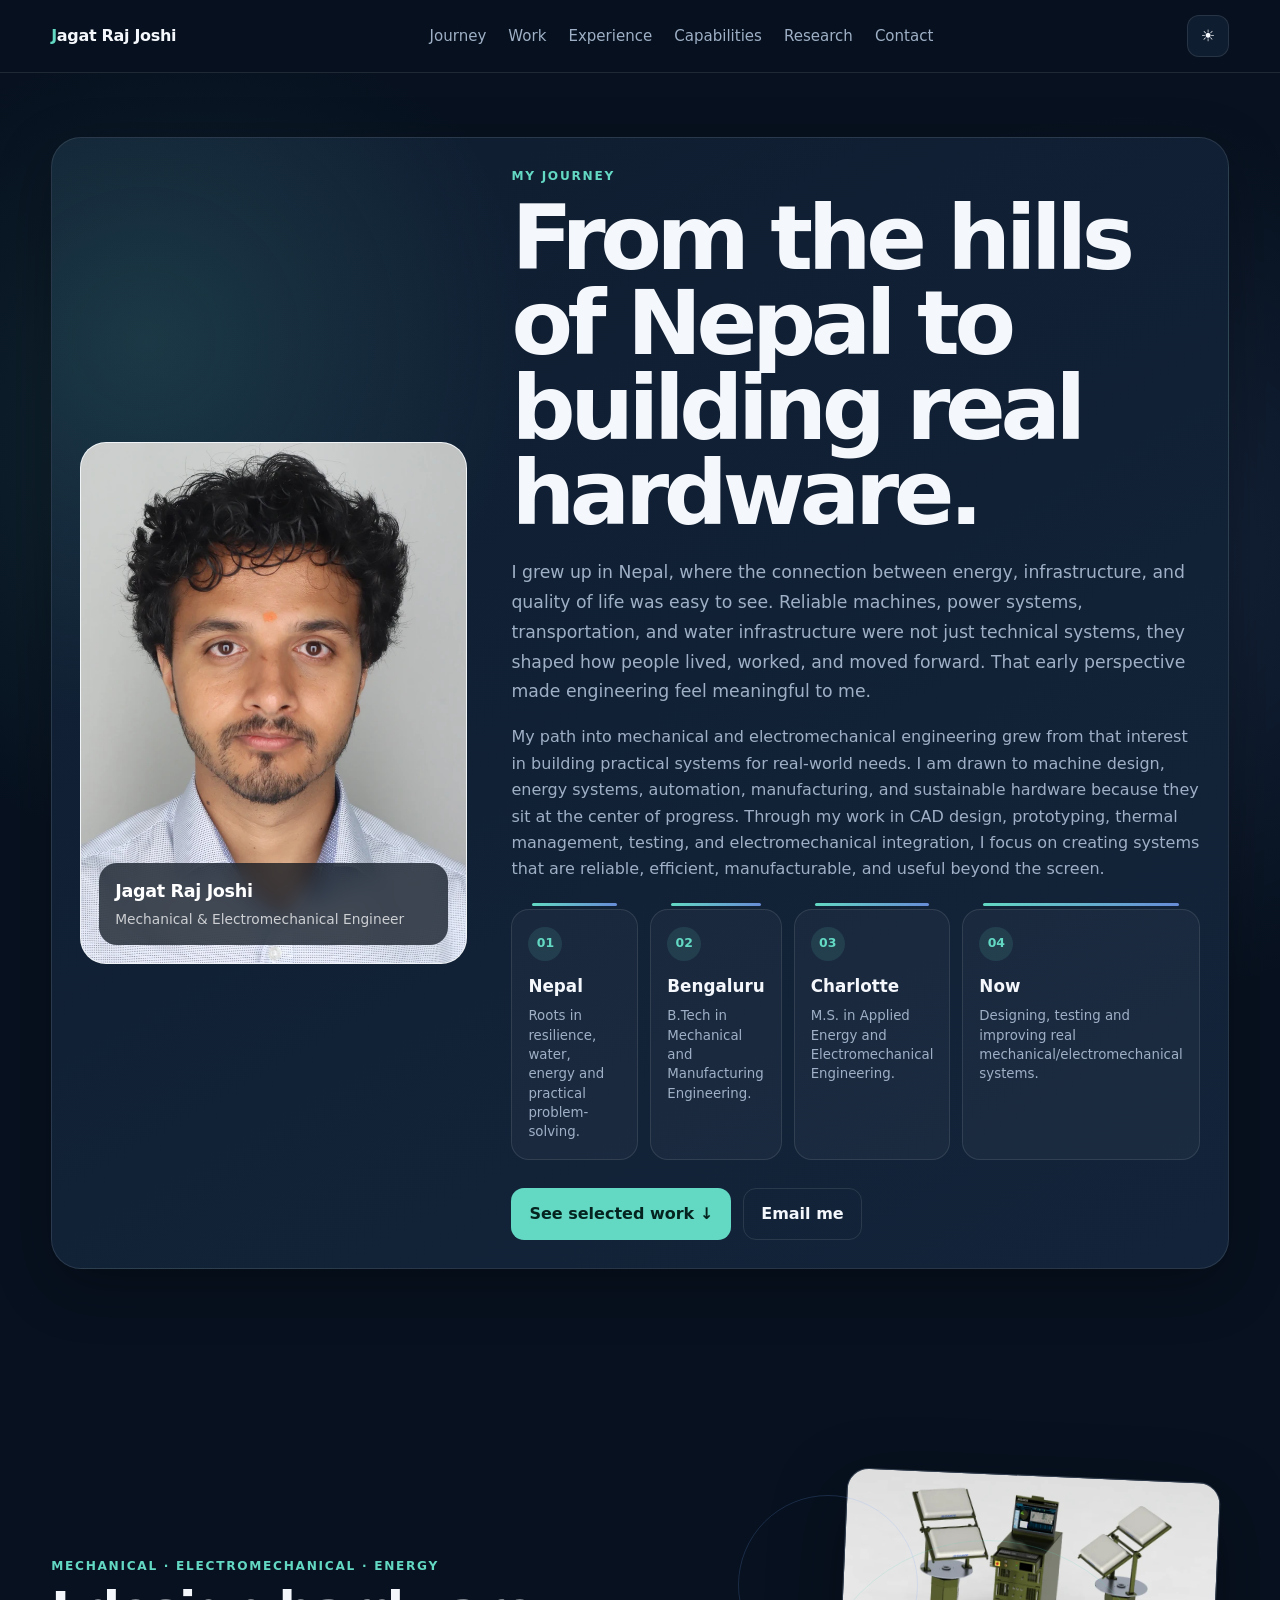
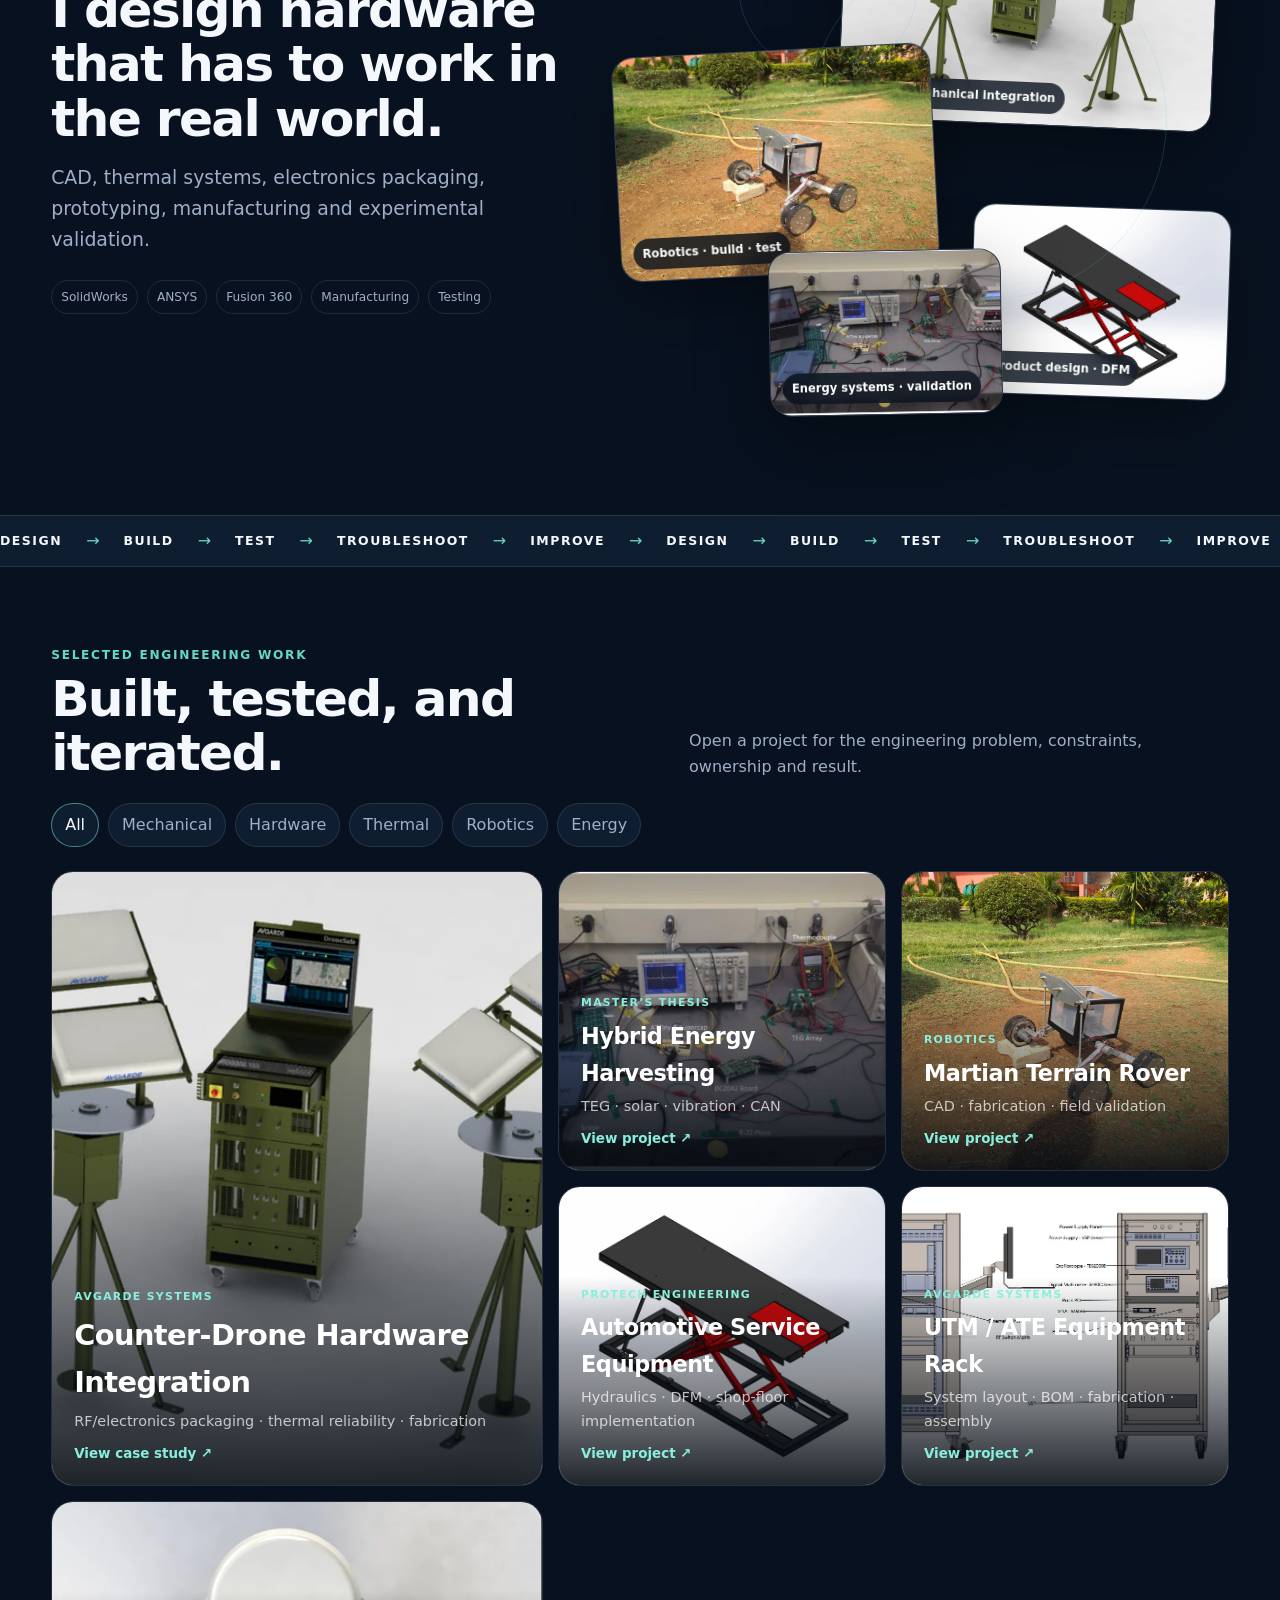
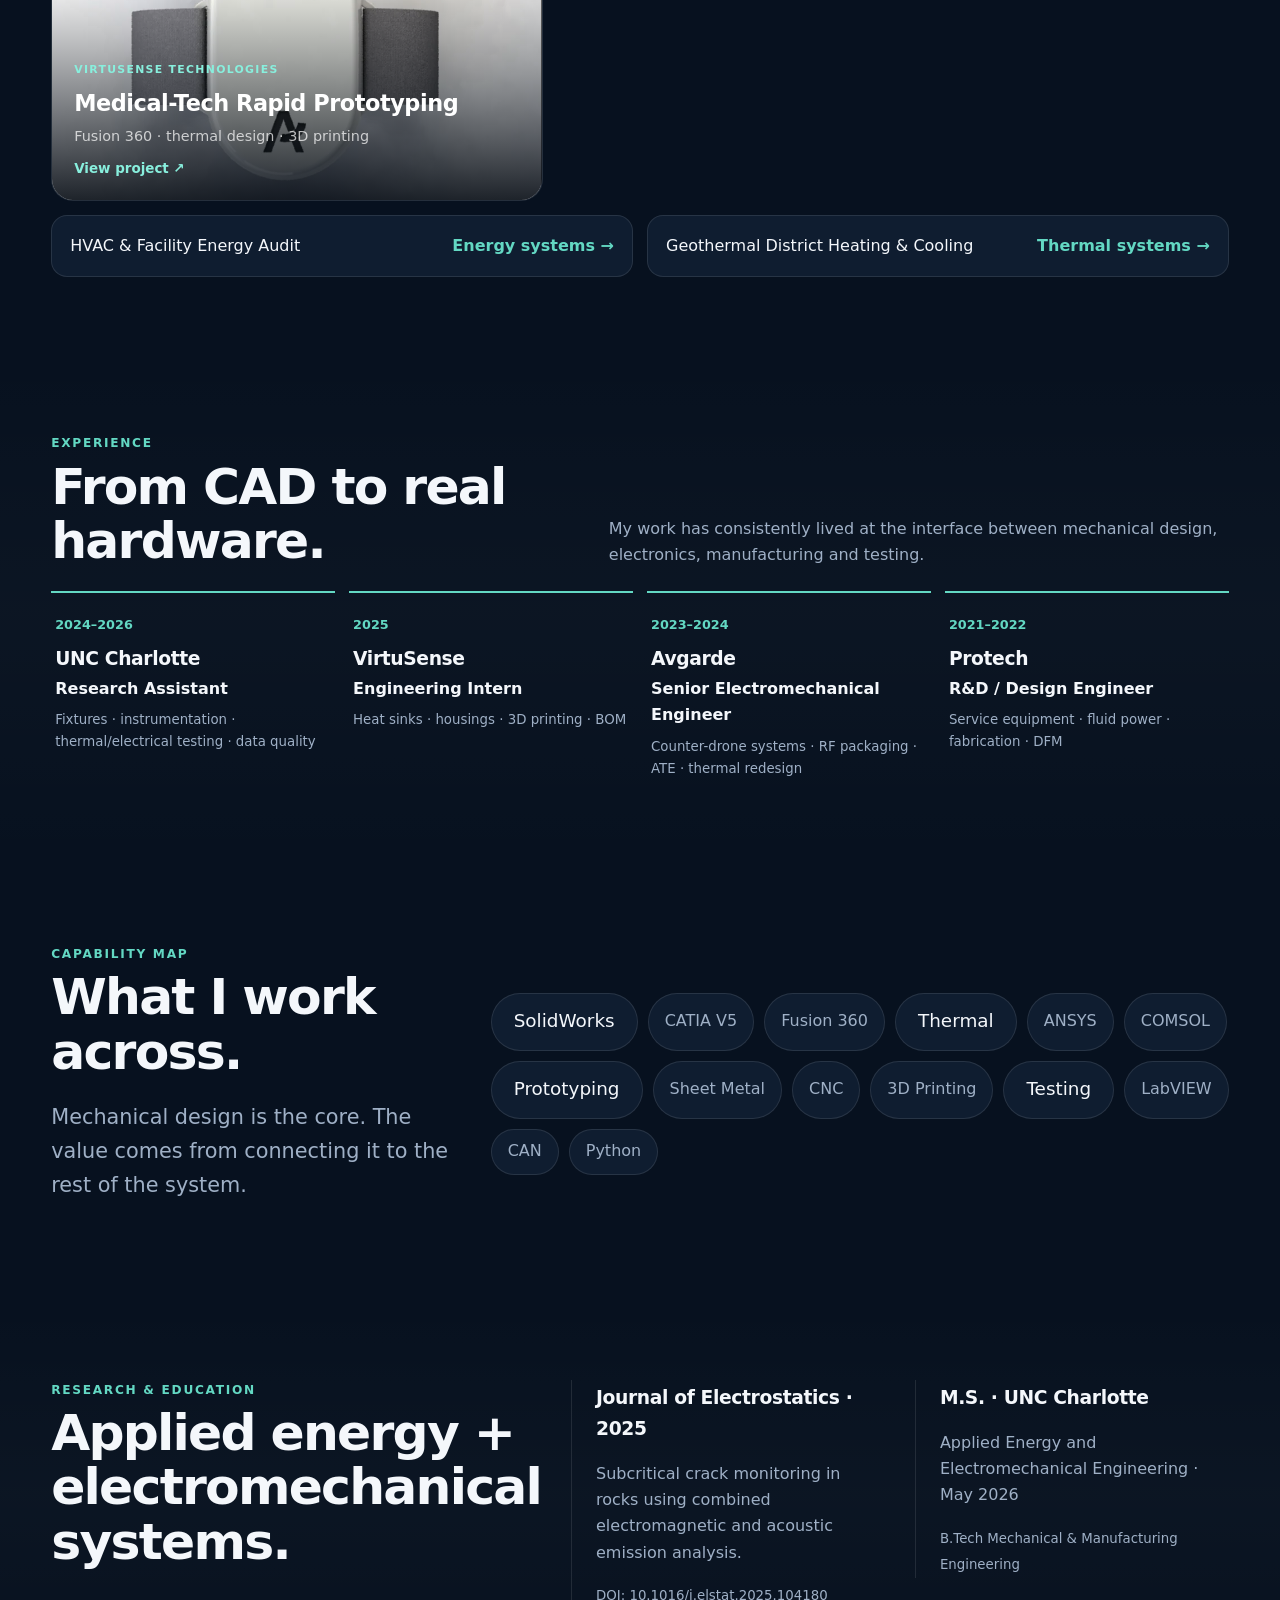
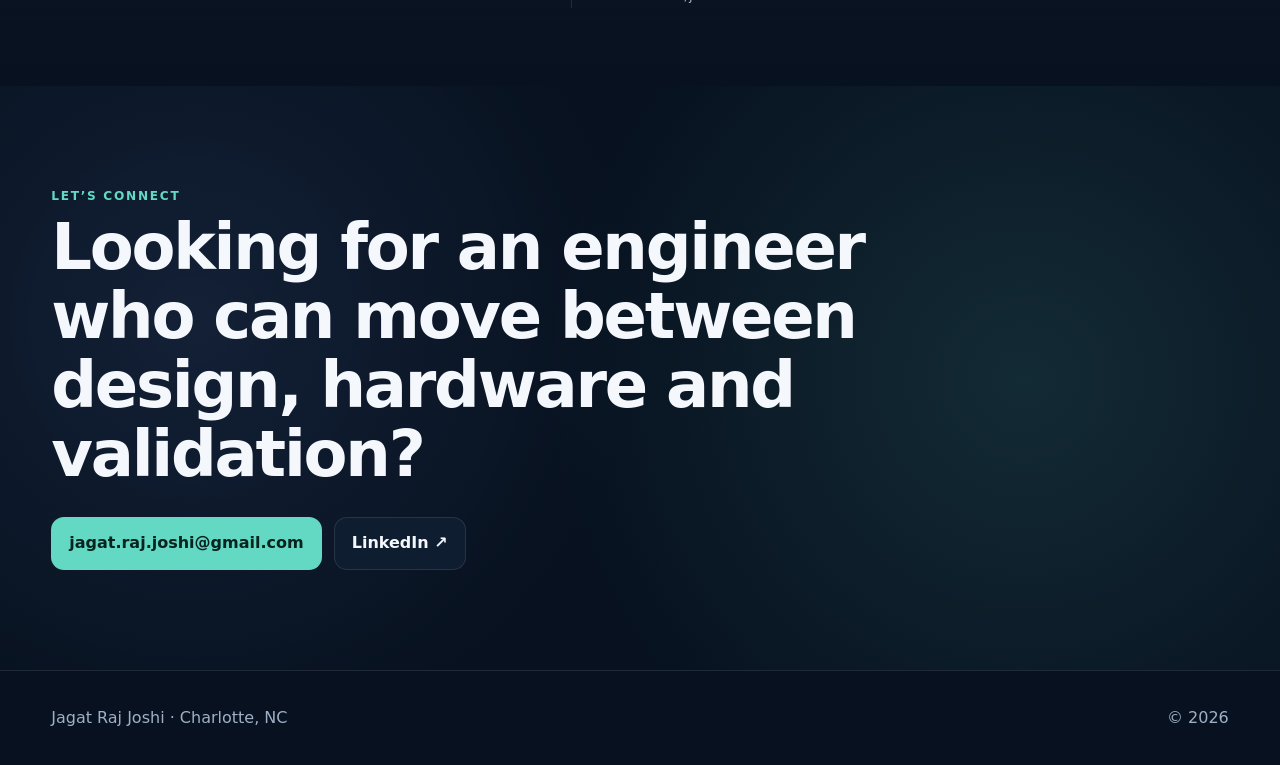
<file: index.html>
<!doctype html>
<html lang="en">
<head>
  <meta charset="utf-8">
  <meta name="viewport" content="width=device-width,initial-scale=1">
  <meta name="description" content="Jagat Raj Joshi — Mechanical, Electromechanical & Energy Systems Engineer. Product design, robotics hardware, thermal systems, manufacturing, testing and energy engineering.">
  <meta name="theme-color" content="#07111f">
  <title>Jagat Raj Joshi | Engineering Portfolio</title>
  <link rel="icon" href="/assets/images/favicon.svg" type="image/svg+xml">
  <link rel="stylesheet" href="/assets/css/styles.css">
</head>
<body>
<a class="skip-link" href="#main">Skip to content</a>

<nav class="nav">
  <div class="container nav-inner">
    <a class="brand" href="/"><span>J</span>agat Raj Joshi</a>
    <div class="nav-links">
      <a href="#about">Journey</a>
      <a href="#projects">Work</a>
      <a href="#experience">Experience</a>
      <a href="#skills">Capabilities</a>
      <a href="#research">Research</a>
      <a href="#contact">Contact</a>
    </div>
    <div class="nav-actions">
      <button class="icon-btn" data-theme-toggle aria-label="Toggle color theme">☀</button>
      <button class="icon-btn menu-btn" data-menu aria-label="Open navigation menu">☰</button>
    </div>
  </div>
</nav>

<main id="main">

<!-- PERSONAL INTRO FIRST -->
<section class="section personal-intro hero-intro" id="about">
  <div class="container intro-grid reveal">
    
    <div class="portrait-card">
      <img src="/assets/images/jagat-headshot.webp" alt="Portrait of Jagat Raj Joshi">
      <div class="portrait-caption">
        <strong>Jagat Raj Joshi</strong>
        <span>Mechanical & Electromechanical Engineer</span>
      </div>
    </div>

    <div class="intro-story">
      <div class="eyebrow">My journey</div>
      <h1>From the hills of Nepal to building real hardware.</h1>
      
   <p class="lead">
  I grew up in Nepal, where the connection between energy, infrastructure, and quality of life was easy to see. 
  Reliable machines, power systems, transportation, and water infrastructure were not just technical systems, they shaped how people lived, worked, and moved forward.
  That early perspective made engineering feel meaningful to me.
</p>

<p>
  My path into mechanical and electromechanical engineering grew from that interest in building practical systems for real-world needs. 
  I am drawn to machine design, energy systems, automation, manufacturing, and sustainable hardware because they sit at the center of progress. 
  Through my work in CAD design, prototyping, thermal management, testing, and electromechanical integration, I focus on creating systems that are reliable, efficient, manufacturable, and useful beyond the screen.
</p>

      <div class="journey-line" aria-label="Journey timeline">
        <div class="journey-step">
          <span>01</span>
          <b>Nepal</b>
          <small>Roots in resilience, water, energy and practical problem-solving.</small>
        </div>

        <div class="journey-step">
          <span>02</span>
          <b>Bengaluru</b>
          <small>B.Tech in Mechanical and Manufacturing Engineering.</small>
        </div>

        <div class="journey-step">
          <span>03</span>
          <b>Charlotte</b>
          <small>M.S. in Applied Energy and Electromechanical Engineering.</small>
        </div>

        <div class="journey-step">
          <span>04</span>
          <b>Now</b>
          <small>Designing, testing and improving real mechanical/electromechanical systems.</small>
        </div>
      </div>

      <div class="cta-row">
        <a class="btn primary" href="#projects">See selected work ↓</a>
        <a class="btn ghost" href="mailto:jagat.raj.joshi@gmail.com">Email me</a>
      </div>
    </div>

  </div>
</section>


<!-- ENGINEERING HERO SECOND -->
<section class="hero visual-hero">
  <div class="container hero-grid visual-hero-grid">
    
    <div class="hero-copy reveal">
      <div class="eyebrow">Mechanical · Electromechanical · Energy</div>
      <h2>I design hardware that has to work in the real world.</h2>
      
      <p class="hero-short">
        CAD, thermal systems, electronics packaging, prototyping, manufacturing and experimental validation.
      </p>

      <div class="mini-proof">
        <span>SolidWorks</span>
        <span>ANSYS</span>
        <span>Fusion 360</span>
        <span>Manufacturing</span>
        <span>Testing</span>
      </div>
    </div>

    <div class="hero-collage" data-parallax-root aria-label="Selected engineering work">
      
      <a href="/projects/counter-drone-hardware.html" class="float-card fc-1" data-depth="14">
        <img src="/assets/images/avgarde-system.webp" alt="Counter-drone electromechanical platform rendering">
        <span>Electromechanical integration</span>
      </a>

      <a href="/projects/martian-rover.html" class="float-card fc-2" data-depth="22">
        <img src="/assets/images/rover-field.webp" alt="Fabricated Martian terrain rover">
        <span>Robotics · build · test</span>
      </a>

      <a href="/projects/protech-products.html" class="float-card fc-3" data-depth="10">
        <img src="/assets/images/protech-ramp.webp" alt="Automotive service ramp CAD">
        <span>Product design · DFM</span>
      </a>

      <a href="/projects/hybrid-energy.html" class="float-card fc-4" data-depth="18">
        <img src="/assets/images/thesis-testbench.webp" alt="Hybrid energy harvesting experimental test bench">
        <span>Energy systems · validation</span>
      </a>

      <div class="orbit orbit-a"></div>
      <div class="orbit orbit-b"></div>
    </div>

  </div>
</section>

  <div class="work-marquee" aria-hidden="true">
  <div class="marquee-track">
    <span>DESIGN</span><i>→</i><span>BUILD</span><i>→</i><span>TEST</span><i>→</i><span>TROUBLESHOOT</span><i>→</i><span>IMPROVE</span><i>→</i>
    <span>DESIGN</span><i>→</i><span>BUILD</span><i>→</i><span>TEST</span><i>→</i><span>TROUBLESHOOT</span><i>→</i><span>IMPROVE</span><i>→</i>
  </div>
</div>

<section class="section visual-projects" id="projects">
  <div class="container">
    <div class="section-head compact-head">
      <div>
        <div class="eyebrow">Selected engineering work</div>
        <h2>Built, tested, and iterated.</h2>
      </div>
      <p>Open a project for the engineering problem, constraints, ownership and result.</p>
    </div>

    <div class="filter-row">
      <button class="filter active" data-filter="all">All</button>
      <button class="filter" data-filter="mechanical">Mechanical</button>
      <button class="filter" data-filter="hardware">Hardware</button>
      <button class="filter" data-filter="thermal">Thermal</button>
      <button class="filter" data-filter="robotics">Robotics</button>
      <button class="filter" data-filter="energy">Energy</button>
    </div>

    <div class="visual-work-grid">
      <a class="image-project feature-project reveal" data-category="mechanical hardware thermal" href="/projects/counter-drone-hardware.html">
        <img src="/assets/images/avgarde-system.webp" alt="Counter-drone electromechanical platform">
        <div class="image-project-overlay">
          <span class="project-kicker">Avgarde Systems</span>
          <h3>Counter-Drone Hardware Integration</h3>
          <p>RF/electronics packaging · thermal reliability · fabrication</p>
          <b>View case study ↗</b>
        </div>
      </a>

      <a class="image-project reveal" data-category="energy test" href="/projects/hybrid-energy.html">
        <img src="/assets/images/thesis-testbench.webp" alt="Hybrid energy harvesting test setup">
        <div class="image-project-overlay">
          <span class="project-kicker">Master’s Thesis</span>
          <h3>Hybrid Energy Harvesting</h3>
          <p>TEG · solar · vibration · CAN</p>
          <b>View project ↗</b>
        </div>
      </a>

      <a class="image-project reveal" data-category="mechanical robotics" href="/projects/martian-rover.html">
        <img src="/assets/images/rover-field.webp" alt="Fabricated terrain rover during field testing">
        <div class="image-project-overlay">
          <span class="project-kicker">Robotics</span>
          <h3>Martian Terrain Rover</h3>
          <p>CAD · fabrication · field validation</p>
          <b>View project ↗</b>
        </div>
      </a>

      <a class="image-project reveal" data-category="mechanical manufacturing" href="/projects/protech-products.html">
        <img src="/assets/images/protech-ramp.webp" alt="Automotive service equipment CAD">
        <div class="image-project-overlay">
          <span class="project-kicker">Protech Engineering</span>
          <h3>Automotive Service Equipment</h3>
          <p>Hydraulics · DFM · shop-floor implementation</p>
          <b>View project ↗</b>
        </div>
      </a>

      <a class="image-project reveal" data-category="mechanical hardware test" href="/projects/utm-rack.html">
        <img src="/assets/images/utm-rack.webp" alt="Automatic test equipment rack design">
        <div class="image-project-overlay">
          <span class="project-kicker">Avgarde Systems</span>
          <h3>UTM / ATE Equipment Rack</h3>
          <p>System layout · BOM · fabrication · assembly</p>
          <b>View project ↗</b>
        </div>
      </a>

      <a class="image-project reveal" data-category="mechanical hardware thermal" href="/projects/virtusense-device.html">
        <img src="/assets/images/virtusense-device-1.webp" alt="Medical technology product concept">
        <div class="image-project-overlay">
          <span class="project-kicker">VirtuSense Technologies</span>
          <h3>Medical-Tech Rapid Prototyping</h3>
          <p>Fusion 360 · thermal design · 3D printing</p>
          <b>View project ↗</b>
        </div>
      </a>
    </div>

    <div class="secondary-links reveal">
      <a href="/projects/hvac-audit.html"><span>HVAC & Facility Energy Audit</span><b>Energy systems →</b></a>
      <a href="/projects/geothermal-district.html"><span>Geothermal District Heating & Cooling</span><b>Thermal systems →</b></a>
    </div>
  </div>
</section>

<section class="section soft" id="experience">
  <div class="container">
    <div class="section-head compact-head">
      <div><div class="eyebrow">Experience</div><h2>From CAD to real hardware.</h2></div>
      <p>My work has consistently lived at the interface between mechanical design, electronics, manufacturing and testing.</p>
    </div>
    <div class="experience-strip">
      <article class="exp-card reveal"><span>2024–2026</span><h3>UNC Charlotte</h3><p>Research Assistant</p><small>Fixtures · instrumentation · thermal/electrical testing · data quality</small></article>
      <article class="exp-card reveal"><span>2025</span><h3>VirtuSense</h3><p>Engineering Intern</p><small>Heat sinks · housings · 3D printing · BOM</small></article>
      <article class="exp-card reveal"><span>2023–2024</span><h3>Avgarde</h3><p>Senior Electromechanical Engineer</p><small>Counter-drone systems · RF packaging · ATE · thermal redesign</small></article>
      <article class="exp-card reveal"><span>2021–2022</span><h3>Protech</h3><p>R&D / Design Engineer</p><small>Service equipment · fluid power · fabrication · DFM</small></article>
    </div>
  </div>
</section>

<section class="section" id="skills">
  <div class="container skill-visual-grid">
    <div class="reveal">
      <div class="eyebrow">Capability map</div>
      <h2>What I work across.</h2>
      <p class="lead">Mechanical design is the core. The value comes from connecting it to the rest of the system.</p>
    </div>
    <div class="capability-cloud reveal">
      <span class="cap cap-lg">SolidWorks</span>
      <span class="cap">CATIA V5</span>
      <span class="cap">Fusion 360</span>
      <span class="cap cap-lg">Thermal</span>
      <span class="cap">ANSYS</span>
      <span class="cap">COMSOL</span>
      <span class="cap cap-lg">Prototyping</span>
      <span class="cap">Sheet Metal</span>
      <span class="cap">CNC</span>
      <span class="cap">3D Printing</span>
      <span class="cap cap-lg">Testing</span>
      <span class="cap">LabVIEW</span>
      <span class="cap">CAN</span>
      <span class="cap">Python</span>
    </div>
  </div>
</section>

<section class="section soft" id="research">
  <div class="container research-band reveal">
    <div>
      <div class="eyebrow">Research & education</div>
      <h2>Applied energy + electromechanical systems.</h2>
    </div>
    <div class="research-copy">
      <h3>Journal of Electrostatics · 2025</h3>
      <p>Subcritical crack monitoring in rocks using combined electromagnetic and acoustic emission analysis.</p>
      <small>DOI: 10.1016/j.elstat.2025.104180</small>
    </div>
    <div class="research-copy">
      <h3>M.S. · UNC Charlotte</h3>
      <p>Applied Energy and Electromechanical Engineering · May 2026</p>
      <small>B.Tech Mechanical & Manufacturing Engineering</small>
    </div>
  </div>
</section>

<section class="section contact-visual" id="contact">
  <div class="container reveal">
    <div class="eyebrow">Let’s connect</div>
    <h2>Looking for an engineer who can move between design, hardware and validation?</h2>
    <div class="cta-row">
      <a class="btn primary" href="mailto:jagat.raj.joshi@gmail.com">jagat.raj.joshi@gmail.com</a>
      <a class="btn" href="https://www.linkedin.com/in/jagat-joshi" target="_blank" rel="noreferrer">LinkedIn ↗</a>
    </div>
  </div>
</section>
</main>

<footer class="footer">
  <div class="container footer-row">
    <div>Jagat Raj Joshi · Charlotte, NC</div>
    <div>© <span id="year"></span></div>
  </div>
</footer>

<script src="/assets/js/main.js"></script>
</body>
</html>
</file>
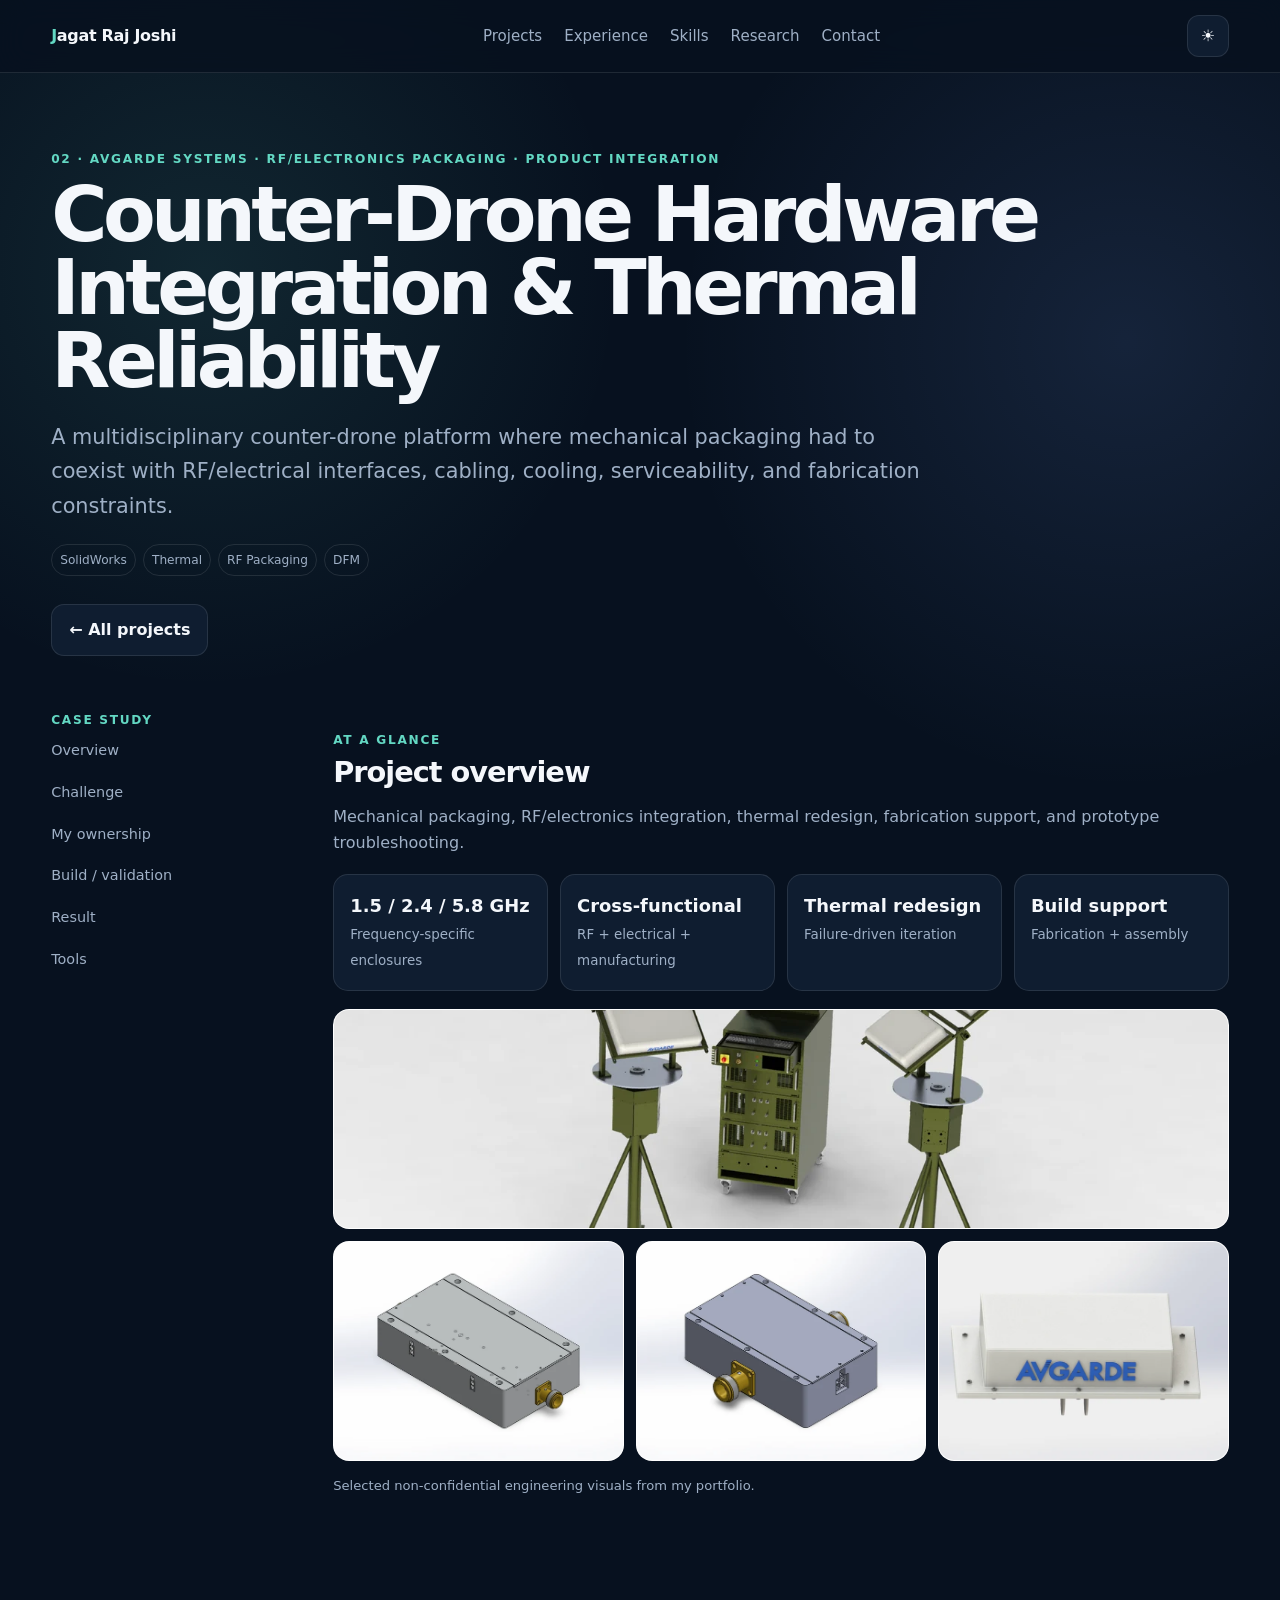
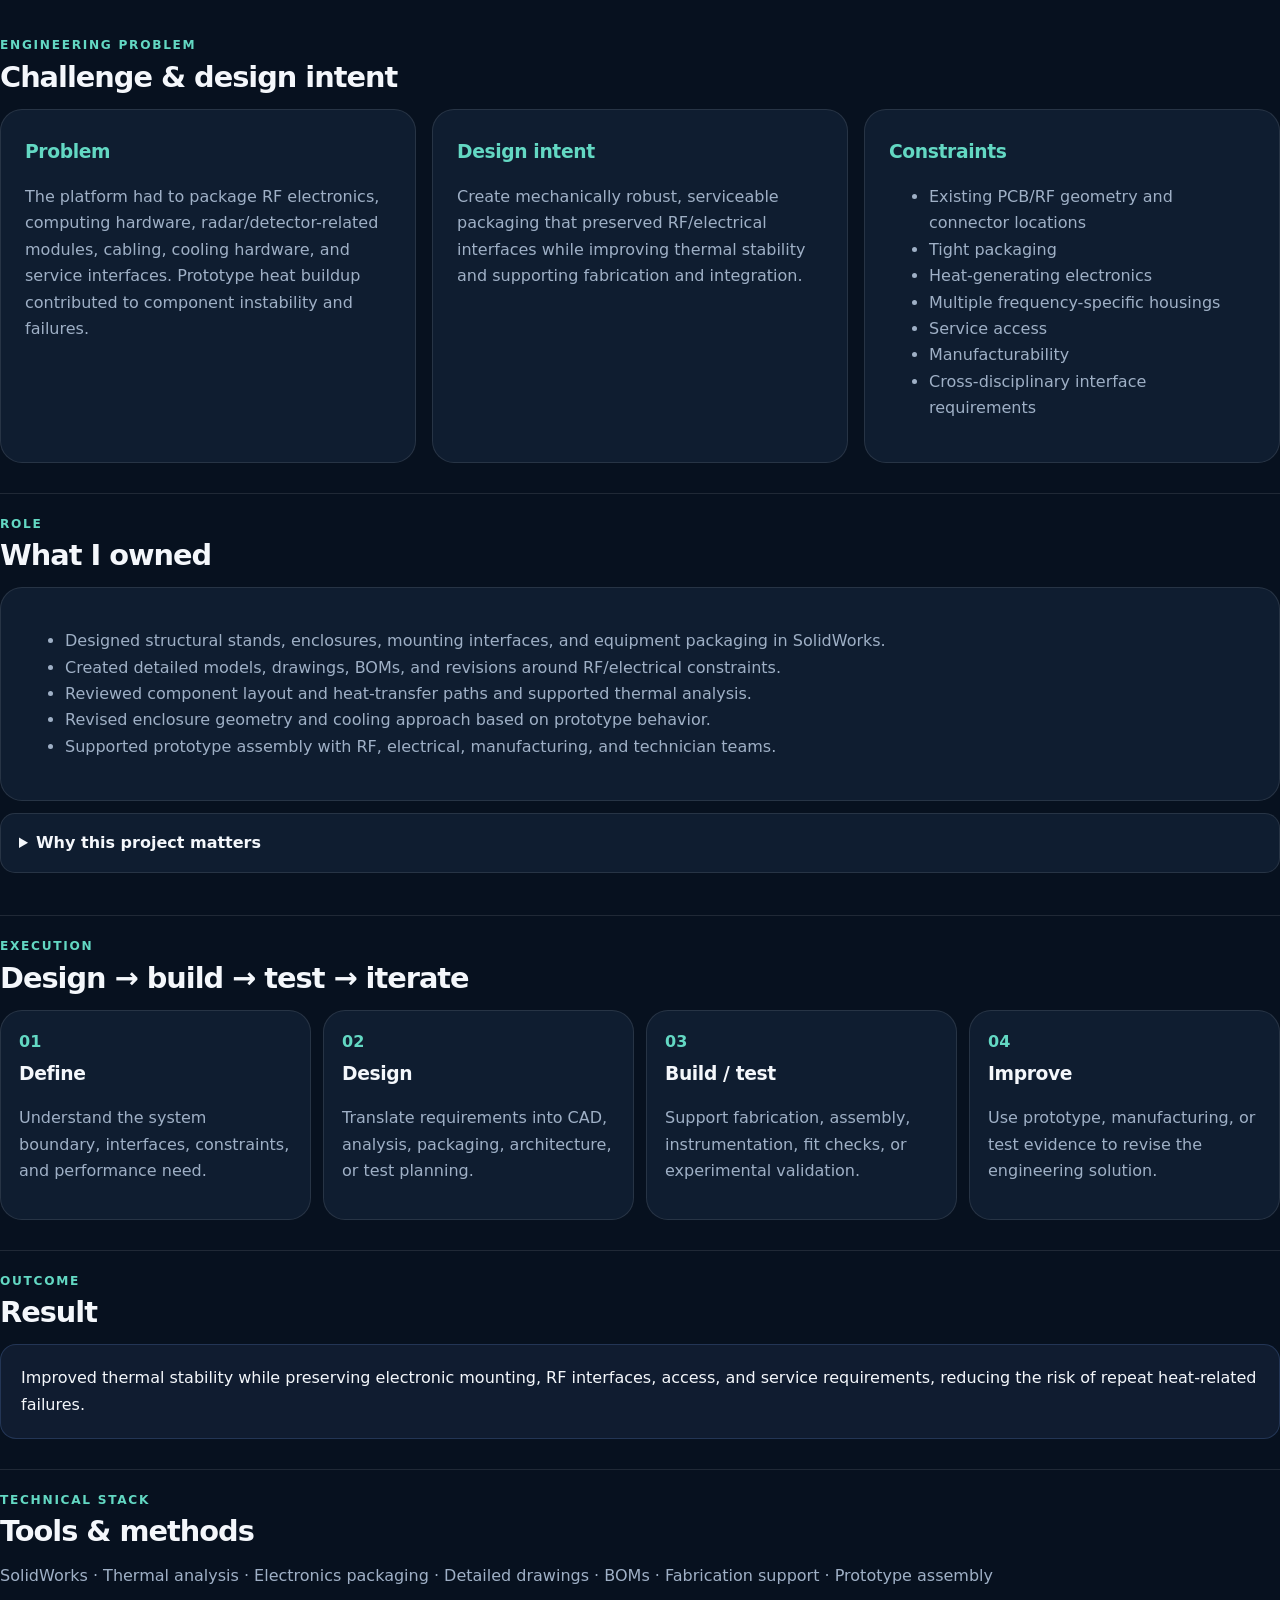
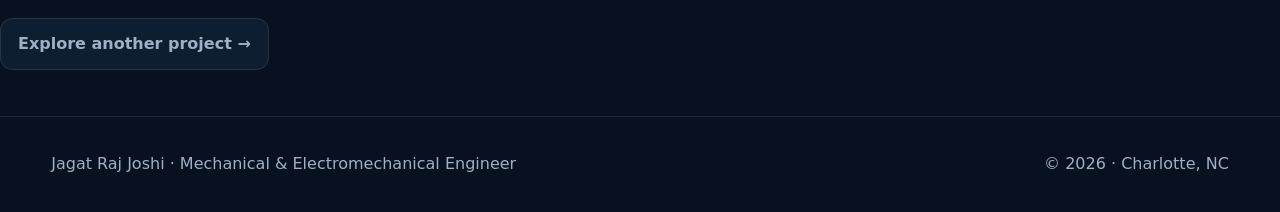
<file: projects/counter-drone-hardware.html>
<!doctype html>
<html lang="en">
<head>
  <link rel="icon" href="/assets/images/favicon.svg" type="image/svg+xml">
  <meta charset="utf-8">
  <meta name="viewport" content="width=device-width,initial-scale=1">
  <meta name="description" content="Counter-Drone Hardware Integration & Thermal Reliability — engineering case study by Jagat Raj Joshi.">
  <title>Counter-Drone Hardware Integration & Thermal Reliability | Jagat Raj Joshi</title>
  <link rel="stylesheet" href="/assets/css/styles.css">
</head>
<body>

<a class="skip-link" href="#main">Skip to content</a>
<nav class="nav">
  <div class="container nav-inner">
    <a class="brand" href="/"><span>J</span>agat Raj Joshi</a>
    <div class="nav-links">
      <a href="/#projects">Projects</a>
      <a href="/#experience">Experience</a>
      <a href="/#skills">Skills</a>
      <a href="/#research">Research</a>
      <a href="/#contact">Contact</a>
    </div>
    <div class="nav-actions">
      <button class="icon-btn" data-theme-toggle aria-label="Toggle color theme">☀</button>
      <button class="icon-btn menu-btn" data-menu aria-label="Open navigation menu">☰</button>
    </div>
  </div>
</nav>

<main id="main">
<header class="project-hero">
  <div class="container reveal">
    <div class="eyebrow">02 · Avgarde Systems · RF/Electronics Packaging · Product Integration</div>
    <h1>Counter-Drone Hardware Integration & Thermal Reliability</h1>
    <p class="lead">A multidisciplinary counter-drone platform where mechanical packaging had to coexist with RF/electrical interfaces, cabling, cooling, serviceability, and fabrication constraints.</p>
    <div class="tag-row"><span class="tag">SolidWorks</span><span class="tag">Thermal</span><span class="tag">RF Packaging</span><span class="tag">DFM</span></div>
    <div class="cta-row"><a class="btn" href="/#projects">← All projects</a></div>
  </div>
</header>

<section class="project-shell">
  <div class="container case-layout">
    <aside class="case-nav">
      <div class="eyebrow">Case study</div>
      <a href="#overview">Overview</a>
      <a href="#challenge">Challenge</a>
      <a href="#ownership">My ownership</a>
      <a href="#validation">Build / validation</a>
      <a href="#result">Result</a>
      <a href="#tools">Tools</a>
    </aside>

    <article>
      <section class="case-section reveal" id="overview">
        <div class="eyebrow">At a glance</div>
        <h2>Project overview</h2>
        <p>Mechanical packaging, RF/electronics integration, thermal redesign, fabrication support, and prototype troubleshooting.</p>
        <div class="metric-grid"><div class="metric"><strong>1.5 / 2.4 / 5.8 GHz</strong><span>Frequency-specific enclosures</span></div><div class="metric"><strong>Cross-functional</strong><span>RF + electrical + manufacturing</span></div><div class="metric"><strong>Thermal redesign</strong><span>Failure-driven iteration</span></div><div class="metric"><strong>Build support</strong><span>Fabrication + assembly</span></div></div>
        <div class="project-gallery three"><img class="wide" src="/assets/images/avgarde-system.webp" alt="Representative full-system counter-drone rendering"><img class="" src="/assets/images/avgarde-rf-enclosure-1.webp" alt="Frequency-specific RF enclosure design"><img class="" src="/assets/images/avgarde-rf-enclosure-2.webp" alt="RF/electronics enclosure and connector integration"><img class="" src="/assets/images/avgarde-compact-housing.webp" alt="Compact electronic hardware packaging"></div><p class="figure-caption">Selected non-confidential engineering visuals from my portfolio.</p></div>
      </section>

      <section class="case-section reveal" id="challenge">
        <div class="eyebrow">Engineering problem</div>
        <h2>Challenge & design intent</h2>
        <div class="triad">
          <div class="card"><h3>Problem</h3><p>The platform had to package RF electronics, computing hardware, radar/detector-related modules, cabling, cooling hardware, and service interfaces. Prototype heat buildup contributed to component instability and failures.</p></div>
          <div class="card"><h3>Design intent</h3><p>Create mechanically robust, serviceable packaging that preserved RF/electrical interfaces while improving thermal stability and supporting fabrication and integration.</p></div>
          <div class="card"><h3>Constraints</h3><ul><li>Existing PCB/RF geometry and connector locations</li><li>Tight packaging</li><li>Heat-generating electronics</li><li>Multiple frequency-specific housings</li><li>Service access</li><li>Manufacturability</li><li>Cross-disciplinary interface requirements</li></ul></div>
        </div>
      </section>

      <section class="case-section reveal" id="ownership">
        <div class="eyebrow">Role</div>
        <h2>What I owned</h2>
        <div class="card"><ul><li>Designed structural stands, enclosures, mounting interfaces, and equipment packaging in SolidWorks.</li><li>Created detailed models, drawings, BOMs, and revisions around RF/electrical constraints.</li><li>Reviewed component layout and heat-transfer paths and supported thermal analysis.</li><li>Revised enclosure geometry and cooling approach based on prototype behavior.</li><li>Supported prototype assembly with RF, electrical, manufacturing, and technician teams.</li></ul></div>
        <details>
          <summary>Why this project matters</summary>
          <p>This project demonstrates my preferred engineering workflow: connect system requirements to mechanical design, move the design into real hardware, observe actual behavior, and use evidence from fabrication or testing to guide the next iteration.</p>
        </details>
      </section>

      <section class="case-section reveal" id="validation">
        <div class="eyebrow">Execution</div>
        <h2>Design → build → test → iterate</h2>
        <div class="process">
          <div class="card"><b>01</b><h3>Define</h3><p>Understand the system boundary, interfaces, constraints, and performance need.</p></div>
          <div class="card"><b>02</b><h3>Design</h3><p>Translate requirements into CAD, analysis, packaging, architecture, or test planning.</p></div>
          <div class="card"><b>03</b><h3>Build / test</h3><p>Support fabrication, assembly, instrumentation, fit checks, or experimental validation.</p></div>
          <div class="card"><b>04</b><h3>Improve</h3><p>Use prototype, manufacturing, or test evidence to revise the engineering solution.</p></div>
        </div>
      </section>

      <section class="case-section reveal" id="result">
        <div class="eyebrow">Outcome</div>
        <h2>Result</h2>
        <div class="callout">Improved thermal stability while preserving electronic mounting, RF interfaces, access, and service requirements, reducing the risk of repeat heat-related failures.</div>
      </section>

      <section class="case-section reveal" id="tools">
        <div class="eyebrow">Technical stack</div>
        <h2>Tools & methods</h2>
        <p>SolidWorks · Thermal analysis · Electronics packaging · Detailed drawings · BOMs · Fabrication support · Prototype assembly</p>
        <p style="margin-top:28px"><a class="btn" href="/#projects">Explore another project →</a></p>
      </section>
    </article>
  </div>
</section>
</main>

<footer class="footer">
  <div class="container footer-row">
    <div>Jagat Raj Joshi · Mechanical & Electromechanical Engineer</div>
    <div>© <span id="year"></span> · Charlotte, NC</div>
  </div>
</footer>
<script src="/assets/js/main.js"></script>

</body>
</html>
</file>
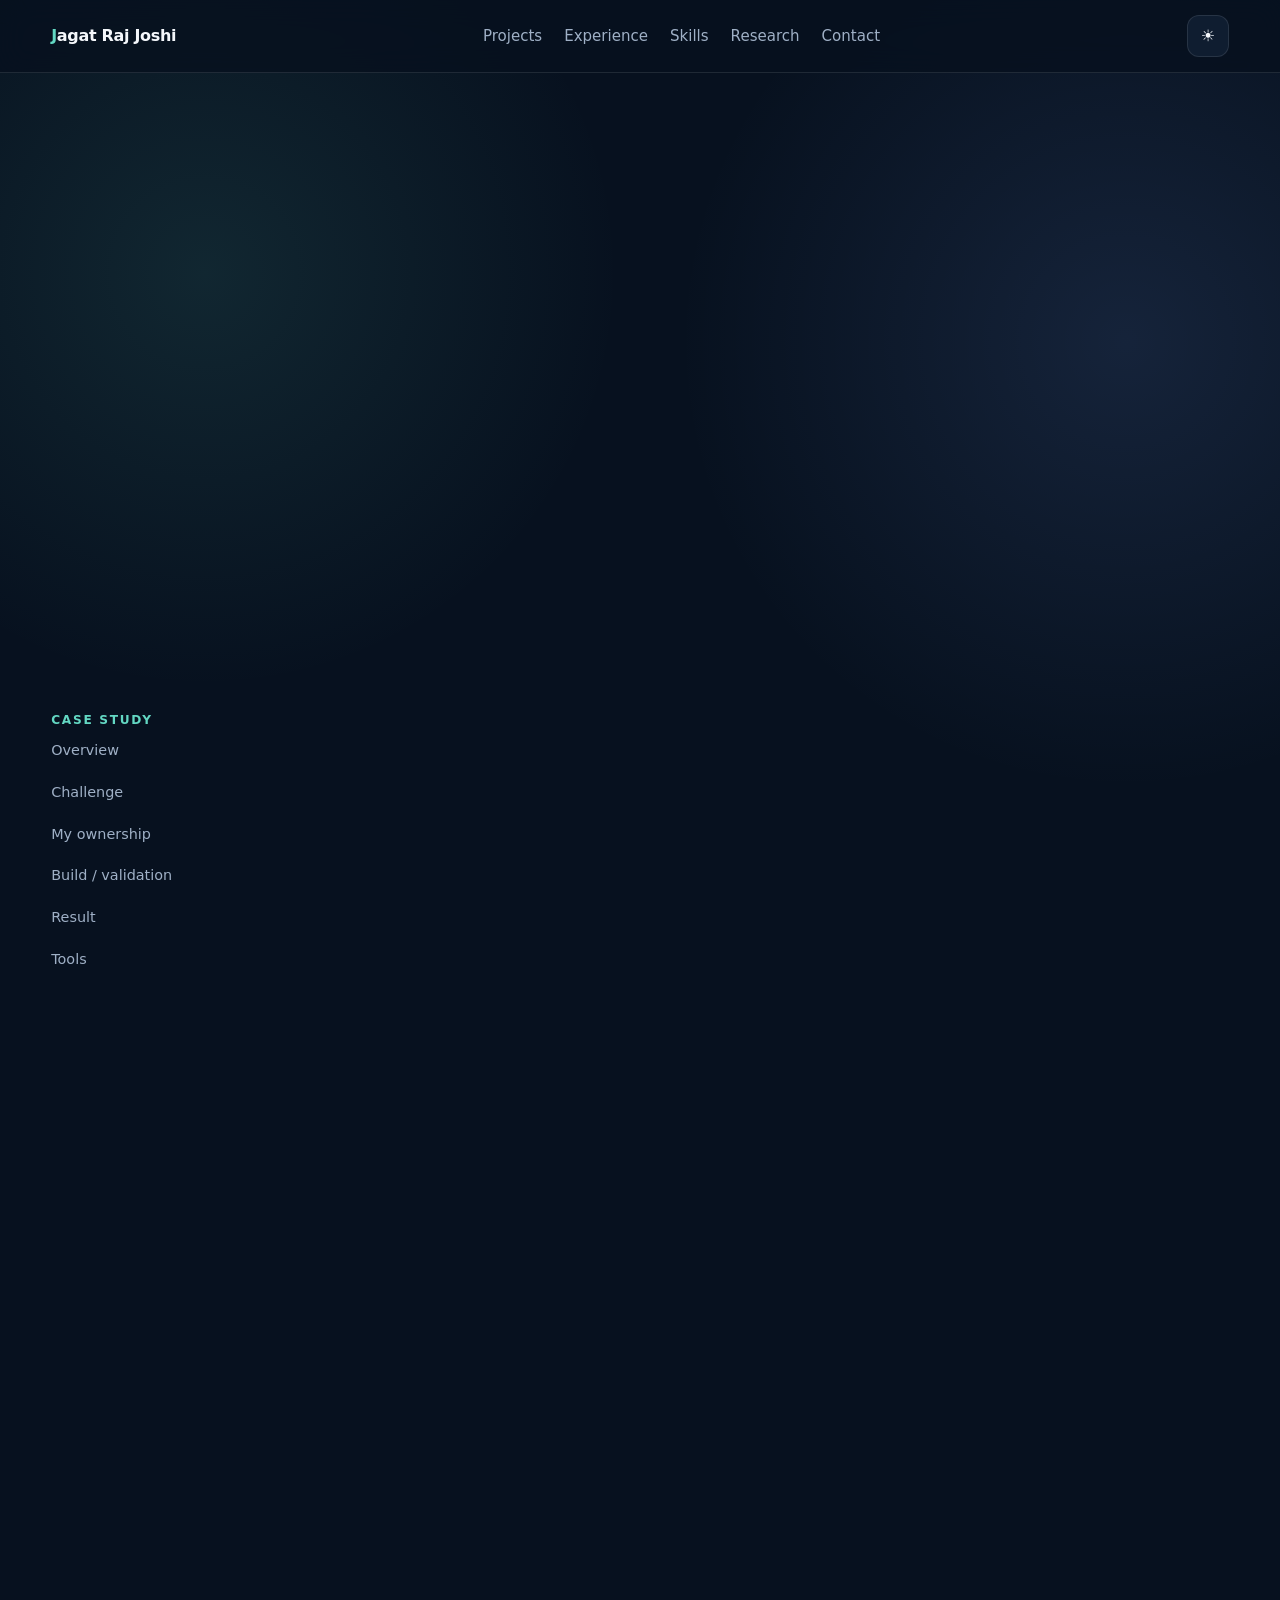
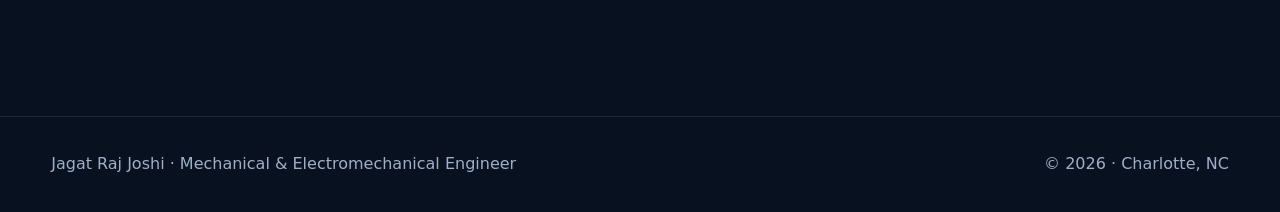
<file: projects/counter-drone-thermal.html>
<!doctype html><html><head>
  <link rel="icon" href="/assets/images/favicon.svg" type="image/svg+xml">
<meta charset="utf-8"><meta http-equiv="refresh" content="0; url=/projects/counter-drone-hardware.html">
<link rel="canonical" href="/projects/counter-drone-hardware.html"><title>Redirecting…</title></head>
<body><p>Redirecting…</p></body></html>
</file>
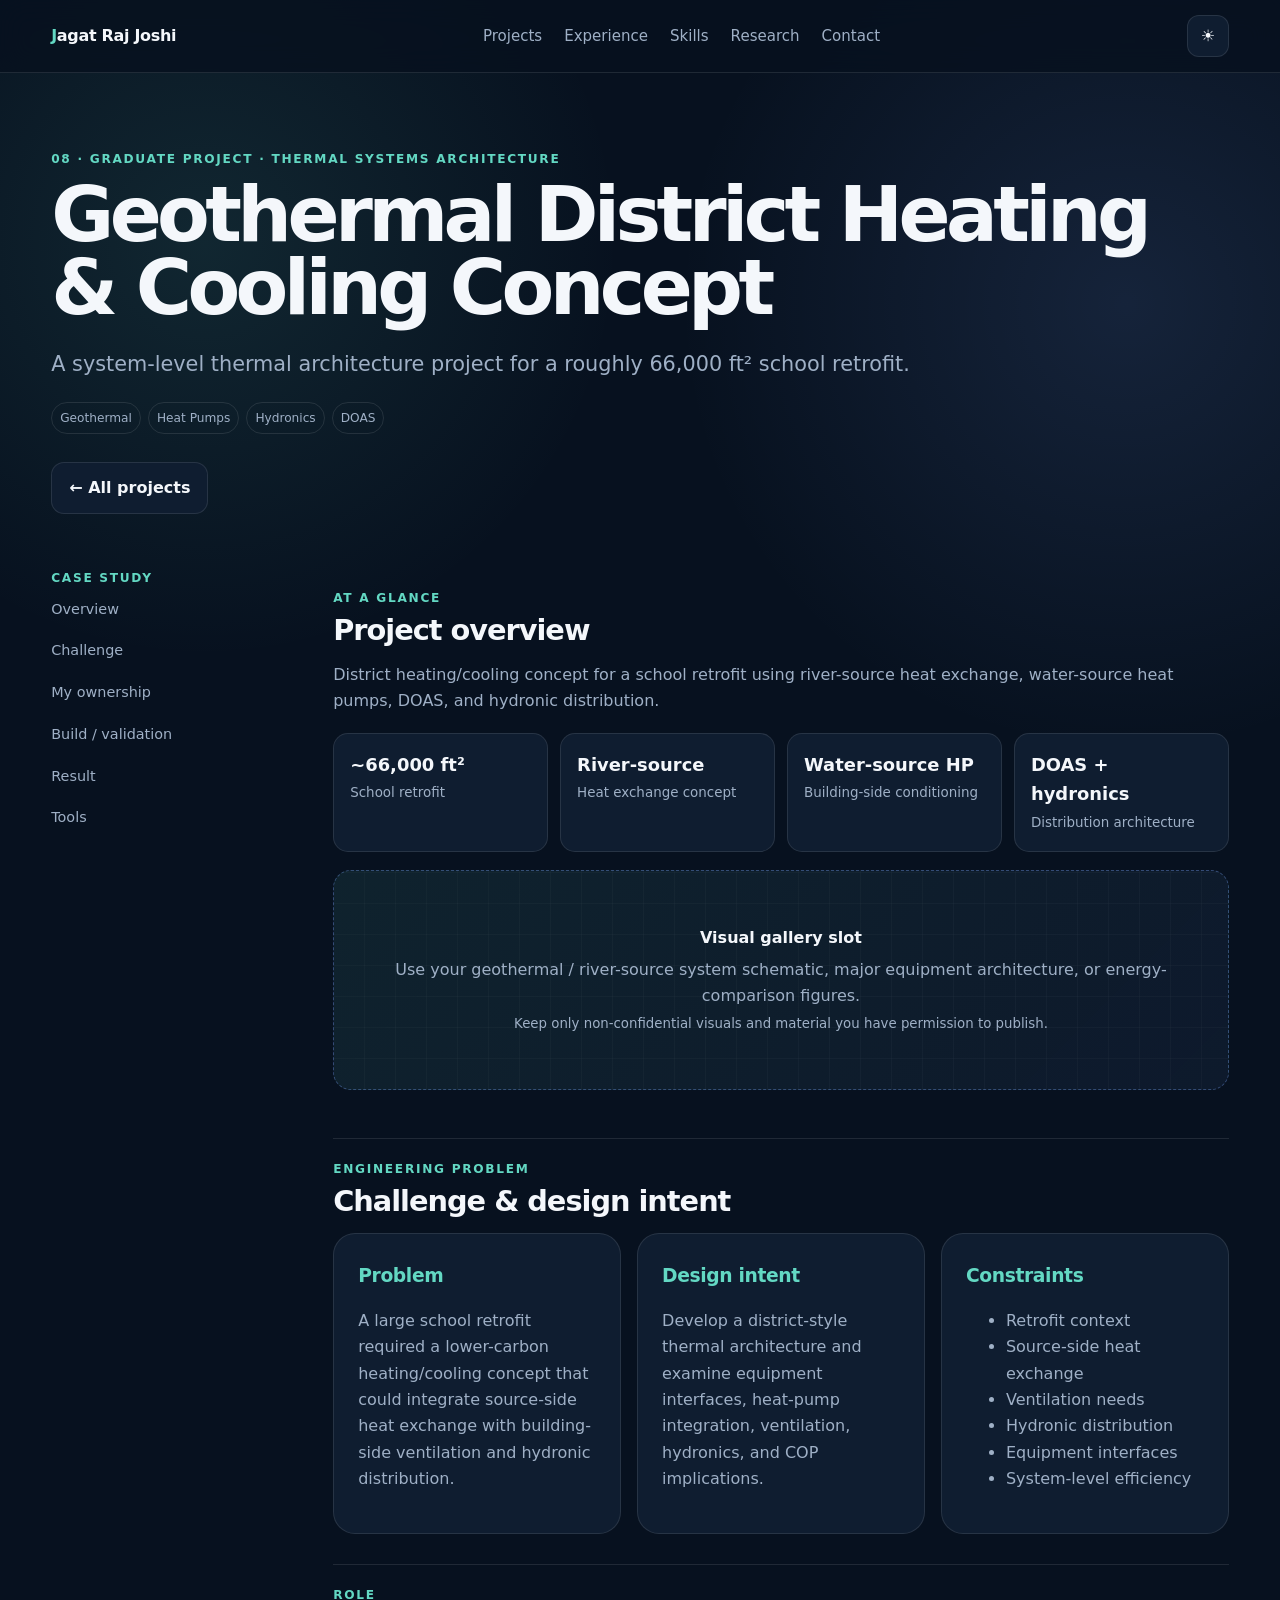
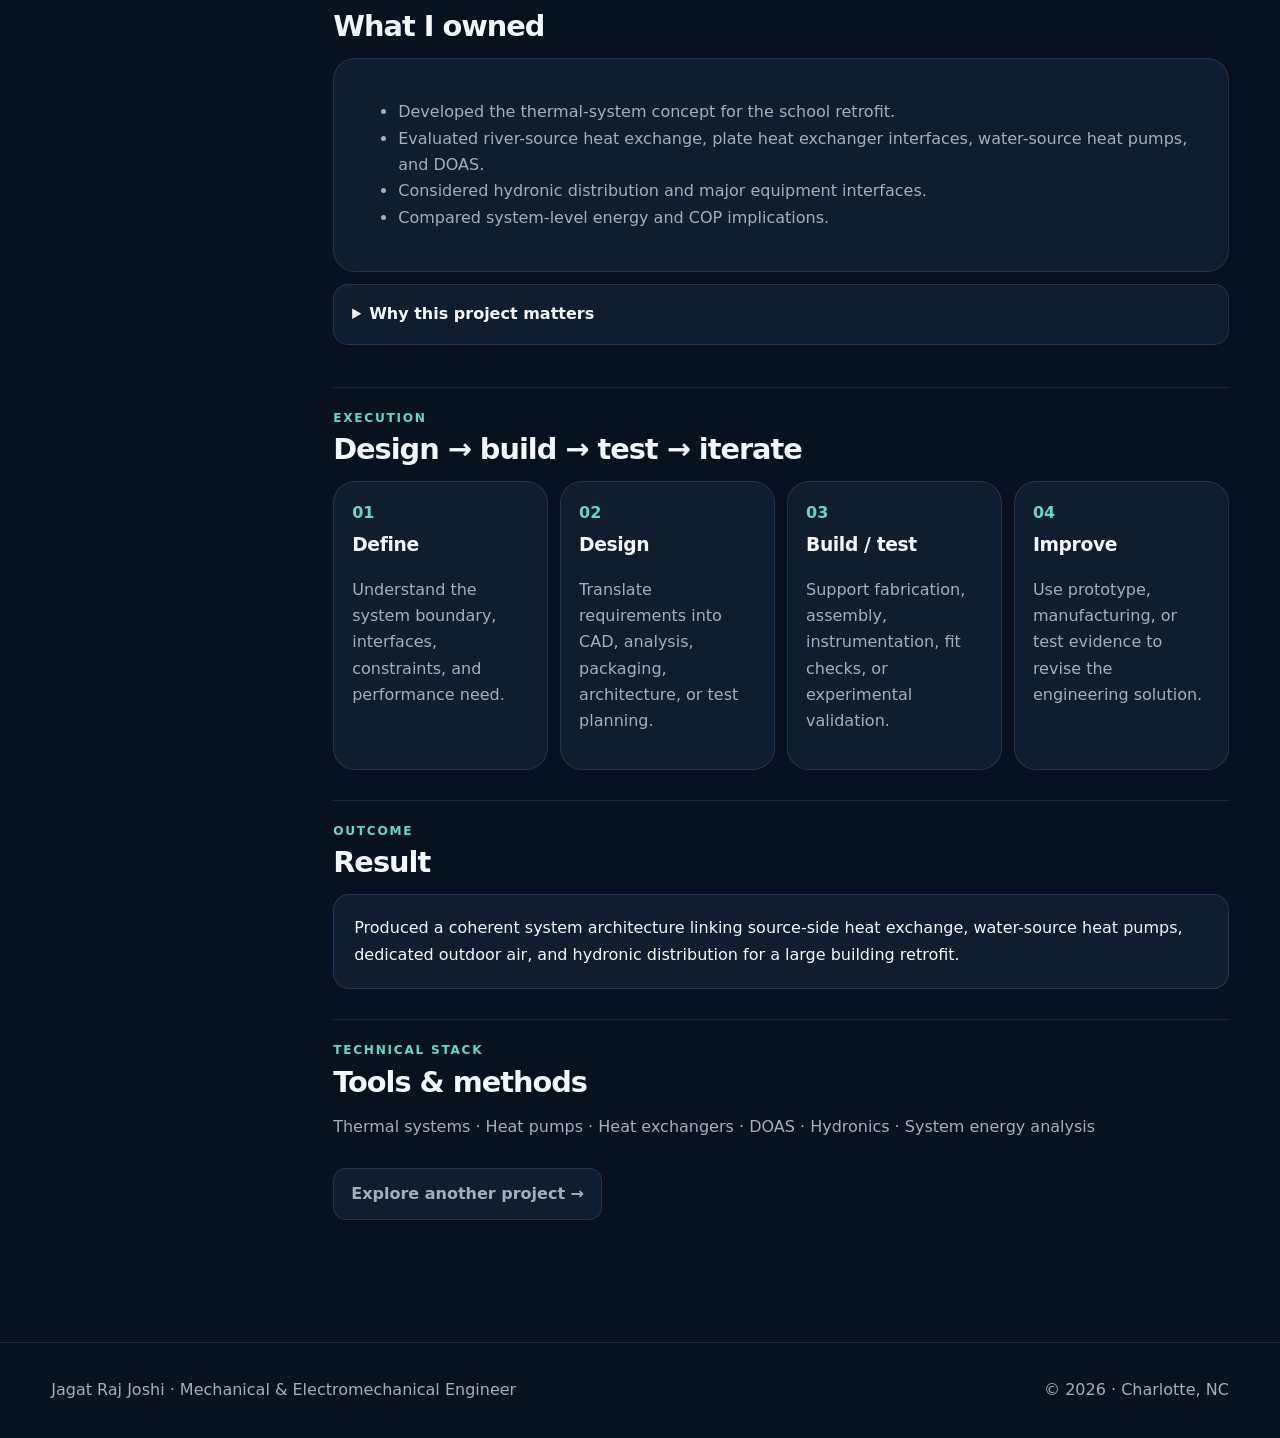
<file: projects/geothermal-district.html>
<!doctype html>
<html lang="en">
<head>
  <link rel="icon" href="/assets/images/favicon.svg" type="image/svg+xml">
  <meta charset="utf-8">
  <meta name="viewport" content="width=device-width,initial-scale=1">
  <meta name="description" content="Geothermal District Heating & Cooling Concept — engineering case study by Jagat Raj Joshi.">
  <title>Geothermal District Heating & Cooling Concept | Jagat Raj Joshi</title>
  <link rel="stylesheet" href="/assets/css/styles.css">
</head>
<body>

<a class="skip-link" href="#main">Skip to content</a>
<nav class="nav">
  <div class="container nav-inner">
    <a class="brand" href="/"><span>J</span>agat Raj Joshi</a>
    <div class="nav-links">
      <a href="/#projects">Projects</a>
      <a href="/#experience">Experience</a>
      <a href="/#skills">Skills</a>
      <a href="/#research">Research</a>
      <a href="/#contact">Contact</a>
    </div>
    <div class="nav-actions">
      <button class="icon-btn" data-theme-toggle aria-label="Toggle color theme">☀</button>
      <button class="icon-btn menu-btn" data-menu aria-label="Open navigation menu">☰</button>
    </div>
  </div>
</nav>

<main id="main">
<header class="project-hero">
  <div class="container reveal">
    <div class="eyebrow">08 · Graduate Project · Thermal Systems Architecture</div>
    <h1>Geothermal District Heating & Cooling Concept</h1>
    <p class="lead">A system-level thermal architecture project for a roughly 66,000 ft² school retrofit.</p>
    <div class="tag-row"><span class="tag">Geothermal</span><span class="tag">Heat Pumps</span><span class="tag">Hydronics</span><span class="tag">DOAS</span></div>
    <div class="cta-row"><a class="btn" href="/#projects">← All projects</a></div>
  </div>
</header>

<section class="project-shell">
  <div class="container case-layout">
    <aside class="case-nav">
      <div class="eyebrow">Case study</div>
      <a href="#overview">Overview</a>
      <a href="#challenge">Challenge</a>
      <a href="#ownership">My ownership</a>
      <a href="#validation">Build / validation</a>
      <a href="#result">Result</a>
      <a href="#tools">Tools</a>
    </aside>

    <article>
      <section class="case-section reveal" id="overview">
        <div class="eyebrow">At a glance</div>
        <h2>Project overview</h2>
        <p>District heating/cooling concept for a school retrofit using river-source heat exchange, water-source heat pumps, DOAS, and hydronic distribution.</p>
        <div class="metric-grid"><div class="metric"><strong>~66,000 ft²</strong><span>School retrofit</span></div><div class="metric"><strong>River-source</strong><span>Heat exchange concept</span></div><div class="metric"><strong>Water-source HP</strong><span>Building-side conditioning</span></div><div class="metric"><strong>DOAS + hydronics</strong><span>Distribution architecture</span></div></div>
        <div class="visual-panel"><div><strong>Visual gallery slot</strong>Use your geothermal / river-source system schematic, major equipment architecture, or energy-comparison figures.<br><small>Keep only non-confidential visuals and material you have permission to publish.</small></div></div>
      </section>

      <section class="case-section reveal" id="challenge">
        <div class="eyebrow">Engineering problem</div>
        <h2>Challenge & design intent</h2>
        <div class="triad">
          <div class="card"><h3>Problem</h3><p>A large school retrofit required a lower-carbon heating/cooling concept that could integrate source-side heat exchange with building-side ventilation and hydronic distribution.</p></div>
          <div class="card"><h3>Design intent</h3><p>Develop a district-style thermal architecture and examine equipment interfaces, heat-pump integration, ventilation, hydronics, and COP implications.</p></div>
          <div class="card"><h3>Constraints</h3><ul><li>Retrofit context</li><li>Source-side heat exchange</li><li>Ventilation needs</li><li>Hydronic distribution</li><li>Equipment interfaces</li><li>System-level efficiency</li></ul></div>
        </div>
      </section>

      <section class="case-section reveal" id="ownership">
        <div class="eyebrow">Role</div>
        <h2>What I owned</h2>
        <div class="card"><ul><li>Developed the thermal-system concept for the school retrofit.</li><li>Evaluated river-source heat exchange, plate heat exchanger interfaces, water-source heat pumps, and DOAS.</li><li>Considered hydronic distribution and major equipment interfaces.</li><li>Compared system-level energy and COP implications.</li></ul></div>
        <details>
          <summary>Why this project matters</summary>
          <p>This project demonstrates my preferred engineering workflow: connect system requirements to mechanical design, move the design into real hardware, observe actual behavior, and use evidence from fabrication or testing to guide the next iteration.</p>
        </details>
      </section>

      <section class="case-section reveal" id="validation">
        <div class="eyebrow">Execution</div>
        <h2>Design → build → test → iterate</h2>
        <div class="process">
          <div class="card"><b>01</b><h3>Define</h3><p>Understand the system boundary, interfaces, constraints, and performance need.</p></div>
          <div class="card"><b>02</b><h3>Design</h3><p>Translate requirements into CAD, analysis, packaging, architecture, or test planning.</p></div>
          <div class="card"><b>03</b><h3>Build / test</h3><p>Support fabrication, assembly, instrumentation, fit checks, or experimental validation.</p></div>
          <div class="card"><b>04</b><h3>Improve</h3><p>Use prototype, manufacturing, or test evidence to revise the engineering solution.</p></div>
        </div>
      </section>

      <section class="case-section reveal" id="result">
        <div class="eyebrow">Outcome</div>
        <h2>Result</h2>
        <div class="callout">Produced a coherent system architecture linking source-side heat exchange, water-source heat pumps, dedicated outdoor air, and hydronic distribution for a large building retrofit.</div>
      </section>

      <section class="case-section reveal" id="tools">
        <div class="eyebrow">Technical stack</div>
        <h2>Tools & methods</h2>
        <p>Thermal systems · Heat pumps · Heat exchangers · DOAS · Hydronics · System energy analysis</p>
        <p style="margin-top:28px"><a class="btn" href="/#projects">Explore another project →</a></p>
      </section>
    </article>
  </div>
</section>
</main>

<footer class="footer">
  <div class="container footer-row">
    <div>Jagat Raj Joshi · Mechanical & Electromechanical Engineer</div>
    <div>© <span id="year"></span> · Charlotte, NC</div>
  </div>
</footer>
<script src="/assets/js/main.js"></script>

</body>
</html>
</file>
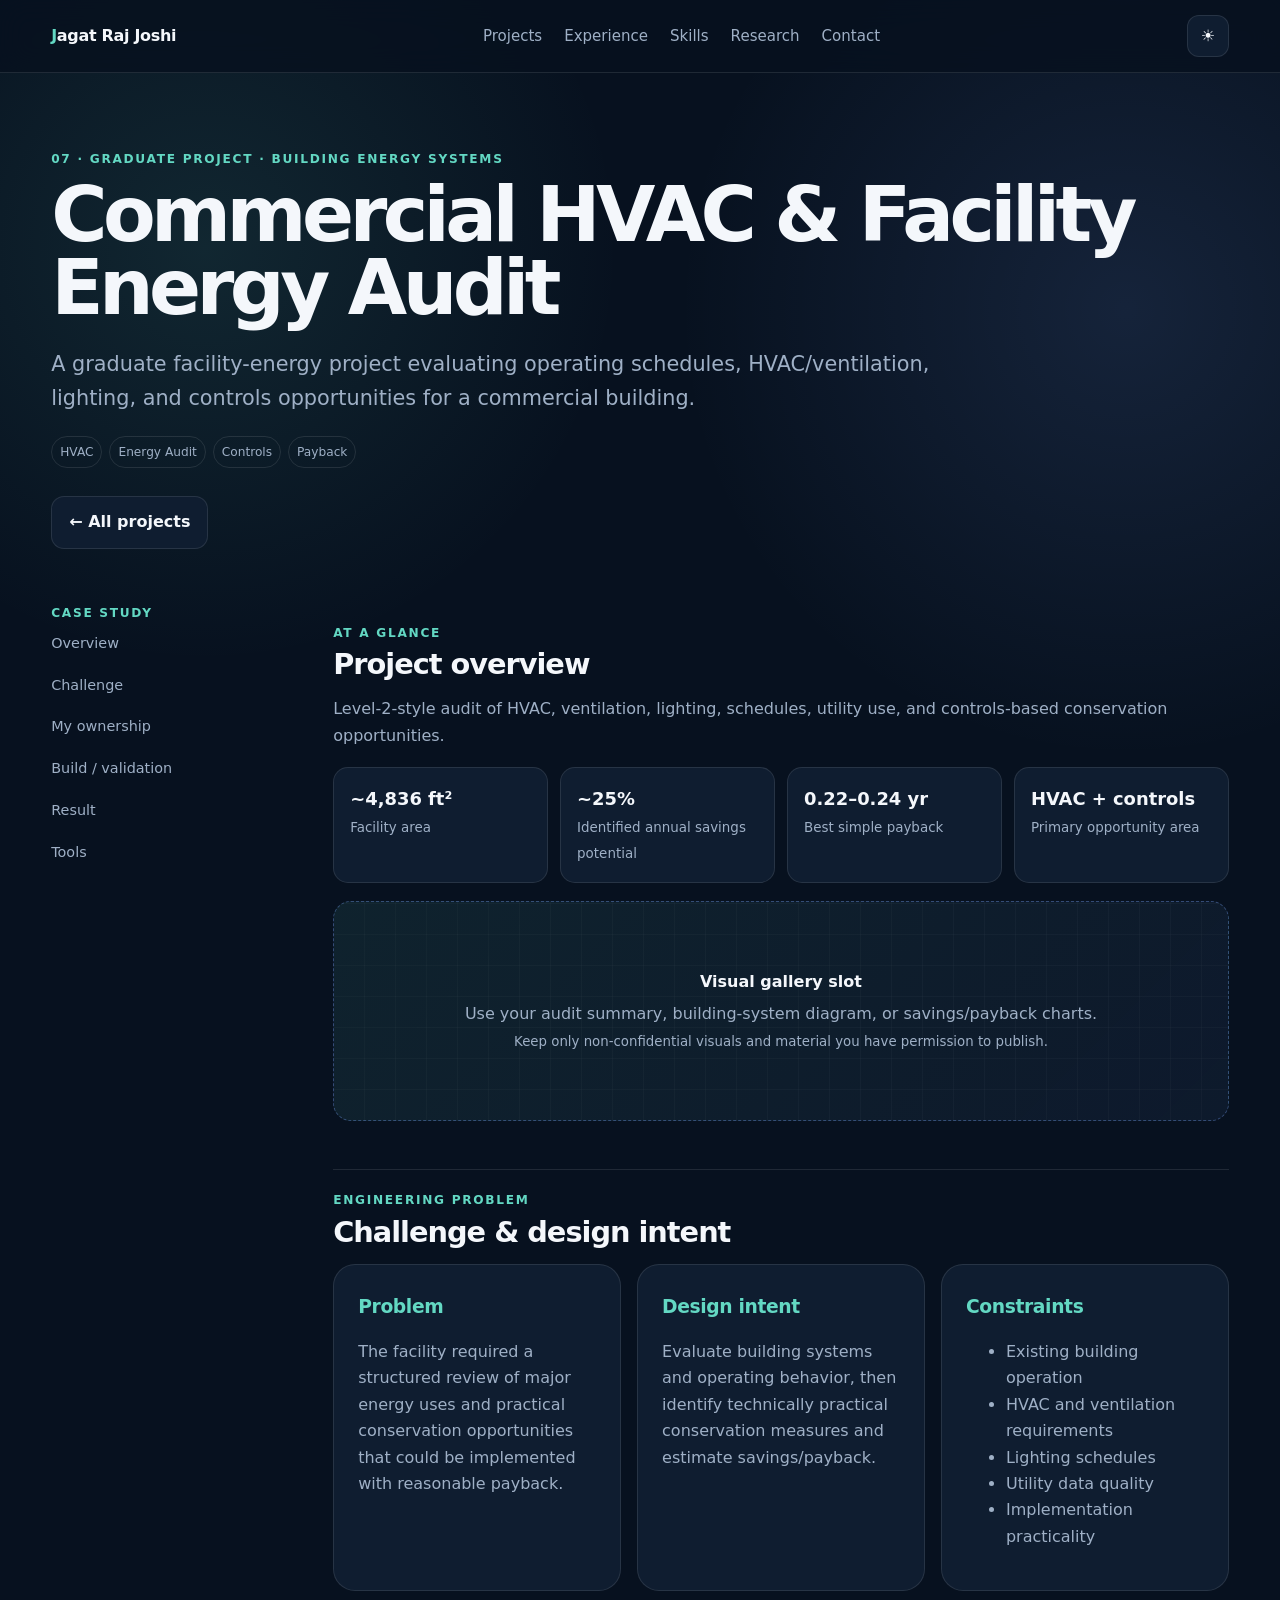
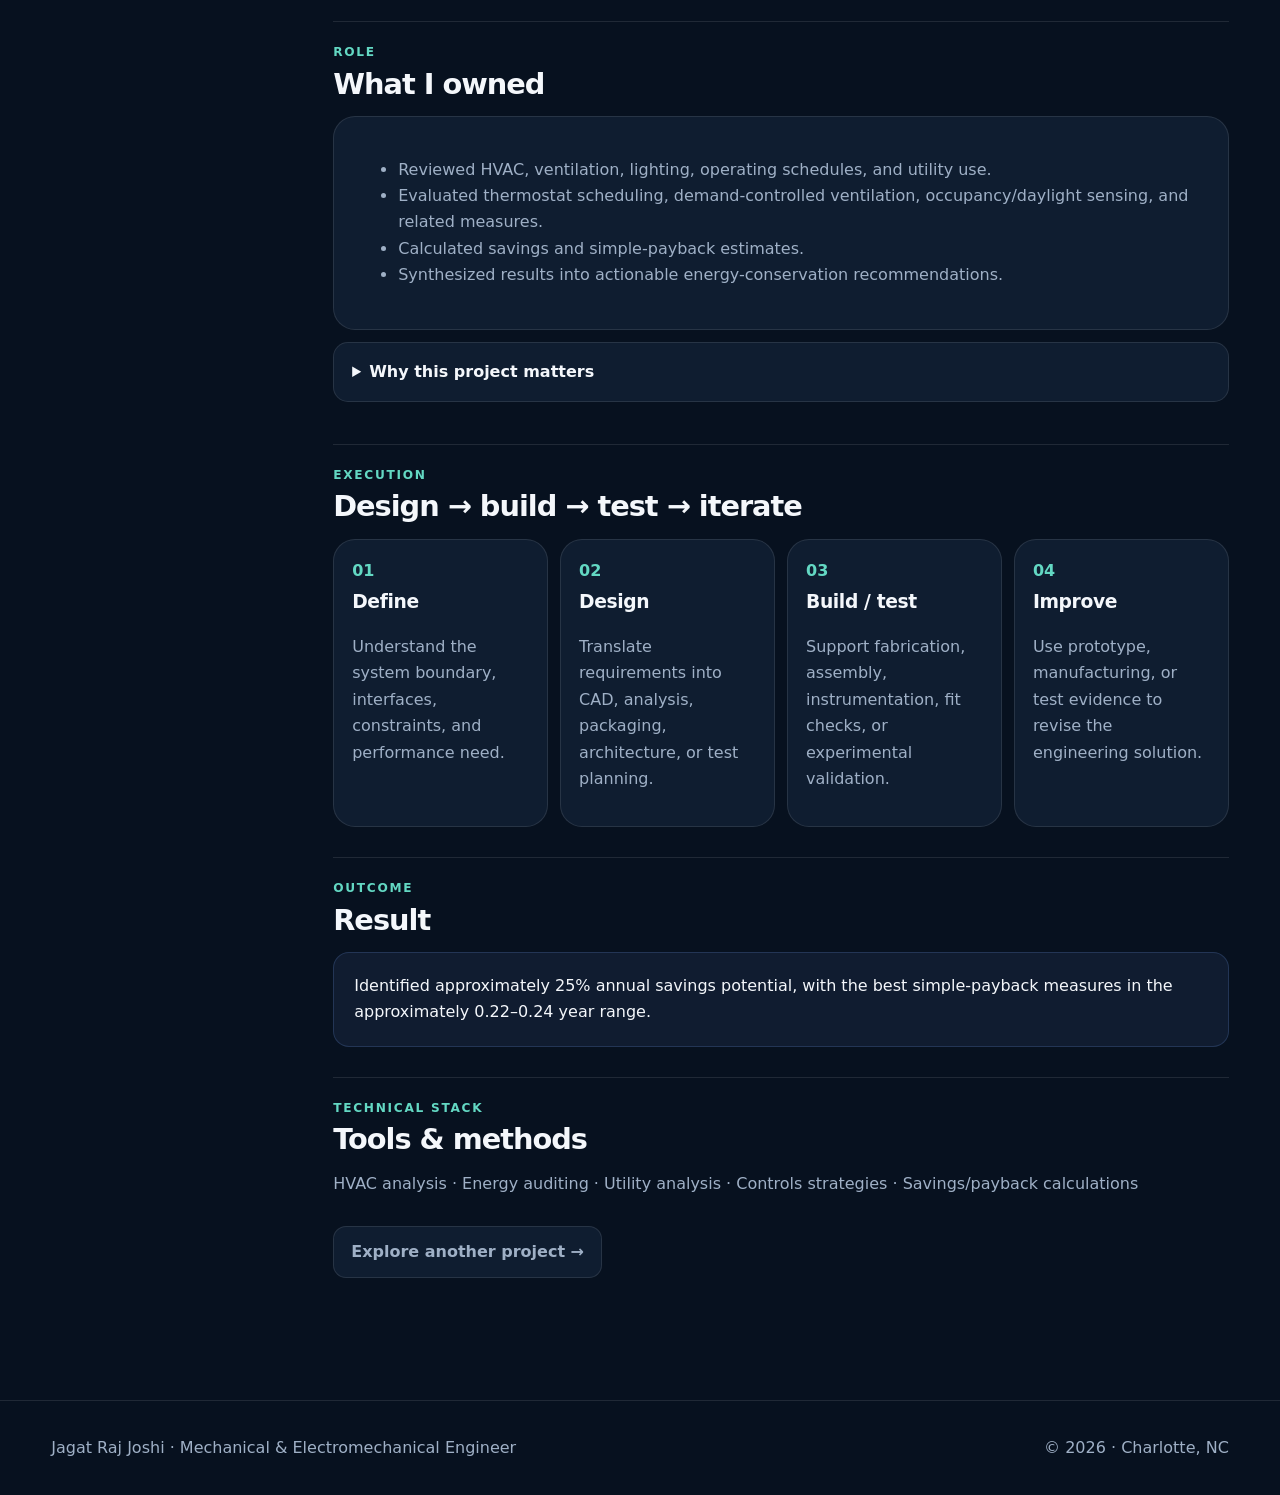
<file: projects/hvac-audit.html>
<!doctype html>
<html lang="en">
<head>
  <link rel="icon" href="/assets/images/favicon.svg" type="image/svg+xml">
  <meta charset="utf-8">
  <meta name="viewport" content="width=device-width,initial-scale=1">
  <meta name="description" content="Commercial HVAC & Facility Energy Audit — engineering case study by Jagat Raj Joshi.">
  <title>Commercial HVAC & Facility Energy Audit | Jagat Raj Joshi</title>
  <link rel="stylesheet" href="/assets/css/styles.css">
</head>
<body>

<a class="skip-link" href="#main">Skip to content</a>
<nav class="nav">
  <div class="container nav-inner">
    <a class="brand" href="/"><span>J</span>agat Raj Joshi</a>
    <div class="nav-links">
      <a href="/#projects">Projects</a>
      <a href="/#experience">Experience</a>
      <a href="/#skills">Skills</a>
      <a href="/#research">Research</a>
      <a href="/#contact">Contact</a>
    </div>
    <div class="nav-actions">
      <button class="icon-btn" data-theme-toggle aria-label="Toggle color theme">☀</button>
      <button class="icon-btn menu-btn" data-menu aria-label="Open navigation menu">☰</button>
    </div>
  </div>
</nav>

<main id="main">
<header class="project-hero">
  <div class="container reveal">
    <div class="eyebrow">07 · Graduate Project · Building Energy Systems</div>
    <h1>Commercial HVAC & Facility Energy Audit</h1>
    <p class="lead">A graduate facility-energy project evaluating operating schedules, HVAC/ventilation, lighting, and controls opportunities for a commercial building.</p>
    <div class="tag-row"><span class="tag">HVAC</span><span class="tag">Energy Audit</span><span class="tag">Controls</span><span class="tag">Payback</span></div>
    <div class="cta-row"><a class="btn" href="/#projects">← All projects</a></div>
  </div>
</header>

<section class="project-shell">
  <div class="container case-layout">
    <aside class="case-nav">
      <div class="eyebrow">Case study</div>
      <a href="#overview">Overview</a>
      <a href="#challenge">Challenge</a>
      <a href="#ownership">My ownership</a>
      <a href="#validation">Build / validation</a>
      <a href="#result">Result</a>
      <a href="#tools">Tools</a>
    </aside>

    <article>
      <section class="case-section reveal" id="overview">
        <div class="eyebrow">At a glance</div>
        <h2>Project overview</h2>
        <p>Level-2-style audit of HVAC, ventilation, lighting, schedules, utility use, and controls-based conservation opportunities.</p>
        <div class="metric-grid"><div class="metric"><strong>~4,836 ft²</strong><span>Facility area</span></div><div class="metric"><strong>~25%</strong><span>Identified annual savings potential</span></div><div class="metric"><strong>0.22–0.24 yr</strong><span>Best simple payback</span></div><div class="metric"><strong>HVAC + controls</strong><span>Primary opportunity area</span></div></div>
        <div class="visual-panel"><div><strong>Visual gallery slot</strong>Use your audit summary, building-system diagram, or savings/payback charts.<br><small>Keep only non-confidential visuals and material you have permission to publish.</small></div></div>
      </section>

      <section class="case-section reveal" id="challenge">
        <div class="eyebrow">Engineering problem</div>
        <h2>Challenge & design intent</h2>
        <div class="triad">
          <div class="card"><h3>Problem</h3><p>The facility required a structured review of major energy uses and practical conservation opportunities that could be implemented with reasonable payback.</p></div>
          <div class="card"><h3>Design intent</h3><p>Evaluate building systems and operating behavior, then identify technically practical conservation measures and estimate savings/payback.</p></div>
          <div class="card"><h3>Constraints</h3><ul><li>Existing building operation</li><li>HVAC and ventilation requirements</li><li>Lighting schedules</li><li>Utility data quality</li><li>Implementation practicality</li></ul></div>
        </div>
      </section>

      <section class="case-section reveal" id="ownership">
        <div class="eyebrow">Role</div>
        <h2>What I owned</h2>
        <div class="card"><ul><li>Reviewed HVAC, ventilation, lighting, operating schedules, and utility use.</li><li>Evaluated thermostat scheduling, demand-controlled ventilation, occupancy/daylight sensing, and related measures.</li><li>Calculated savings and simple-payback estimates.</li><li>Synthesized results into actionable energy-conservation recommendations.</li></ul></div>
        <details>
          <summary>Why this project matters</summary>
          <p>This project demonstrates my preferred engineering workflow: connect system requirements to mechanical design, move the design into real hardware, observe actual behavior, and use evidence from fabrication or testing to guide the next iteration.</p>
        </details>
      </section>

      <section class="case-section reveal" id="validation">
        <div class="eyebrow">Execution</div>
        <h2>Design → build → test → iterate</h2>
        <div class="process">
          <div class="card"><b>01</b><h3>Define</h3><p>Understand the system boundary, interfaces, constraints, and performance need.</p></div>
          <div class="card"><b>02</b><h3>Design</h3><p>Translate requirements into CAD, analysis, packaging, architecture, or test planning.</p></div>
          <div class="card"><b>03</b><h3>Build / test</h3><p>Support fabrication, assembly, instrumentation, fit checks, or experimental validation.</p></div>
          <div class="card"><b>04</b><h3>Improve</h3><p>Use prototype, manufacturing, or test evidence to revise the engineering solution.</p></div>
        </div>
      </section>

      <section class="case-section reveal" id="result">
        <div class="eyebrow">Outcome</div>
        <h2>Result</h2>
        <div class="callout">Identified approximately 25% annual savings potential, with the best simple-payback measures in the approximately 0.22–0.24 year range.</div>
      </section>

      <section class="case-section reveal" id="tools">
        <div class="eyebrow">Technical stack</div>
        <h2>Tools & methods</h2>
        <p>HVAC analysis · Energy auditing · Utility analysis · Controls strategies · Savings/payback calculations</p>
        <p style="margin-top:28px"><a class="btn" href="/#projects">Explore another project →</a></p>
      </section>
    </article>
  </div>
</section>
</main>

<footer class="footer">
  <div class="container footer-row">
    <div>Jagat Raj Joshi · Mechanical & Electromechanical Engineer</div>
    <div>© <span id="year"></span> · Charlotte, NC</div>
  </div>
</footer>
<script src="/assets/js/main.js"></script>

</body>
</html>
</file>
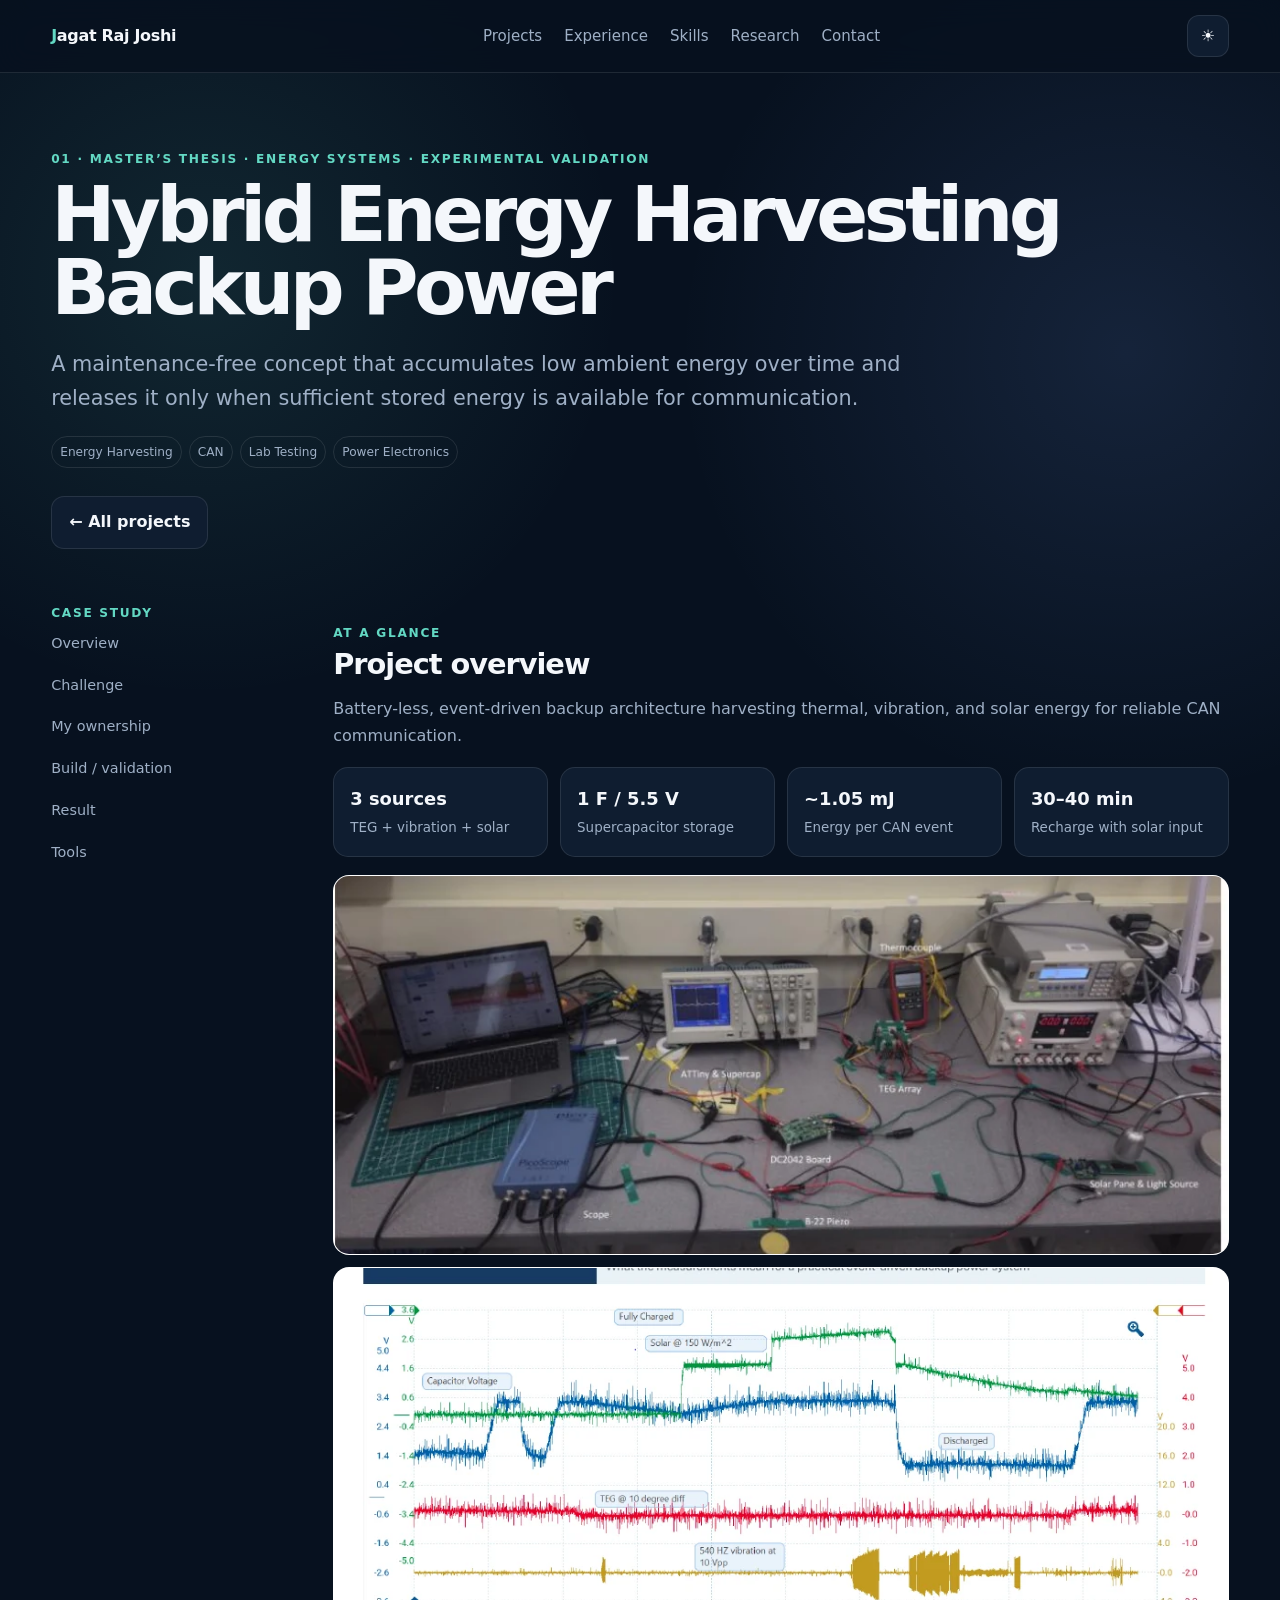
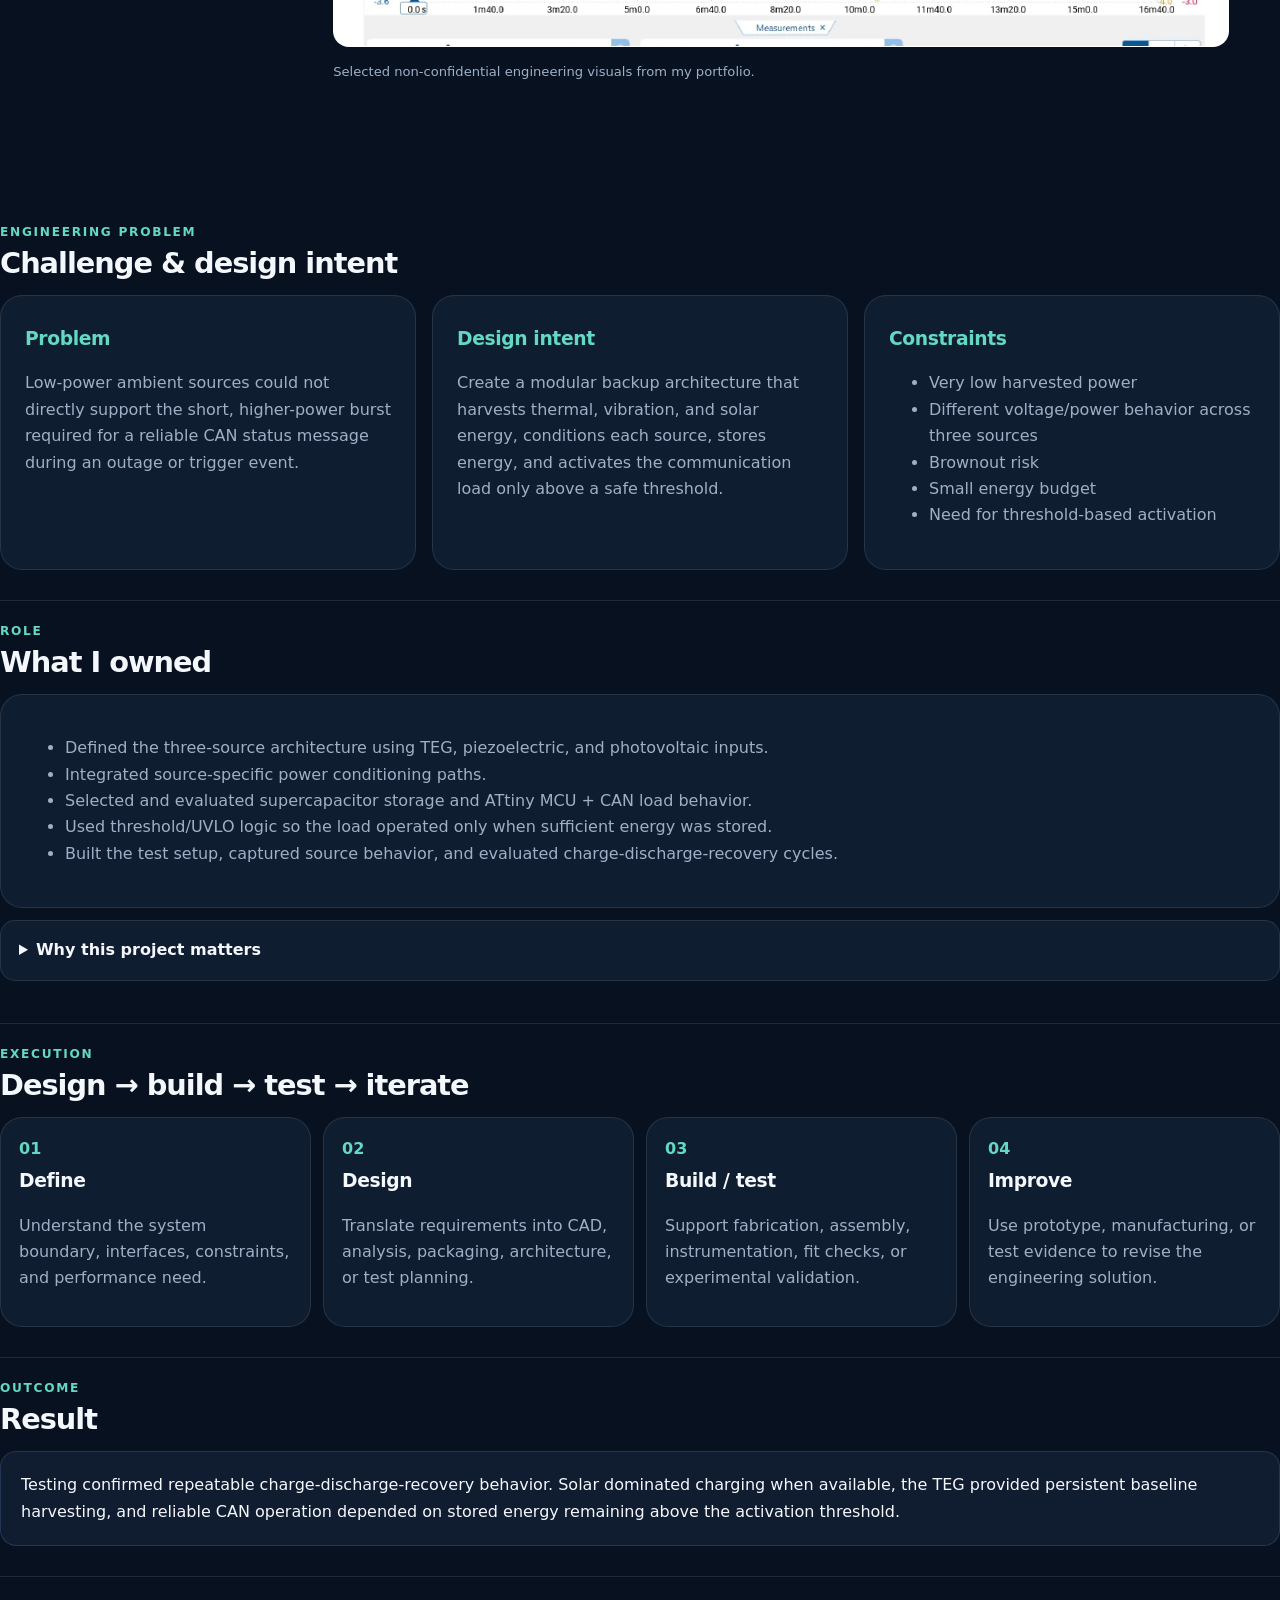
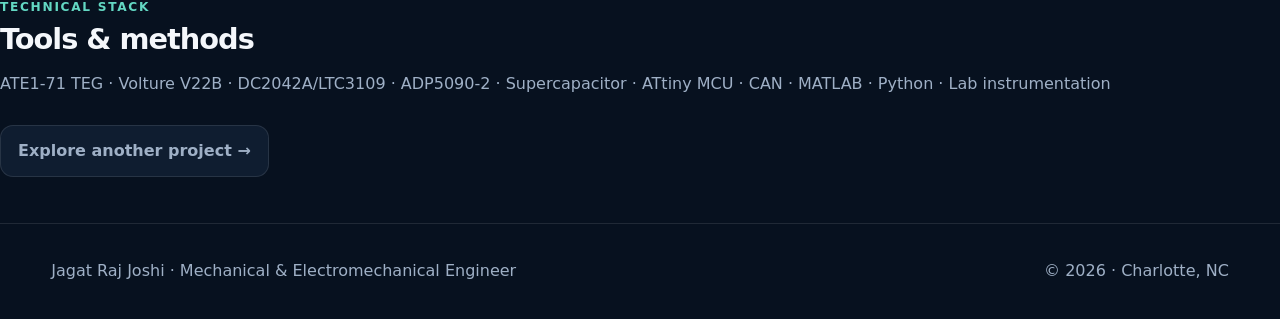
<file: projects/hybrid-energy.html>
<!doctype html>
<html lang="en">
<head>
  <link rel="icon" href="/assets/images/favicon.svg" type="image/svg+xml">
  <meta charset="utf-8">
  <meta name="viewport" content="width=device-width,initial-scale=1">
  <meta name="description" content="Hybrid Energy Harvesting Backup Power — engineering case study by Jagat Raj Joshi.">
  <title>Hybrid Energy Harvesting Backup Power | Jagat Raj Joshi</title>
  <link rel="stylesheet" href="/assets/css/styles.css">
</head>
<body>

<a class="skip-link" href="#main">Skip to content</a>
<nav class="nav">
  <div class="container nav-inner">
    <a class="brand" href="/"><span>J</span>agat Raj Joshi</a>
    <div class="nav-links">
      <a href="/#projects">Projects</a>
      <a href="/#experience">Experience</a>
      <a href="/#skills">Skills</a>
      <a href="/#research">Research</a>
      <a href="/#contact">Contact</a>
    </div>
    <div class="nav-actions">
      <button class="icon-btn" data-theme-toggle aria-label="Toggle color theme">☀</button>
      <button class="icon-btn menu-btn" data-menu aria-label="Open navigation menu">☰</button>
    </div>
  </div>
</nav>

<main id="main">
<header class="project-hero">
  <div class="container reveal">
    <div class="eyebrow">01 · Master’s Thesis · Energy Systems · Experimental Validation</div>
    <h1>Hybrid Energy Harvesting Backup Power</h1>
    <p class="lead">A maintenance-free concept that accumulates low ambient energy over time and releases it only when sufficient stored energy is available for communication.</p>
    <div class="tag-row"><span class="tag">Energy Harvesting</span><span class="tag">CAN</span><span class="tag">Lab Testing</span><span class="tag">Power Electronics</span></div>
    <div class="cta-row"><a class="btn" href="/#projects">← All projects</a></div>
  </div>
</header>

<section class="project-shell">
  <div class="container case-layout">
    <aside class="case-nav">
      <div class="eyebrow">Case study</div>
      <a href="#overview">Overview</a>
      <a href="#challenge">Challenge</a>
      <a href="#ownership">My ownership</a>
      <a href="#validation">Build / validation</a>
      <a href="#result">Result</a>
      <a href="#tools">Tools</a>
    </aside>

    <article>
      <section class="case-section reveal" id="overview">
        <div class="eyebrow">At a glance</div>
        <h2>Project overview</h2>
        <p>Battery-less, event-driven backup architecture harvesting thermal, vibration, and solar energy for reliable CAN communication.</p>
        <div class="metric-grid"><div class="metric"><strong>3 sources</strong><span>TEG + vibration + solar</span></div><div class="metric"><strong>1 F / 5.5 V</strong><span>Supercapacitor storage</span></div><div class="metric"><strong>~1.05 mJ</strong><span>Energy per CAN event</span></div><div class="metric"><strong>30–40 min</strong><span>Recharge with solar input</span></div></div>
        <div class="project-gallery"><img class="wide" src="/assets/images/thesis-testbench.webp" alt="Hybrid energy harvesting experimental test bench"><img class="wide" src="/assets/images/thesis-results.webp" alt="Long-duration hybrid charging, discharge and recovery result"></div><p class="figure-caption">Selected non-confidential engineering visuals from my portfolio.</p></div>
      </section>

      <section class="case-section reveal" id="challenge">
        <div class="eyebrow">Engineering problem</div>
        <h2>Challenge & design intent</h2>
        <div class="triad">
          <div class="card"><h3>Problem</h3><p>Low-power ambient sources could not directly support the short, higher-power burst required for a reliable CAN status message during an outage or trigger event.</p></div>
          <div class="card"><h3>Design intent</h3><p>Create a modular backup architecture that harvests thermal, vibration, and solar energy, conditions each source, stores energy, and activates the communication load only above a safe threshold.</p></div>
          <div class="card"><h3>Constraints</h3><ul><li>Very low harvested power</li><li>Different voltage/power behavior across three sources</li><li>Brownout risk</li><li>Small energy budget</li><li>Need for threshold-based activation</li></ul></div>
        </div>
      </section>

      <section class="case-section reveal" id="ownership">
        <div class="eyebrow">Role</div>
        <h2>What I owned</h2>
        <div class="card"><ul><li>Defined the three-source architecture using TEG, piezoelectric, and photovoltaic inputs.</li><li>Integrated source-specific power conditioning paths.</li><li>Selected and evaluated supercapacitor storage and ATtiny MCU + CAN load behavior.</li><li>Used threshold/UVLO logic so the load operated only when sufficient energy was stored.</li><li>Built the test setup, captured source behavior, and evaluated charge-discharge-recovery cycles.</li></ul></div>
        <details>
          <summary>Why this project matters</summary>
          <p>This project demonstrates my preferred engineering workflow: connect system requirements to mechanical design, move the design into real hardware, observe actual behavior, and use evidence from fabrication or testing to guide the next iteration.</p>
        </details>
      </section>

      <section class="case-section reveal" id="validation">
        <div class="eyebrow">Execution</div>
        <h2>Design → build → test → iterate</h2>
        <div class="process">
          <div class="card"><b>01</b><h3>Define</h3><p>Understand the system boundary, interfaces, constraints, and performance need.</p></div>
          <div class="card"><b>02</b><h3>Design</h3><p>Translate requirements into CAD, analysis, packaging, architecture, or test planning.</p></div>
          <div class="card"><b>03</b><h3>Build / test</h3><p>Support fabrication, assembly, instrumentation, fit checks, or experimental validation.</p></div>
          <div class="card"><b>04</b><h3>Improve</h3><p>Use prototype, manufacturing, or test evidence to revise the engineering solution.</p></div>
        </div>
      </section>

      <section class="case-section reveal" id="result">
        <div class="eyebrow">Outcome</div>
        <h2>Result</h2>
        <div class="callout">Testing confirmed repeatable charge-discharge-recovery behavior. Solar dominated charging when available, the TEG provided persistent baseline harvesting, and reliable CAN operation depended on stored energy remaining above the activation threshold.</div>
      </section>

      <section class="case-section reveal" id="tools">
        <div class="eyebrow">Technical stack</div>
        <h2>Tools & methods</h2>
        <p>ATE1-71 TEG · Volture V22B · DC2042A/LTC3109 · ADP5090-2 · Supercapacitor · ATtiny MCU · CAN · MATLAB · Python · Lab instrumentation</p>
        <p style="margin-top:28px"><a class="btn" href="/#projects">Explore another project →</a></p>
      </section>
    </article>
  </div>
</section>
</main>

<footer class="footer">
  <div class="container footer-row">
    <div>Jagat Raj Joshi · Mechanical & Electromechanical Engineer</div>
    <div>© <span id="year"></span> · Charlotte, NC</div>
  </div>
</footer>
<script src="/assets/js/main.js"></script>

</body>
</html>
</file>
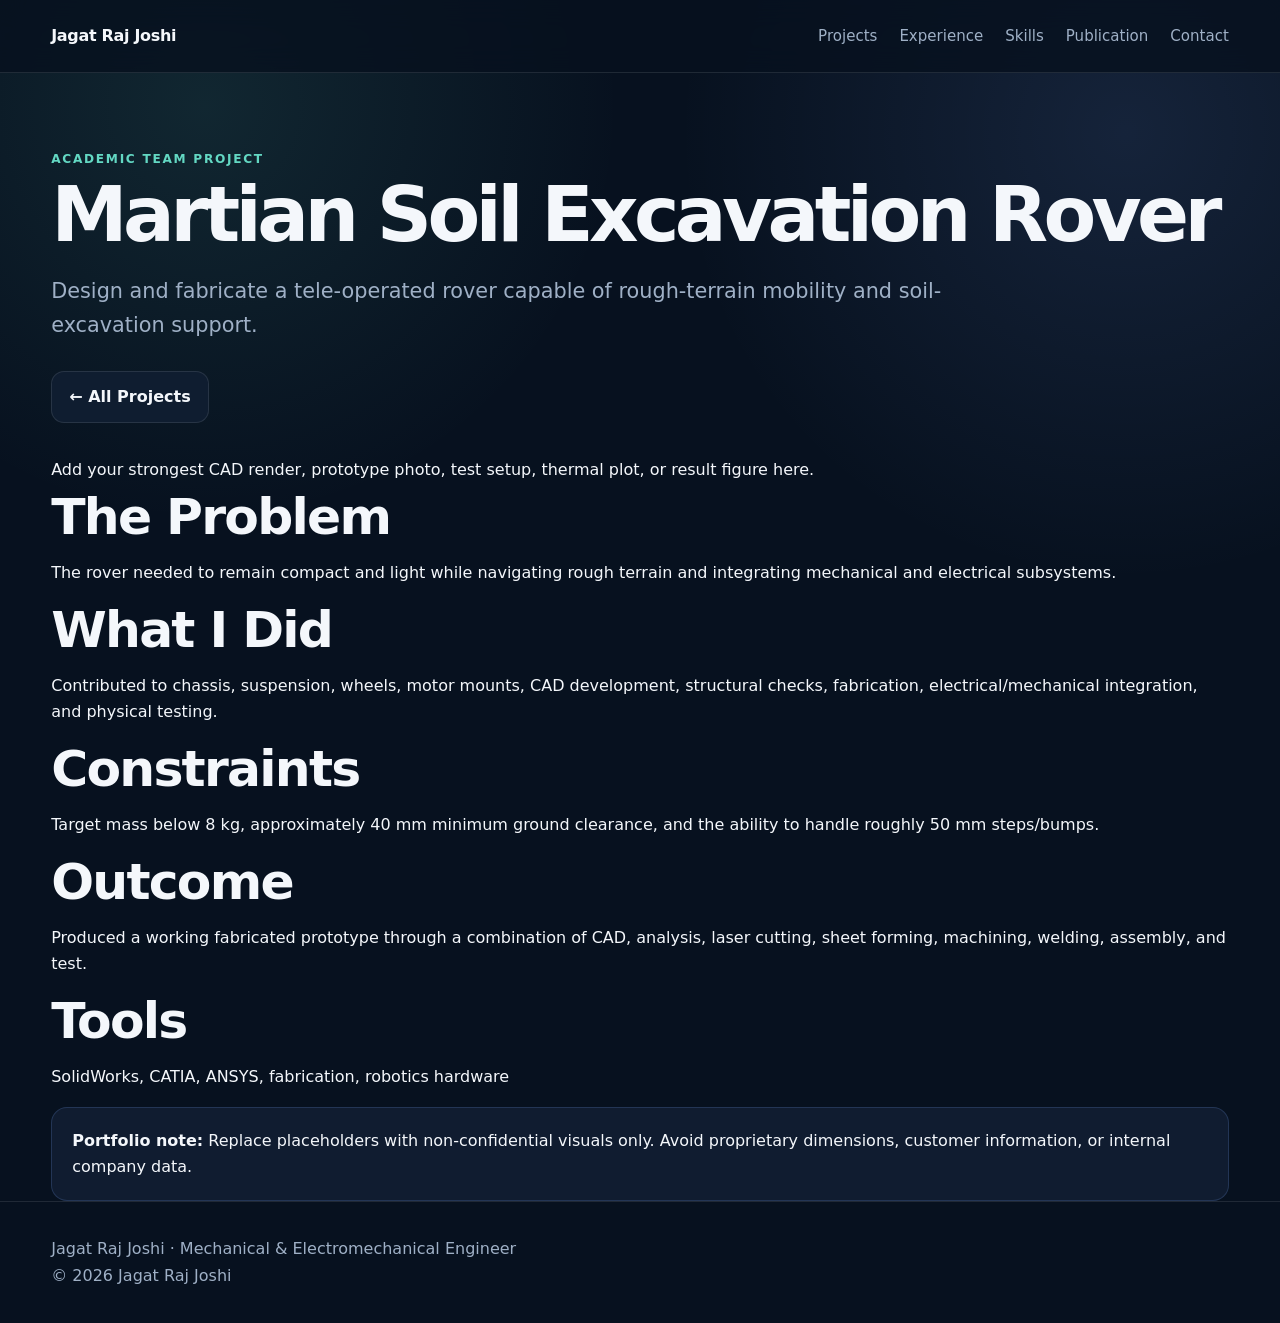
<file: projects/mars-rover.html>
<!DOCTYPE html>
<html lang="en">
<head>
  <meta charset="UTF-8" />
  <meta name="viewport" content="width=device-width, initial-scale=1.0" />
  <title>Martian Soil Excavation Rover | Jagat Raj Joshi</title>
  <link rel="stylesheet" href="/assets/css/styles.css" />
</head>
<body>

<nav class="nav">
  <div class="container nav-inner">
    <a class="brand" href="/index.html">Jagat Raj Joshi</a>
    <div class="nav-links">
      <a href="/index.html#projects">Projects</a>
      <a href="/index.html#experience">Experience</a>
      <a href="/index.html#skills">Skills</a>
      <a href="/index.html#publication">Publication</a>
      <a href="/index.html#contact">Contact</a>
    </div>
  </div>
</nav>

<header class="project-hero">
  <div class="container">
    <div class="eyebrow">Academic Team Project</div>
    <h1>Martian Soil Excavation Rover</h1>
    <p class="lead">Design and fabricate a tele-operated rover capable of rough-terrain mobility and soil-excavation support.</p>
    <div class="cta-row">
      <a class="btn" href="/index.html#projects">← All Projects</a>
    </div>
  </div>
</header>
<main class="project-body">
  <div class="container">
    <div class="placeholder">
      Add your strongest CAD render, prototype photo, test setup, thermal plot, or result figure here.
    </div>
    <h2>The Problem</h2><p>The rover needed to remain compact and light while navigating rough terrain and integrating mechanical and electrical subsystems.</p>
<h2>What I Did</h2><p>Contributed to chassis, suspension, wheels, motor mounts, CAD development, structural checks, fabrication, electrical/mechanical integration, and physical testing.</p>
<h2>Constraints</h2><p>Target mass below 8 kg, approximately 40 mm minimum ground clearance, and the ability to handle roughly 50 mm steps/bumps.</p>
<h2>Outcome</h2><p>Produced a working fabricated prototype through a combination of CAD, analysis, laser cutting, sheet forming, machining, welding, assembly, and test.</p>
<h2>Tools</h2><p>SolidWorks, CATIA, ANSYS, fabrication, robotics hardware</p>
    <div class="callout">
      <strong>Portfolio note:</strong> Replace placeholders with non-confidential visuals only. Avoid proprietary dimensions, customer information, or internal company data.
    </div>
  </div>
</main>

<footer class="footer">
  <div class="container">
    <div>Jagat Raj Joshi · Mechanical & Electromechanical Engineer</div>
    <div class="small">© <span id="year"></span> Jagat Raj Joshi</div>
  </div>
</footer>
<script src="/assets/js/main.js"></script>

</body>
</html>
</file>
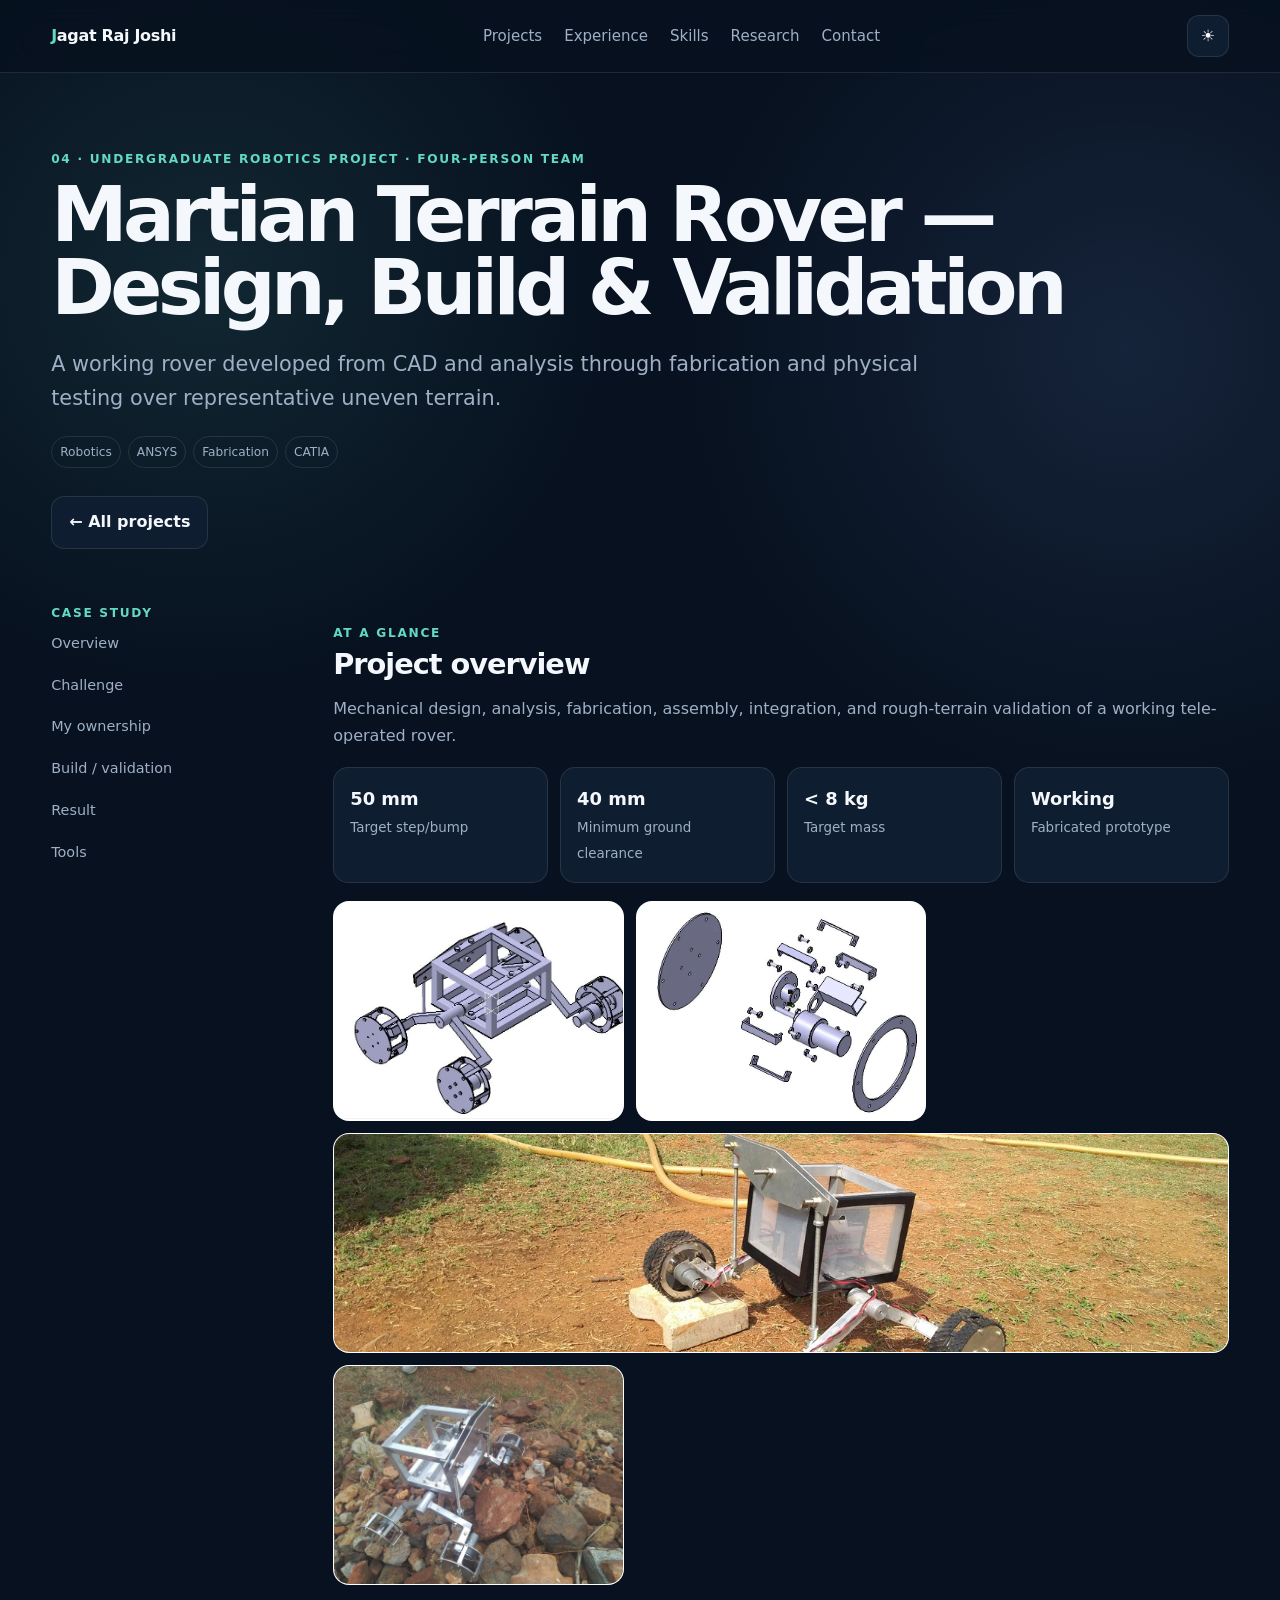
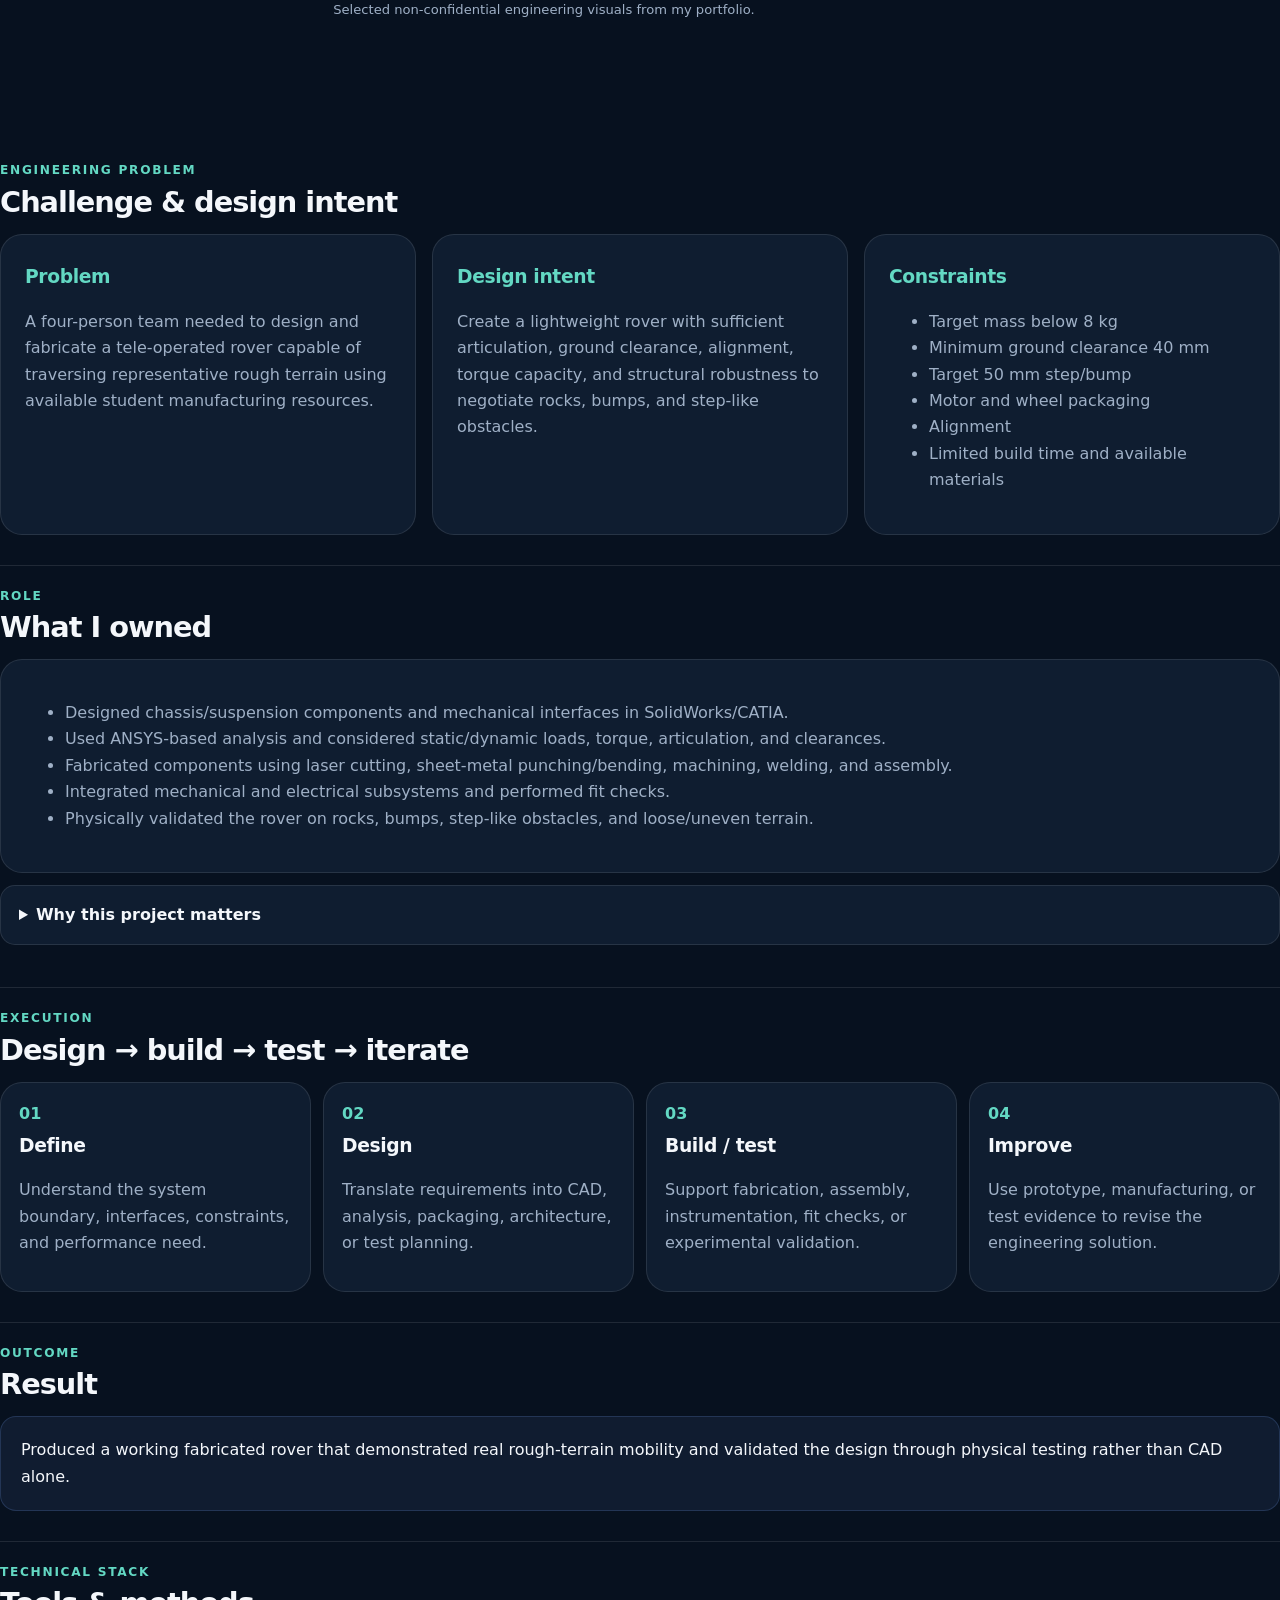
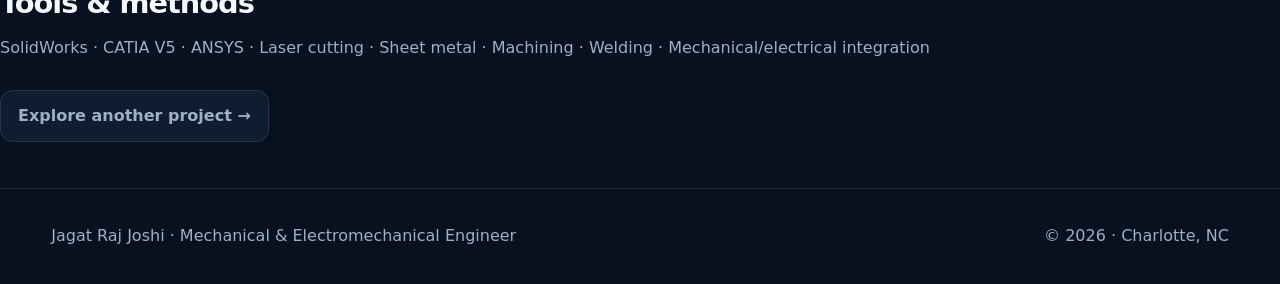
<file: projects/martian-rover.html>
<!doctype html>
<html lang="en">
<head>
  <link rel="icon" href="/assets/images/favicon.svg" type="image/svg+xml">
  <meta charset="utf-8">
  <meta name="viewport" content="width=device-width,initial-scale=1">
  <meta name="description" content="Martian Terrain Rover — Design, Build & Validation — engineering case study by Jagat Raj Joshi.">
  <title>Martian Terrain Rover — Design, Build & Validation | Jagat Raj Joshi</title>
  <link rel="stylesheet" href="/assets/css/styles.css">
</head>
<body>

<a class="skip-link" href="#main">Skip to content</a>
<nav class="nav">
  <div class="container nav-inner">
    <a class="brand" href="/"><span>J</span>agat Raj Joshi</a>
    <div class="nav-links">
      <a href="/#projects">Projects</a>
      <a href="/#experience">Experience</a>
      <a href="/#skills">Skills</a>
      <a href="/#research">Research</a>
      <a href="/#contact">Contact</a>
    </div>
    <div class="nav-actions">
      <button class="icon-btn" data-theme-toggle aria-label="Toggle color theme">☀</button>
      <button class="icon-btn menu-btn" data-menu aria-label="Open navigation menu">☰</button>
    </div>
  </div>
</nav>

<main id="main">
<header class="project-hero">
  <div class="container reveal">
    <div class="eyebrow">04 · Undergraduate Robotics Project · Four-Person Team</div>
    <h1>Martian Terrain Rover — Design, Build & Validation</h1>
    <p class="lead">A working rover developed from CAD and analysis through fabrication and physical testing over representative uneven terrain.</p>
    <div class="tag-row"><span class="tag">Robotics</span><span class="tag">ANSYS</span><span class="tag">Fabrication</span><span class="tag">CATIA</span></div>
    <div class="cta-row"><a class="btn" href="/#projects">← All projects</a></div>
  </div>
</header>

<section class="project-shell">
  <div class="container case-layout">
    <aside class="case-nav">
      <div class="eyebrow">Case study</div>
      <a href="#overview">Overview</a>
      <a href="#challenge">Challenge</a>
      <a href="#ownership">My ownership</a>
      <a href="#validation">Build / validation</a>
      <a href="#result">Result</a>
      <a href="#tools">Tools</a>
    </aside>

    <article>
      <section class="case-section reveal" id="overview">
        <div class="eyebrow">At a glance</div>
        <h2>Project overview</h2>
        <p>Mechanical design, analysis, fabrication, assembly, integration, and rough-terrain validation of a working tele-operated rover.</p>
        <div class="metric-grid"><div class="metric"><strong>50 mm</strong><span>Target step/bump</span></div><div class="metric"><strong>40 mm</strong><span>Minimum ground clearance</span></div><div class="metric"><strong>< 8 kg</strong><span>Target mass</span></div><div class="metric"><strong>Working</strong><span>Fabricated prototype</span></div></div>
        <div class="project-gallery three"><img class="" src="/assets/images/rover-cad.webp" alt="Rover mechanical CAD assembly"><img class="" src="/assets/images/rover-exploded.webp" alt="Wheel and motor assembly exploded view"><img class="wide" src="/assets/images/rover-field.webp" alt="Fabricated rover during field validation"><img class="" src="/assets/images/rover-test.webp" alt="Prototype on rough terrain"></div><p class="figure-caption">Selected non-confidential engineering visuals from my portfolio.</p></div>
      </section>

      <section class="case-section reveal" id="challenge">
        <div class="eyebrow">Engineering problem</div>
        <h2>Challenge & design intent</h2>
        <div class="triad">
          <div class="card"><h3>Problem</h3><p>A four-person team needed to design and fabricate a tele-operated rover capable of traversing representative rough terrain using available student manufacturing resources.</p></div>
          <div class="card"><h3>Design intent</h3><p>Create a lightweight rover with sufficient articulation, ground clearance, alignment, torque capacity, and structural robustness to negotiate rocks, bumps, and step-like obstacles.</p></div>
          <div class="card"><h3>Constraints</h3><ul><li>Target mass below 8 kg</li><li>Minimum ground clearance 40 mm</li><li>Target 50 mm step/bump</li><li>Motor and wheel packaging</li><li>Alignment</li><li>Limited build time and available materials</li></ul></div>
        </div>
      </section>

      <section class="case-section reveal" id="ownership">
        <div class="eyebrow">Role</div>
        <h2>What I owned</h2>
        <div class="card"><ul><li>Designed chassis/suspension components and mechanical interfaces in SolidWorks/CATIA.</li><li>Used ANSYS-based analysis and considered static/dynamic loads, torque, articulation, and clearances.</li><li>Fabricated components using laser cutting, sheet-metal punching/bending, machining, welding, and assembly.</li><li>Integrated mechanical and electrical subsystems and performed fit checks.</li><li>Physically validated the rover on rocks, bumps, step-like obstacles, and loose/uneven terrain.</li></ul></div>
        <details>
          <summary>Why this project matters</summary>
          <p>This project demonstrates my preferred engineering workflow: connect system requirements to mechanical design, move the design into real hardware, observe actual behavior, and use evidence from fabrication or testing to guide the next iteration.</p>
        </details>
      </section>

      <section class="case-section reveal" id="validation">
        <div class="eyebrow">Execution</div>
        <h2>Design → build → test → iterate</h2>
        <div class="process">
          <div class="card"><b>01</b><h3>Define</h3><p>Understand the system boundary, interfaces, constraints, and performance need.</p></div>
          <div class="card"><b>02</b><h3>Design</h3><p>Translate requirements into CAD, analysis, packaging, architecture, or test planning.</p></div>
          <div class="card"><b>03</b><h3>Build / test</h3><p>Support fabrication, assembly, instrumentation, fit checks, or experimental validation.</p></div>
          <div class="card"><b>04</b><h3>Improve</h3><p>Use prototype, manufacturing, or test evidence to revise the engineering solution.</p></div>
        </div>
      </section>

      <section class="case-section reveal" id="result">
        <div class="eyebrow">Outcome</div>
        <h2>Result</h2>
        <div class="callout">Produced a working fabricated rover that demonstrated real rough-terrain mobility and validated the design through physical testing rather than CAD alone.</div>
      </section>

      <section class="case-section reveal" id="tools">
        <div class="eyebrow">Technical stack</div>
        <h2>Tools & methods</h2>
        <p>SolidWorks · CATIA V5 · ANSYS · Laser cutting · Sheet metal · Machining · Welding · Mechanical/electrical integration</p>
        <p style="margin-top:28px"><a class="btn" href="/#projects">Explore another project →</a></p>
      </section>
    </article>
  </div>
</section>
</main>

<footer class="footer">
  <div class="container footer-row">
    <div>Jagat Raj Joshi · Mechanical & Electromechanical Engineer</div>
    <div>© <span id="year"></span> · Charlotte, NC</div>
  </div>
</footer>
<script src="/assets/js/main.js"></script>

</body>
</html>
</file>
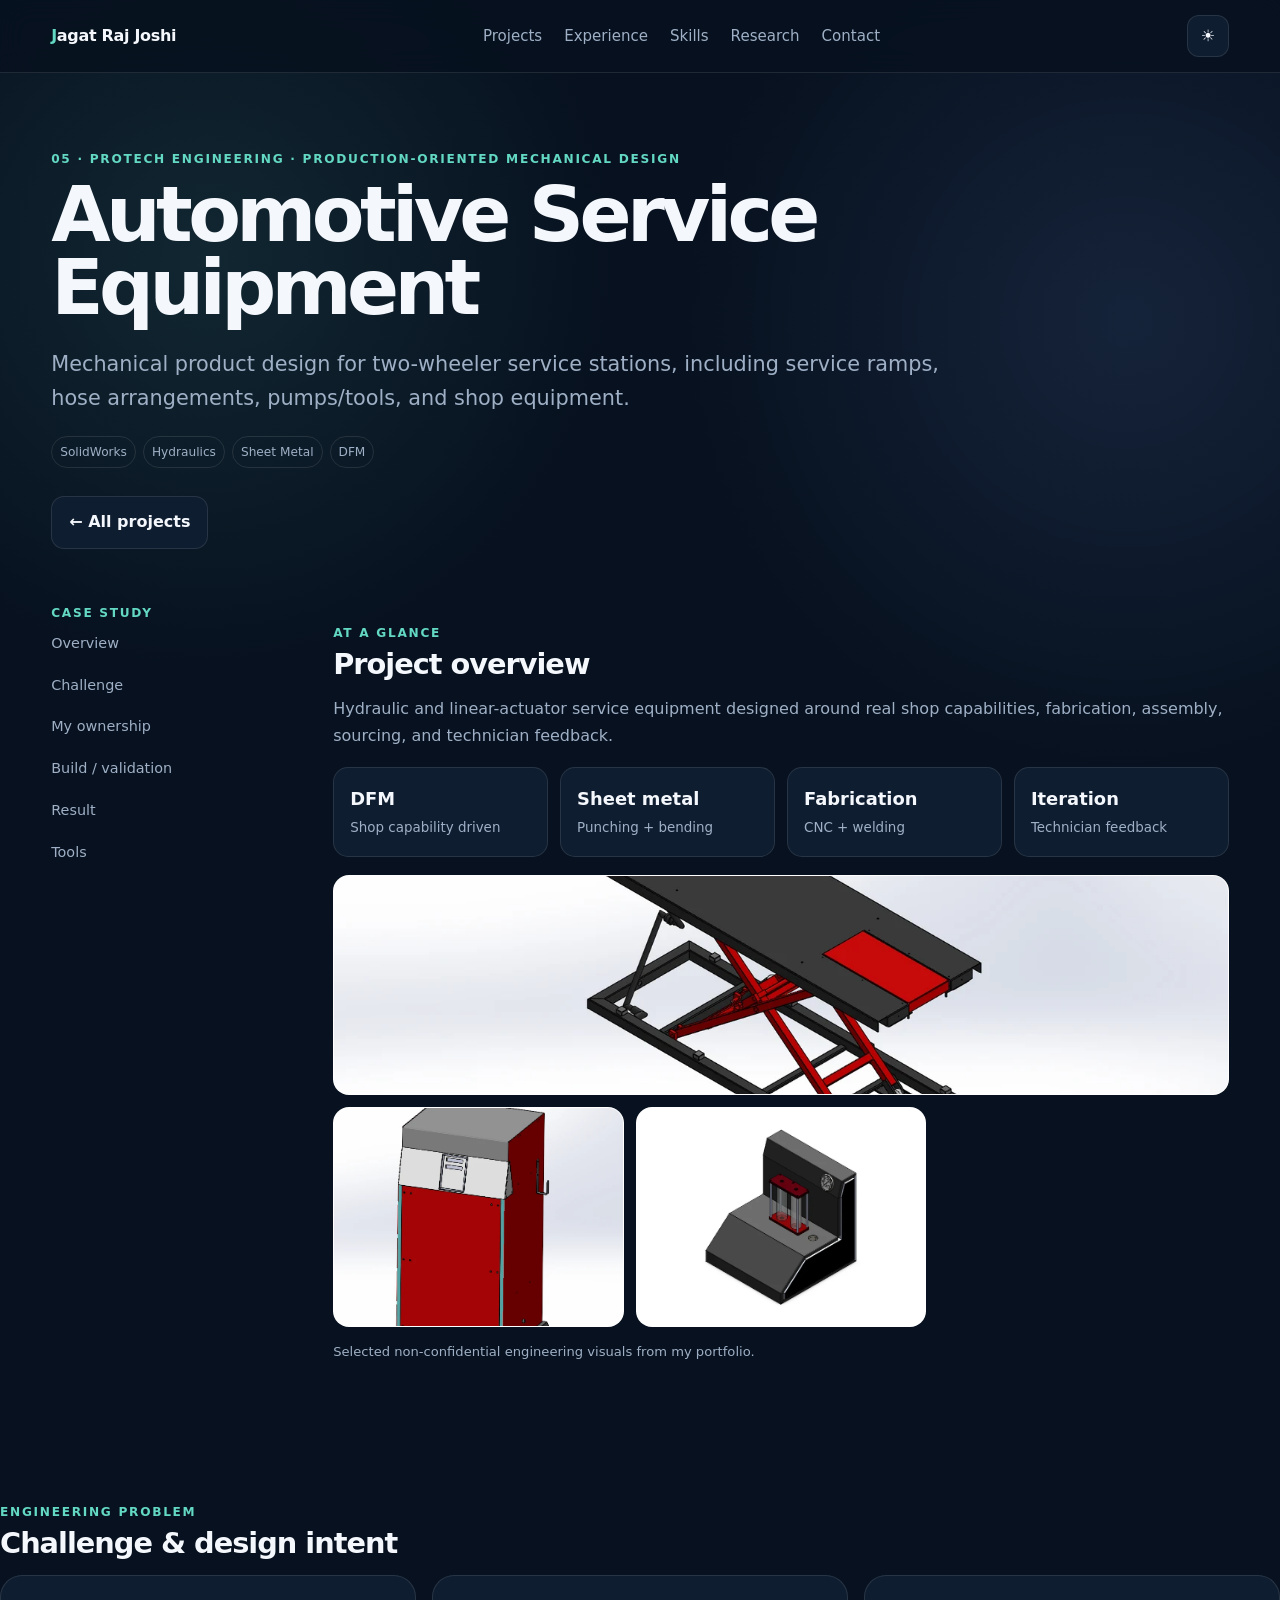
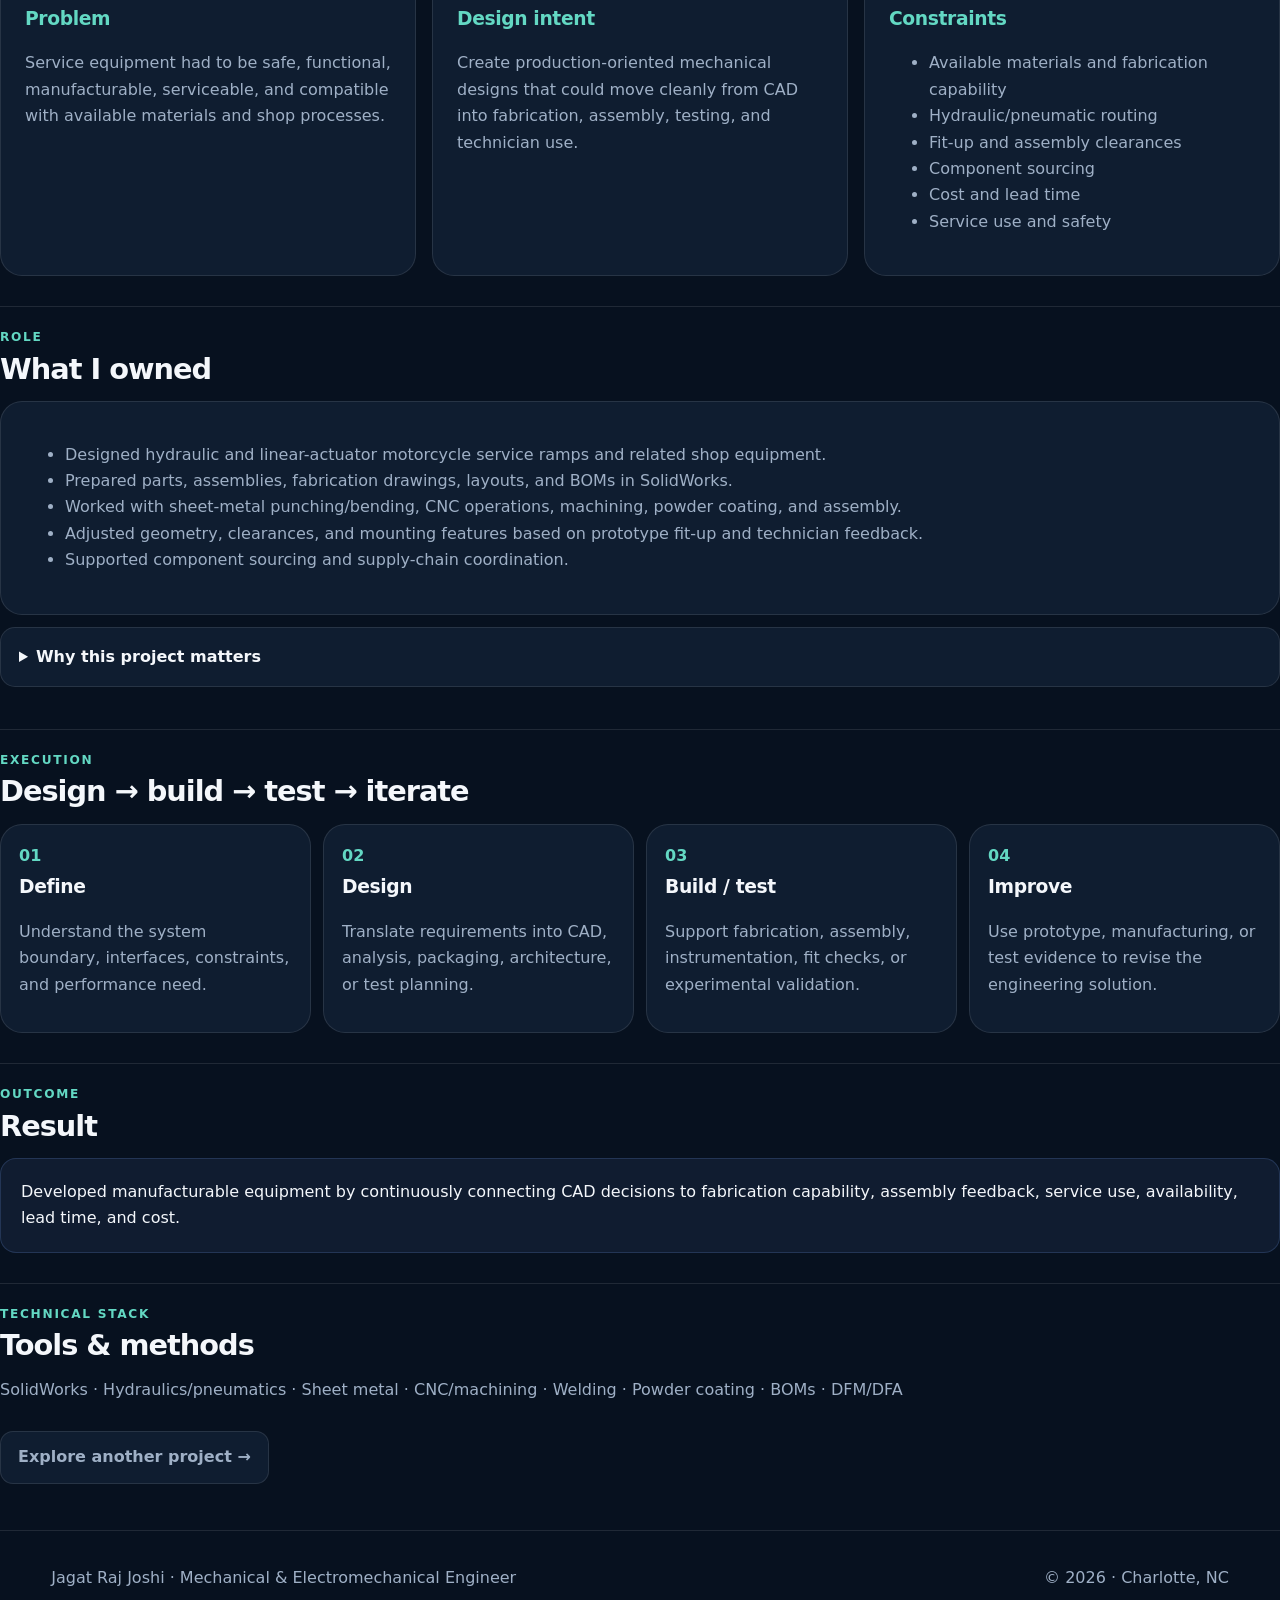
<file: projects/protech-products.html>
<!doctype html>
<html lang="en">
<head>
  <link rel="icon" href="/assets/images/favicon.svg" type="image/svg+xml">
  <meta charset="utf-8">
  <meta name="viewport" content="width=device-width,initial-scale=1">
  <meta name="description" content="Automotive Service Equipment — engineering case study by Jagat Raj Joshi.">
  <title>Automotive Service Equipment | Jagat Raj Joshi</title>
  <link rel="stylesheet" href="/assets/css/styles.css">
</head>
<body>

<a class="skip-link" href="#main">Skip to content</a>
<nav class="nav">
  <div class="container nav-inner">
    <a class="brand" href="/"><span>J</span>agat Raj Joshi</a>
    <div class="nav-links">
      <a href="/#projects">Projects</a>
      <a href="/#experience">Experience</a>
      <a href="/#skills">Skills</a>
      <a href="/#research">Research</a>
      <a href="/#contact">Contact</a>
    </div>
    <div class="nav-actions">
      <button class="icon-btn" data-theme-toggle aria-label="Toggle color theme">☀</button>
      <button class="icon-btn menu-btn" data-menu aria-label="Open navigation menu">☰</button>
    </div>
  </div>
</nav>

<main id="main">
<header class="project-hero">
  <div class="container reveal">
    <div class="eyebrow">05 · Protech Engineering · Production-Oriented Mechanical Design</div>
    <h1>Automotive Service Equipment</h1>
    <p class="lead">Mechanical product design for two-wheeler service stations, including service ramps, hose arrangements, pumps/tools, and shop equipment.</p>
    <div class="tag-row"><span class="tag">SolidWorks</span><span class="tag">Hydraulics</span><span class="tag">Sheet Metal</span><span class="tag">DFM</span></div>
    <div class="cta-row"><a class="btn" href="/#projects">← All projects</a></div>
  </div>
</header>

<section class="project-shell">
  <div class="container case-layout">
    <aside class="case-nav">
      <div class="eyebrow">Case study</div>
      <a href="#overview">Overview</a>
      <a href="#challenge">Challenge</a>
      <a href="#ownership">My ownership</a>
      <a href="#validation">Build / validation</a>
      <a href="#result">Result</a>
      <a href="#tools">Tools</a>
    </aside>

    <article>
      <section class="case-section reveal" id="overview">
        <div class="eyebrow">At a glance</div>
        <h2>Project overview</h2>
        <p>Hydraulic and linear-actuator service equipment designed around real shop capabilities, fabrication, assembly, sourcing, and technician feedback.</p>
        <div class="metric-grid"><div class="metric"><strong>DFM</strong><span>Shop capability driven</span></div><div class="metric"><strong>Sheet metal</strong><span>Punching + bending</span></div><div class="metric"><strong>Fabrication</strong><span>CNC + welding</span></div><div class="metric"><strong>Iteration</strong><span>Technician feedback</span></div></div>
        <div class="project-gallery three"><img class="wide" src="/assets/images/protech-ramp.webp" alt="Automotive service ramp CAD"><img class="" src="/assets/images/protech-nitrogen.webp" alt="Nitrogen service equipment cabinet"><img class="" src="/assets/images/protech-injector.webp" alt="Fuel-injector service equipment"></div><p class="figure-caption">Selected non-confidential engineering visuals from my portfolio.</p></div>
      </section>

      <section class="case-section reveal" id="challenge">
        <div class="eyebrow">Engineering problem</div>
        <h2>Challenge & design intent</h2>
        <div class="triad">
          <div class="card"><h3>Problem</h3><p>Service equipment had to be safe, functional, manufacturable, serviceable, and compatible with available materials and shop processes.</p></div>
          <div class="card"><h3>Design intent</h3><p>Create production-oriented mechanical designs that could move cleanly from CAD into fabrication, assembly, testing, and technician use.</p></div>
          <div class="card"><h3>Constraints</h3><ul><li>Available materials and fabrication capability</li><li>Hydraulic/pneumatic routing</li><li>Fit-up and assembly clearances</li><li>Component sourcing</li><li>Cost and lead time</li><li>Service use and safety</li></ul></div>
        </div>
      </section>

      <section class="case-section reveal" id="ownership">
        <div class="eyebrow">Role</div>
        <h2>What I owned</h2>
        <div class="card"><ul><li>Designed hydraulic and linear-actuator motorcycle service ramps and related shop equipment.</li><li>Prepared parts, assemblies, fabrication drawings, layouts, and BOMs in SolidWorks.</li><li>Worked with sheet-metal punching/bending, CNC operations, machining, powder coating, and assembly.</li><li>Adjusted geometry, clearances, and mounting features based on prototype fit-up and technician feedback.</li><li>Supported component sourcing and supply-chain coordination.</li></ul></div>
        <details>
          <summary>Why this project matters</summary>
          <p>This project demonstrates my preferred engineering workflow: connect system requirements to mechanical design, move the design into real hardware, observe actual behavior, and use evidence from fabrication or testing to guide the next iteration.</p>
        </details>
      </section>

      <section class="case-section reveal" id="validation">
        <div class="eyebrow">Execution</div>
        <h2>Design → build → test → iterate</h2>
        <div class="process">
          <div class="card"><b>01</b><h3>Define</h3><p>Understand the system boundary, interfaces, constraints, and performance need.</p></div>
          <div class="card"><b>02</b><h3>Design</h3><p>Translate requirements into CAD, analysis, packaging, architecture, or test planning.</p></div>
          <div class="card"><b>03</b><h3>Build / test</h3><p>Support fabrication, assembly, instrumentation, fit checks, or experimental validation.</p></div>
          <div class="card"><b>04</b><h3>Improve</h3><p>Use prototype, manufacturing, or test evidence to revise the engineering solution.</p></div>
        </div>
      </section>

      <section class="case-section reveal" id="result">
        <div class="eyebrow">Outcome</div>
        <h2>Result</h2>
        <div class="callout">Developed manufacturable equipment by continuously connecting CAD decisions to fabrication capability, assembly feedback, service use, availability, lead time, and cost.</div>
      </section>

      <section class="case-section reveal" id="tools">
        <div class="eyebrow">Technical stack</div>
        <h2>Tools & methods</h2>
        <p>SolidWorks · Hydraulics/pneumatics · Sheet metal · CNC/machining · Welding · Powder coating · BOMs · DFM/DFA</p>
        <p style="margin-top:28px"><a class="btn" href="/#projects">Explore another project →</a></p>
      </section>
    </article>
  </div>
</section>
</main>

<footer class="footer">
  <div class="container footer-row">
    <div>Jagat Raj Joshi · Mechanical & Electromechanical Engineer</div>
    <div>© <span id="year"></span> · Charlotte, NC</div>
  </div>
</footer>
<script src="/assets/js/main.js"></script>

</body>
</html>
</file>
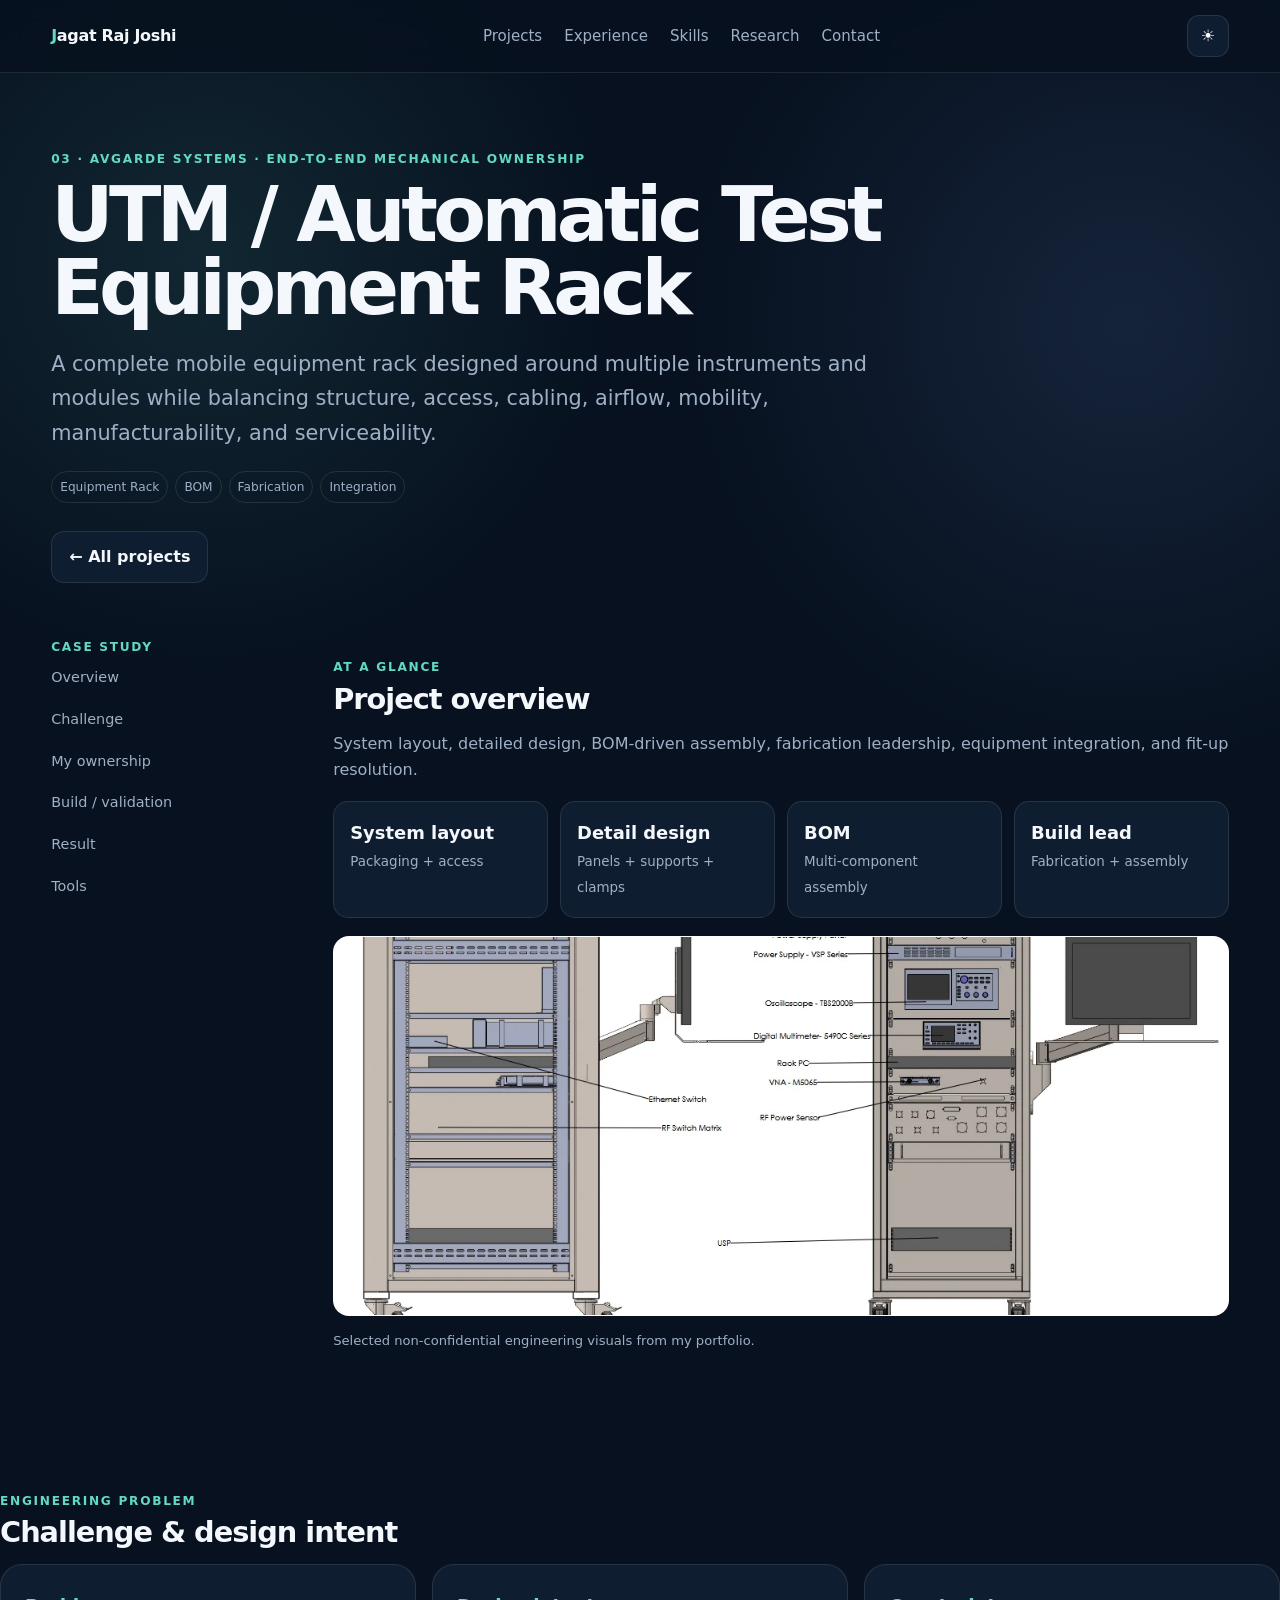
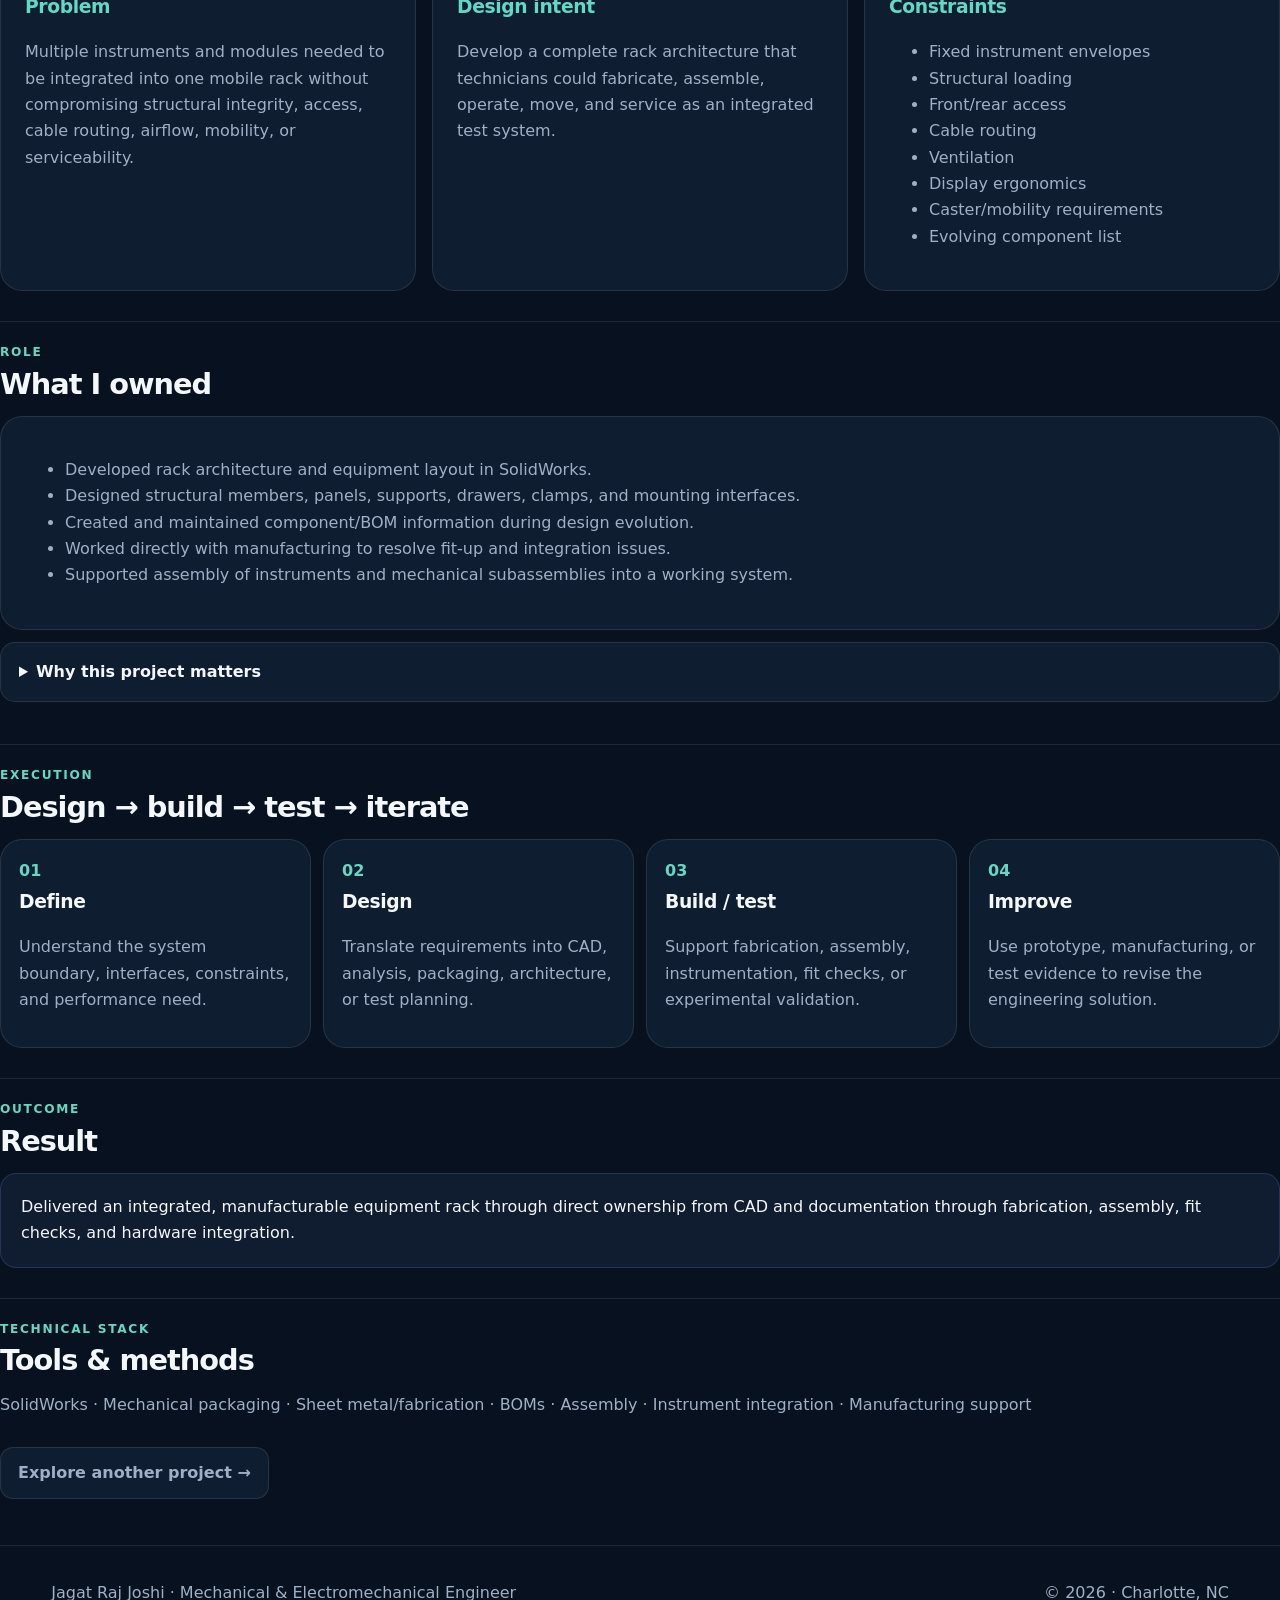
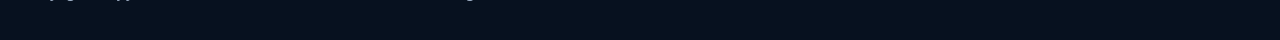
<file: projects/utm-rack.html>
<!doctype html>
<html lang="en">
<head>
  <link rel="icon" href="/assets/images/favicon.svg" type="image/svg+xml">
  <meta charset="utf-8">
  <meta name="viewport" content="width=device-width,initial-scale=1">
  <meta name="description" content="UTM / Automatic Test Equipment Rack — engineering case study by Jagat Raj Joshi.">
  <title>UTM / Automatic Test Equipment Rack | Jagat Raj Joshi</title>
  <link rel="stylesheet" href="/assets/css/styles.css">
</head>
<body>

<a class="skip-link" href="#main">Skip to content</a>
<nav class="nav">
  <div class="container nav-inner">
    <a class="brand" href="/"><span>J</span>agat Raj Joshi</a>
    <div class="nav-links">
      <a href="/#projects">Projects</a>
      <a href="/#experience">Experience</a>
      <a href="/#skills">Skills</a>
      <a href="/#research">Research</a>
      <a href="/#contact">Contact</a>
    </div>
    <div class="nav-actions">
      <button class="icon-btn" data-theme-toggle aria-label="Toggle color theme">☀</button>
      <button class="icon-btn menu-btn" data-menu aria-label="Open navigation menu">☰</button>
    </div>
  </div>
</nav>

<main id="main">
<header class="project-hero">
  <div class="container reveal">
    <div class="eyebrow">03 · Avgarde Systems · End-to-End Mechanical Ownership</div>
    <h1>UTM / Automatic Test Equipment Rack</h1>
    <p class="lead">A complete mobile equipment rack designed around multiple instruments and modules while balancing structure, access, cabling, airflow, mobility, manufacturability, and serviceability.</p>
    <div class="tag-row"><span class="tag">Equipment Rack</span><span class="tag">BOM</span><span class="tag">Fabrication</span><span class="tag">Integration</span></div>
    <div class="cta-row"><a class="btn" href="/#projects">← All projects</a></div>
  </div>
</header>

<section class="project-shell">
  <div class="container case-layout">
    <aside class="case-nav">
      <div class="eyebrow">Case study</div>
      <a href="#overview">Overview</a>
      <a href="#challenge">Challenge</a>
      <a href="#ownership">My ownership</a>
      <a href="#validation">Build / validation</a>
      <a href="#result">Result</a>
      <a href="#tools">Tools</a>
    </aside>

    <article>
      <section class="case-section reveal" id="overview">
        <div class="eyebrow">At a glance</div>
        <h2>Project overview</h2>
        <p>System layout, detailed design, BOM-driven assembly, fabrication leadership, equipment integration, and fit-up resolution.</p>
        <div class="metric-grid"><div class="metric"><strong>System layout</strong><span>Packaging + access</span></div><div class="metric"><strong>Detail design</strong><span>Panels + supports + clamps</span></div><div class="metric"><strong>BOM</strong><span>Multi-component assembly</span></div><div class="metric"><strong>Build lead</strong><span>Fabrication + assembly</span></div></div>
        <div class="project-gallery"><img class="wide" src="/assets/images/utm-rack.webp" alt="Automatic test equipment rack system layout and equipment placement"></div><p class="figure-caption">Selected non-confidential engineering visuals from my portfolio.</p></div>
      </section>

      <section class="case-section reveal" id="challenge">
        <div class="eyebrow">Engineering problem</div>
        <h2>Challenge & design intent</h2>
        <div class="triad">
          <div class="card"><h3>Problem</h3><p>Multiple instruments and modules needed to be integrated into one mobile rack without compromising structural integrity, access, cable routing, airflow, mobility, or serviceability.</p></div>
          <div class="card"><h3>Design intent</h3><p>Develop a complete rack architecture that technicians could fabricate, assemble, operate, move, and service as an integrated test system.</p></div>
          <div class="card"><h3>Constraints</h3><ul><li>Fixed instrument envelopes</li><li>Structural loading</li><li>Front/rear access</li><li>Cable routing</li><li>Ventilation</li><li>Display ergonomics</li><li>Caster/mobility requirements</li><li>Evolving component list</li></ul></div>
        </div>
      </section>

      <section class="case-section reveal" id="ownership">
        <div class="eyebrow">Role</div>
        <h2>What I owned</h2>
        <div class="card"><ul><li>Developed rack architecture and equipment layout in SolidWorks.</li><li>Designed structural members, panels, supports, drawers, clamps, and mounting interfaces.</li><li>Created and maintained component/BOM information during design evolution.</li><li>Worked directly with manufacturing to resolve fit-up and integration issues.</li><li>Supported assembly of instruments and mechanical subassemblies into a working system.</li></ul></div>
        <details>
          <summary>Why this project matters</summary>
          <p>This project demonstrates my preferred engineering workflow: connect system requirements to mechanical design, move the design into real hardware, observe actual behavior, and use evidence from fabrication or testing to guide the next iteration.</p>
        </details>
      </section>

      <section class="case-section reveal" id="validation">
        <div class="eyebrow">Execution</div>
        <h2>Design → build → test → iterate</h2>
        <div class="process">
          <div class="card"><b>01</b><h3>Define</h3><p>Understand the system boundary, interfaces, constraints, and performance need.</p></div>
          <div class="card"><b>02</b><h3>Design</h3><p>Translate requirements into CAD, analysis, packaging, architecture, or test planning.</p></div>
          <div class="card"><b>03</b><h3>Build / test</h3><p>Support fabrication, assembly, instrumentation, fit checks, or experimental validation.</p></div>
          <div class="card"><b>04</b><h3>Improve</h3><p>Use prototype, manufacturing, or test evidence to revise the engineering solution.</p></div>
        </div>
      </section>

      <section class="case-section reveal" id="result">
        <div class="eyebrow">Outcome</div>
        <h2>Result</h2>
        <div class="callout">Delivered an integrated, manufacturable equipment rack through direct ownership from CAD and documentation through fabrication, assembly, fit checks, and hardware integration.</div>
      </section>

      <section class="case-section reveal" id="tools">
        <div class="eyebrow">Technical stack</div>
        <h2>Tools & methods</h2>
        <p>SolidWorks · Mechanical packaging · Sheet metal/fabrication · BOMs · Assembly · Instrument integration · Manufacturing support</p>
        <p style="margin-top:28px"><a class="btn" href="/#projects">Explore another project →</a></p>
      </section>
    </article>
  </div>
</section>
</main>

<footer class="footer">
  <div class="container footer-row">
    <div>Jagat Raj Joshi · Mechanical & Electromechanical Engineer</div>
    <div>© <span id="year"></span> · Charlotte, NC</div>
  </div>
</footer>
<script src="/assets/js/main.js"></script>

</body>
</html>
</file>
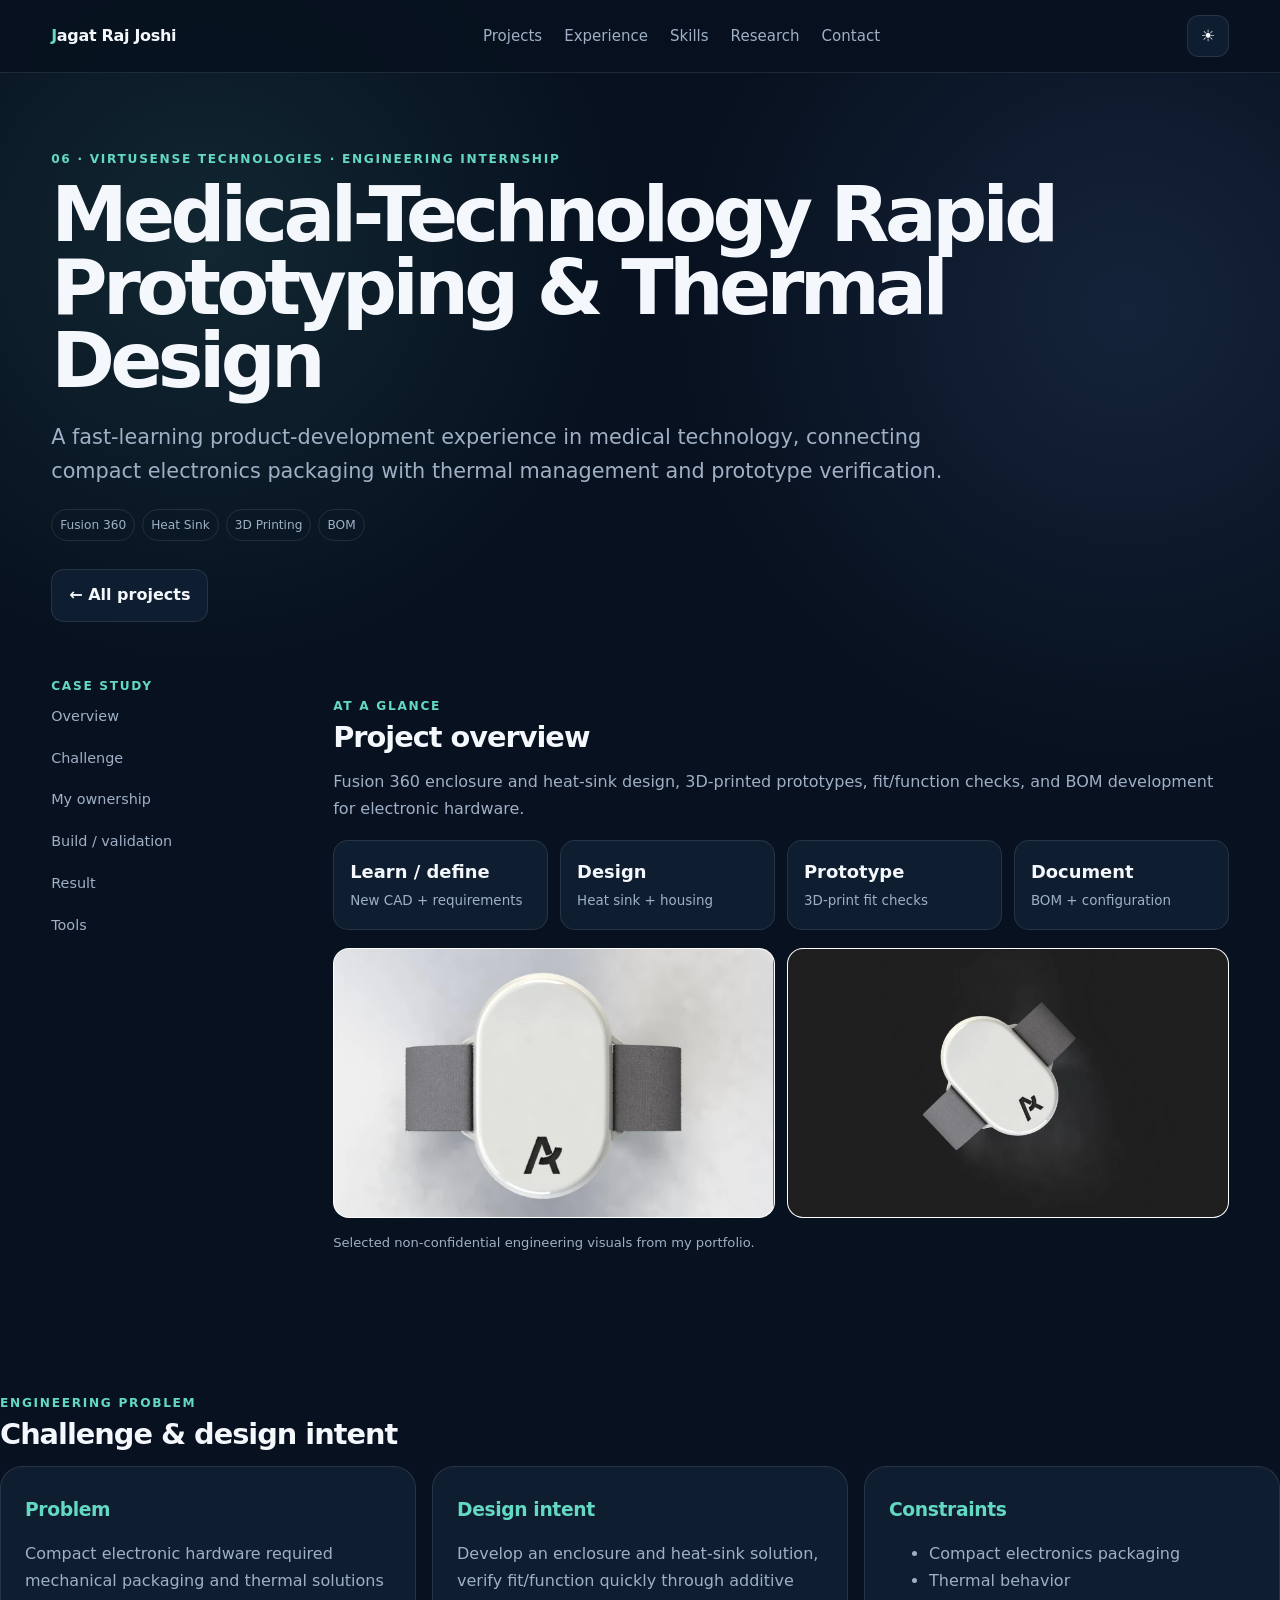
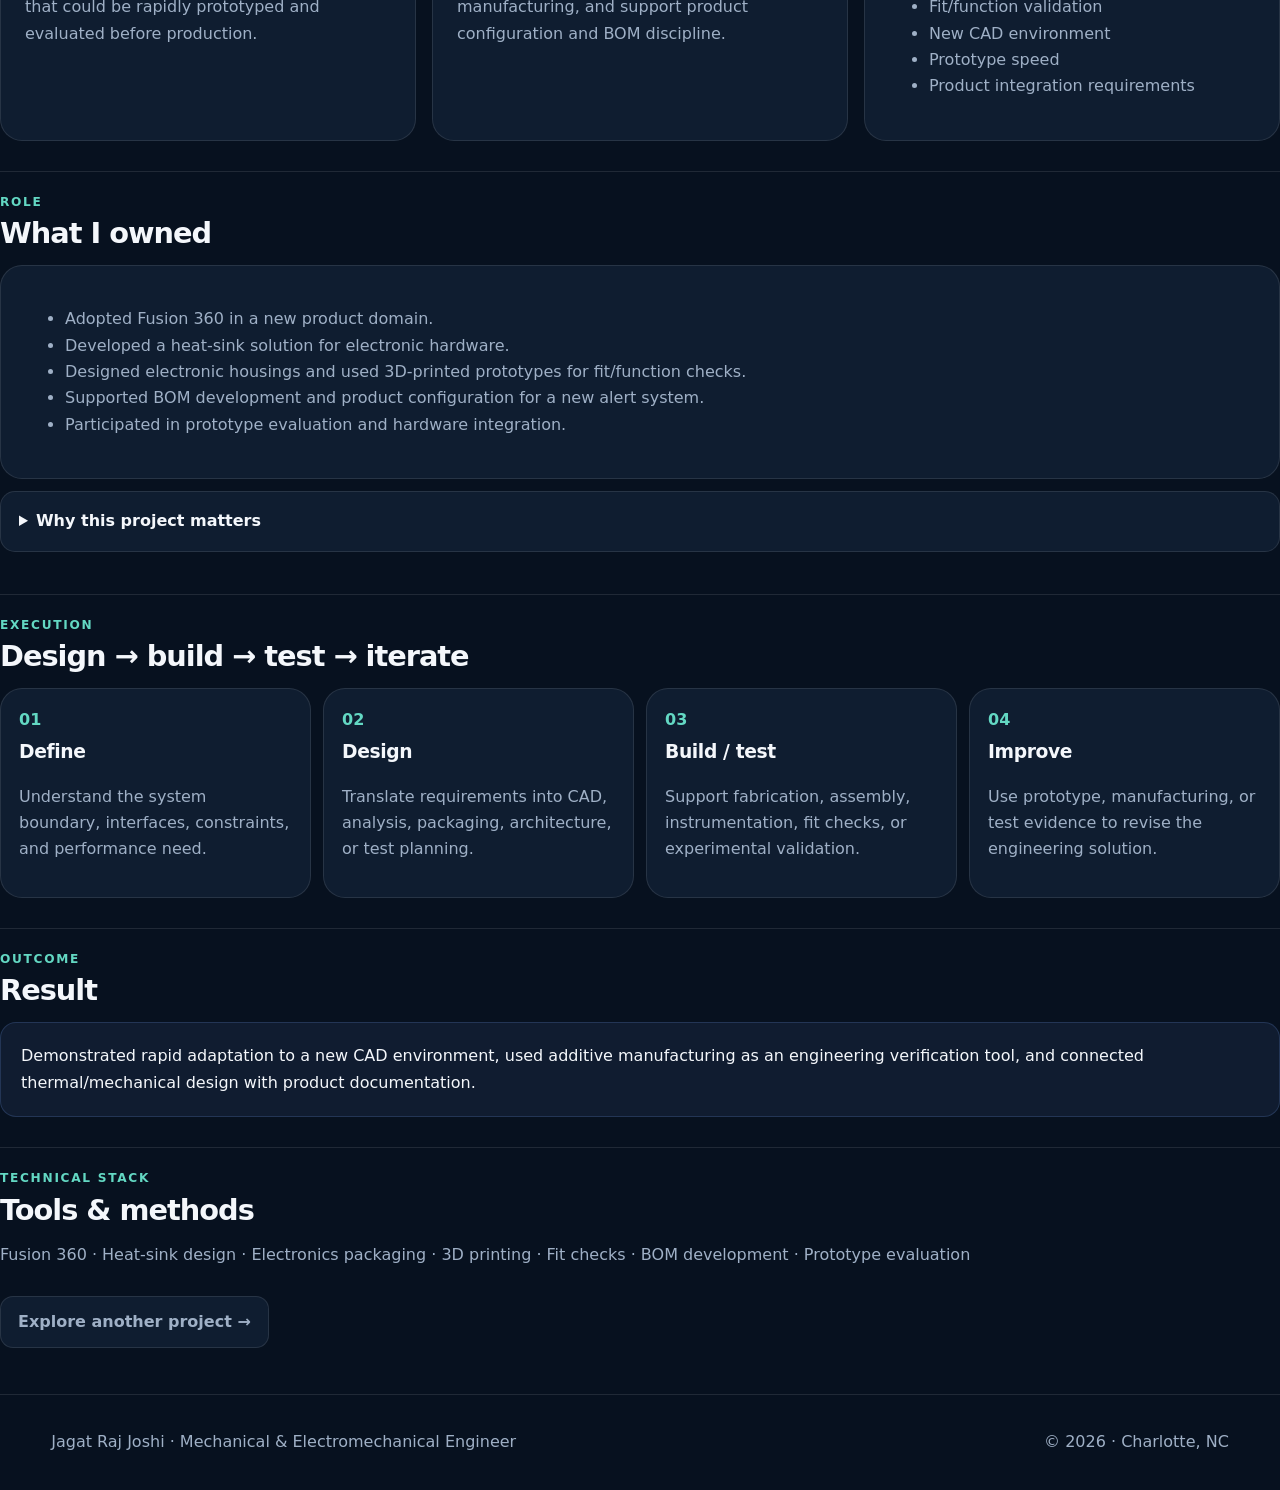
<file: projects/virtusense-device.html>
<!doctype html>
<html lang="en">
<head>
  <link rel="icon" href="/assets/images/favicon.svg" type="image/svg+xml">
  <meta charset="utf-8">
  <meta name="viewport" content="width=device-width,initial-scale=1">
  <meta name="description" content="Medical-Technology Rapid Prototyping & Thermal Design — engineering case study by Jagat Raj Joshi.">
  <title>Medical-Technology Rapid Prototyping & Thermal Design | Jagat Raj Joshi</title>
  <link rel="stylesheet" href="/assets/css/styles.css">
</head>
<body>

<a class="skip-link" href="#main">Skip to content</a>
<nav class="nav">
  <div class="container nav-inner">
    <a class="brand" href="/"><span>J</span>agat Raj Joshi</a>
    <div class="nav-links">
      <a href="/#projects">Projects</a>
      <a href="/#experience">Experience</a>
      <a href="/#skills">Skills</a>
      <a href="/#research">Research</a>
      <a href="/#contact">Contact</a>
    </div>
    <div class="nav-actions">
      <button class="icon-btn" data-theme-toggle aria-label="Toggle color theme">☀</button>
      <button class="icon-btn menu-btn" data-menu aria-label="Open navigation menu">☰</button>
    </div>
  </div>
</nav>

<main id="main">
<header class="project-hero">
  <div class="container reveal">
    <div class="eyebrow">06 · VirtuSense Technologies · Engineering Internship</div>
    <h1>Medical-Technology Rapid Prototyping & Thermal Design</h1>
    <p class="lead">A fast-learning product-development experience in medical technology, connecting compact electronics packaging with thermal management and prototype verification.</p>
    <div class="tag-row"><span class="tag">Fusion 360</span><span class="tag">Heat Sink</span><span class="tag">3D Printing</span><span class="tag">BOM</span></div>
    <div class="cta-row"><a class="btn" href="/#projects">← All projects</a></div>
  </div>
</header>

<section class="project-shell">
  <div class="container case-layout">
    <aside class="case-nav">
      <div class="eyebrow">Case study</div>
      <a href="#overview">Overview</a>
      <a href="#challenge">Challenge</a>
      <a href="#ownership">My ownership</a>
      <a href="#validation">Build / validation</a>
      <a href="#result">Result</a>
      <a href="#tools">Tools</a>
    </aside>

    <article>
      <section class="case-section reveal" id="overview">
        <div class="eyebrow">At a glance</div>
        <h2>Project overview</h2>
        <p>Fusion 360 enclosure and heat-sink design, 3D-printed prototypes, fit/function checks, and BOM development for electronic hardware.</p>
        <div class="metric-grid"><div class="metric"><strong>Learn / define</strong><span>New CAD + requirements</span></div><div class="metric"><strong>Design</strong><span>Heat sink + housing</span></div><div class="metric"><strong>Prototype</strong><span>3D-print fit checks</span></div><div class="metric"><strong>Document</strong><span>BOM + configuration</span></div></div>
        <div class="project-gallery"><img class="" src="/assets/images/virtusense-device-1.webp" alt="Product / enclosure concept used as a representative non-confidential visual"><img class="" src="/assets/images/virtusense-device-2.webp" alt="Representative product-development visual"></div><p class="figure-caption">Selected non-confidential engineering visuals from my portfolio.</p></div>
      </section>

      <section class="case-section reveal" id="challenge">
        <div class="eyebrow">Engineering problem</div>
        <h2>Challenge & design intent</h2>
        <div class="triad">
          <div class="card"><h3>Problem</h3><p>Compact electronic hardware required mechanical packaging and thermal solutions that could be rapidly prototyped and evaluated before production.</p></div>
          <div class="card"><h3>Design intent</h3><p>Develop an enclosure and heat-sink solution, verify fit/function quickly through additive manufacturing, and support product configuration and BOM discipline.</p></div>
          <div class="card"><h3>Constraints</h3><ul><li>Compact electronics packaging</li><li>Thermal behavior</li><li>Fit/function validation</li><li>New CAD environment</li><li>Prototype speed</li><li>Product integration requirements</li></ul></div>
        </div>
      </section>

      <section class="case-section reveal" id="ownership">
        <div class="eyebrow">Role</div>
        <h2>What I owned</h2>
        <div class="card"><ul><li>Adopted Fusion 360 in a new product domain.</li><li>Developed a heat-sink solution for electronic hardware.</li><li>Designed electronic housings and used 3D-printed prototypes for fit/function checks.</li><li>Supported BOM development and product configuration for a new alert system.</li><li>Participated in prototype evaluation and hardware integration.</li></ul></div>
        <details>
          <summary>Why this project matters</summary>
          <p>This project demonstrates my preferred engineering workflow: connect system requirements to mechanical design, move the design into real hardware, observe actual behavior, and use evidence from fabrication or testing to guide the next iteration.</p>
        </details>
      </section>

      <section class="case-section reveal" id="validation">
        <div class="eyebrow">Execution</div>
        <h2>Design → build → test → iterate</h2>
        <div class="process">
          <div class="card"><b>01</b><h3>Define</h3><p>Understand the system boundary, interfaces, constraints, and performance need.</p></div>
          <div class="card"><b>02</b><h3>Design</h3><p>Translate requirements into CAD, analysis, packaging, architecture, or test planning.</p></div>
          <div class="card"><b>03</b><h3>Build / test</h3><p>Support fabrication, assembly, instrumentation, fit checks, or experimental validation.</p></div>
          <div class="card"><b>04</b><h3>Improve</h3><p>Use prototype, manufacturing, or test evidence to revise the engineering solution.</p></div>
        </div>
      </section>

      <section class="case-section reveal" id="result">
        <div class="eyebrow">Outcome</div>
        <h2>Result</h2>
        <div class="callout">Demonstrated rapid adaptation to a new CAD environment, used additive manufacturing as an engineering verification tool, and connected thermal/mechanical design with product documentation.</div>
      </section>

      <section class="case-section reveal" id="tools">
        <div class="eyebrow">Technical stack</div>
        <h2>Tools & methods</h2>
        <p>Fusion 360 · Heat-sink design · Electronics packaging · 3D printing · Fit checks · BOM development · Prototype evaluation</p>
        <p style="margin-top:28px"><a class="btn" href="/#projects">Explore another project →</a></p>
      </section>
    </article>
  </div>
</section>
</main>

<footer class="footer">
  <div class="container footer-row">
    <div>Jagat Raj Joshi · Mechanical & Electromechanical Engineer</div>
    <div>© <span id="year"></span> · Charlotte, NC</div>
  </div>
</footer>
<script src="/assets/js/main.js"></script>

</body>
</html>
</file>
<file: assets/css/styles.css>
:root{
  --bg:#07111f;
  --bg2:#0b1727;
  --panel:#0f1d30;
  --panel2:#13243a;
  --text:#f4f7fb;
  --muted:#9fb0c6;
  --line:rgba(255,255,255,.10);
  --accent:#63d8c3;
  --accent2:#7ca7ff;
  --warm:#f0b870;
  --shadow:0 18px 55px rgba(0,0,0,.28);
  --radius:22px;
  --max:1180px;
}
[data-theme="light"]{
  --bg:#f5f8fb;
  --bg2:#edf3f7;
  --panel:#ffffff;
  --panel2:#f3f7fa;
  --text:#102030;
  --muted:#5b6c7f;
  --line:rgba(15,35,55,.12);
  --accent:#167d71;
  --accent2:#315ecf;
  --warm:#9b650f;
  --shadow:0 18px 55px rgba(40,65,85,.12);
}
*{box-sizing:border-box}
html{scroll-behavior:smooth}
body{
  margin:0;
  background:
    radial-gradient(circle at 16% 8%, rgba(99,216,195,.11), transparent 26rem),
    radial-gradient(circle at 88% 10%, rgba(124,167,255,.12), transparent 28rem),
    var(--bg);
  color:var(--text);
  font-family:Inter,ui-sans-serif,system-ui,-apple-system,BlinkMacSystemFont,"Segoe UI",sans-serif;
  line-height:1.65;
  transition:background .25s,color .25s;
}
a{color:inherit;text-decoration:none}
button{font:inherit}
img{max-width:100%;display:block}
.container{width:min(var(--max),92%);margin:auto}
.skip-link{position:absolute;left:-9999px}
.skip-link:focus{left:1rem;top:1rem;z-index:1000;background:var(--panel);padding:.7rem 1rem;border-radius:10px}

.nav{
  position:sticky;top:0;z-index:50;
  background:color-mix(in srgb, var(--bg) 80%, transparent);
  backdrop-filter:blur(14px);
  border-bottom:1px solid var(--line);
}
.nav-inner{min-height:72px;display:flex;align-items:center;justify-content:space-between;gap:18px}
.brand{font-weight:850;letter-spacing:-.02em}
.brand span{color:var(--accent)}
.nav-links{display:flex;align-items:center;gap:22px}
.nav-links a{font-size:.94rem;color:var(--muted)}
.nav-links a:hover,.nav-links a.active{color:var(--text)}
.nav-actions{display:flex;align-items:center;gap:10px}
.icon-btn{
  border:1px solid var(--line);background:var(--panel);color:var(--text);
  width:42px;height:42px;border-radius:12px;cursor:pointer
}
.menu-btn{display:none}

.hero{padding:92px 0 68px;min-height:78vh;display:flex;align-items:center}
.hero-grid{display:grid;grid-template-columns:1.15fr .85fr;gap:54px;align-items:center}
.eyebrow{
  color:var(--accent);font-weight:800;letter-spacing:.14em;
  text-transform:uppercase;font-size:.76rem
}
h1{font-size:clamp(3.2rem,7vw,6.3rem);line-height:.95;letter-spacing:-.06em;margin:.6rem 0 1.4rem}
h2{font-size:clamp(2rem,4vw,3.15rem);line-height:1.08;letter-spacing:-.035em;margin:.4rem 0 1rem}
h3{margin:.2rem 0 .45rem;letter-spacing:-.02em}
.lead{font-size:clamp(1.05rem,2vw,1.3rem);color:var(--muted);max-width:780px}
.hero-copy .lead{max-width:720px}
.hero-card{
  position:relative;overflow:hidden;padding:28px;border:1px solid var(--line);
  border-radius:28px;background:linear-gradient(155deg,var(--panel),var(--panel2));
  box-shadow:var(--shadow)
}
.hero-card:before{
  content:"";position:absolute;width:240px;height:240px;border-radius:50%;
  right:-80px;top:-100px;background:radial-gradient(circle,rgba(99,216,195,.3),transparent 68%)
}
.flow{display:grid;grid-template-columns:repeat(5,1fr);gap:8px;margin-top:26px}
.flow-step{padding:12px 8px;border:1px solid var(--line);border-radius:13px;text-align:center;font-size:.78rem;color:var(--muted)}
.flow-step strong{display:block;color:var(--text);font-size:.82rem}
.status{
  display:inline-flex;align-items:center;gap:8px;margin-top:18px;color:var(--muted);font-size:.92rem
}
.status-dot{width:9px;height:9px;border-radius:50%;background:var(--accent);box-shadow:0 0 0 6px rgba(99,216,195,.1)}
.cta-row{display:flex;gap:12px;flex-wrap:wrap;margin-top:28px}
.btn{
  display:inline-flex;align-items:center;gap:8px;padding:12px 17px;border-radius:13px;
  border:1px solid var(--line);background:var(--panel);font-weight:750;transition:.2s transform,.2s background
}
.btn:hover{transform:translateY(-2px)}
.btn.primary{background:var(--accent);color:#05231f;border-color:transparent}
.btn.ghost{background:transparent}

.stats{display:grid;grid-template-columns:repeat(4,1fr);gap:14px;margin-top:24px}
.stat{padding:18px;border:1px solid var(--line);border-radius:16px;background:rgba(255,255,255,.025)}
.stat strong{display:block;font-size:1.3rem}
.stat span{color:var(--muted);font-size:.88rem}

.section{padding:78px 0}
.section.soft{background:linear-gradient(180deg,transparent,rgba(255,255,255,.018),transparent)}
.section-head{display:flex;justify-content:space-between;gap:30px;align-items:end;margin-bottom:30px}
.section-head p{max-width:620px;color:var(--muted);margin:0}

.filter-row{display:flex;gap:9px;flex-wrap:wrap;margin-bottom:24px}
.filter{
  border:1px solid var(--line);background:var(--panel);color:var(--muted);
  border-radius:999px;padding:8px 13px;cursor:pointer
}
.filter.active,.filter:hover{color:var(--text);border-color:color-mix(in srgb,var(--accent) 50%,var(--line))}

.grid{display:grid;gap:20px}
.project-grid{grid-template-columns:repeat(3,1fr)}
.project-card{
  position:relative;overflow:hidden;display:flex;flex-direction:column;min-height:330px;
  background:linear-gradient(160deg,var(--panel),var(--panel2));
  border:1px solid var(--line);border-radius:var(--radius);padding:24px;
  transition:transform .22s,border-color .22s,box-shadow .22s
}
.project-card:hover{transform:translateY(-5px);border-color:rgba(99,216,195,.35);box-shadow:var(--shadow)}
.project-card .num{font-size:.78rem;color:var(--accent);font-weight:800;letter-spacing:.12em}
.project-card p{color:var(--muted)}
.project-card .more{margin-top:auto;color:var(--accent);font-weight:800}
.tag-row{display:flex;gap:7px;flex-wrap:wrap;margin-top:15px}
.tag{font-size:.76rem;border:1px solid var(--line);padding:5px 8px;border-radius:999px;color:var(--muted)}
.project-visual{
  height:86px;border-radius:16px;margin-bottom:18px;border:1px solid var(--line);
  background:
    linear-gradient(135deg,rgba(99,216,195,.14),rgba(124,167,255,.08)),
    repeating-linear-gradient(90deg,transparent 0 24px,rgba(255,255,255,.03) 24px 25px),
    repeating-linear-gradient(0deg,transparent 0 24px,rgba(255,255,255,.03) 24px 25px);
  display:flex;align-items:center;justify-content:center;font-size:2rem
}

.two-col{display:grid;grid-template-columns:1fr 1fr;gap:28px}
.card{border:1px solid var(--line);border-radius:var(--radius);background:var(--panel);padding:24px}
.card p,.card li{color:var(--muted)}
.timeline{display:grid;gap:0}
.timeline-item{padding:22px 0;border-bottom:1px solid var(--line)}
.timeline-item:last-child{border-bottom:none}
.meta{color:var(--accent);font-size:.86rem;font-weight:750}

.skill-grid{grid-template-columns:repeat(2,1fr)}
.skill-line{display:flex;justify-content:space-between;gap:18px;padding:11px 0;border-bottom:1px solid var(--line)}
.skill-line:last-child{border-bottom:none}
.skill-line span:last-child{color:var(--muted);text-align:right}

.quote{
  border-left:3px solid var(--accent);padding:12px 18px;
  font-size:1.15rem;background:rgba(99,216,195,.06);border-radius:0 14px 14px 0
}

/* Project case studies */
.project-hero{padding:76px 0 34px}
.project-hero h1{font-size:clamp(2.7rem,6vw,5rem)}
.project-hero .lead{max-width:900px}
.project-shell{padding:20px 0 76px}
.case-layout{display:grid;grid-template-columns:240px 1fr;gap:42px}
.case-nav{position:sticky;top:100px;align-self:start}
.case-nav a{display:block;padding:9px 0;color:var(--muted);font-size:.9rem}
.case-nav a:hover{color:var(--text)}
.case-section{padding:20px 0 30px;border-bottom:1px solid var(--line)}
.case-section:last-child{border-bottom:none}
.case-section h2{font-size:1.8rem}
.case-section p,.case-section li{color:var(--muted)}
.triad{display:grid;grid-template-columns:repeat(3,1fr);gap:16px}
.triad .card h3{color:var(--accent)}
.metric-grid{display:grid;grid-template-columns:repeat(4,1fr);gap:12px;margin:18px 0}
.metric{padding:16px;border:1px solid var(--line);border-radius:15px;background:var(--panel)}
.metric strong{display:block;font-size:1.12rem}
.metric span{color:var(--muted);font-size:.84rem}
.process{display:grid;grid-template-columns:repeat(4,1fr);gap:12px}
.process .card{padding:18px}
.process b{color:var(--accent)}
.visual-panel{
  min-height:220px;border-radius:18px;border:1px dashed rgba(124,167,255,.35);
  background:
    linear-gradient(135deg,rgba(99,216,195,.09),rgba(124,167,255,.06)),
    repeating-linear-gradient(90deg,transparent 0 30px,rgba(255,255,255,.025) 30px 31px),
    repeating-linear-gradient(0deg,transparent 0 30px,rgba(255,255,255,.025) 30px 31px);
  display:grid;place-items:center;text-align:center;padding:28px;color:var(--muted);margin:18px 0
}
.visual-panel strong{color:var(--text);display:block;margin-bottom:6px}
details{
  border:1px solid var(--line);border-radius:15px;background:var(--panel);padding:0 18px;margin:12px 0
}
summary{cursor:pointer;padding:16px 0;font-weight:780}
details p,details li{color:var(--muted)}
.table-wrap{overflow:auto}
table{width:100%;border-collapse:collapse}
th,td{padding:13px 12px;border-bottom:1px solid var(--line);text-align:left;vertical-align:top}
th{font-size:.84rem;color:var(--text)}
td{color:var(--muted)}
.callout{padding:20px;border-radius:16px;background:rgba(124,167,255,.08);border:1px solid rgba(124,167,255,.18)}

.reveal{opacity:0;transform:translateY(14px);transition:.55s ease}
.reveal.visible{opacity:1;transform:none}

.footer{border-top:1px solid var(--line);padding:34px 0;color:var(--muted)}
.footer-row{display:flex;justify-content:space-between;gap:20px;flex-wrap:wrap}

@media(max-width:980px){
  .hero-grid,.two-col,.case-layout{grid-template-columns:1fr}
  .project-grid{grid-template-columns:repeat(2,1fr)}
  .case-nav{position:static;display:flex;gap:14px;overflow:auto;padding-bottom:10px}
  .case-nav a{white-space:nowrap}
}
@media(max-width:720px){
  .nav-links{
    position:absolute;left:4%;right:4%;top:66px;display:none;flex-direction:column;
    align-items:flex-start;padding:18px;background:var(--panel);border:1px solid var(--line);border-radius:16px
  }
  .nav-links.open{display:flex}
  .menu-btn{display:inline-grid;place-items:center}
  .hero{padding-top:62px;min-height:auto}
  .project-grid,.triad,.skill-grid{grid-template-columns:1fr}
  .stats,.metric-grid,.process{grid-template-columns:repeat(2,1fr)}
  .section-head{align-items:start;flex-direction:column}
}
@media(max-width:480px){
  .stats,.metric-grid,.process,.flow{grid-template-columns:1fr}
  h1{font-size:3rem}
}


/* ===== Visual-first home page ===== */
.visual-hero{min-height:86vh;padding:78px 0 64px;overflow:hidden}
.visual-hero-grid{grid-template-columns:.92fr 1.08fr;gap:42px}
.visual-hero h1{font-size:clamp(3.5rem,7vw,6.5rem);max-width:820px}
.hero-short{font-size:1.18rem;color:var(--muted);max-width:620px;margin:0}
.mini-proof{display:flex;gap:9px;flex-wrap:wrap;margin-top:24px}
.mini-proof span{font-size:.76rem;padding:6px 9px;border:1px solid var(--line);border-radius:999px;color:var(--muted)}

.hero-collage{position:relative;min-height:560px;perspective:1000px}
.float-card{
  position:absolute;display:block;overflow:hidden;border-radius:22px;border:1px solid rgba(255,255,255,.14);
  background:var(--panel);box-shadow:0 24px 70px rgba(0,0,0,.34);transition:transform .18s ease,box-shadow .25s;
  animation:floaty 6s ease-in-out infinite
}
.float-card:hover{box-shadow:0 28px 80px rgba(0,0,0,.45);z-index:8}
.float-card img{width:100%;height:100%;object-fit:cover}
.float-card span{
  position:absolute;left:12px;bottom:11px;padding:6px 9px;border-radius:999px;
  background:rgba(5,14,25,.78);backdrop-filter:blur(8px);color:white;font-size:.72rem;font-weight:800
}
.fc-1{width:61%;height:250px;right:2%;top:20px;transform:rotate(2.5deg)}
.fc-2{width:52%;height:225px;left:0;top:195px;transform:rotate(-3deg);animation-delay:-1.6s}
.fc-3{width:42%;height:190px;right:0;bottom:18px;transform:rotate(2deg);animation-delay:-3.1s}
.fc-4{width:38%;height:165px;left:25%;bottom:0;transform:rotate(-1deg);animation-delay:-4.2s}
@keyframes floaty{0%,100%{margin-top:0}50%{margin-top:-9px}}
.orbit{position:absolute;border:1px solid rgba(99,216,195,.18);border-radius:50%;pointer-events:none}
.orbit-a{width:360px;height:360px;right:10%;top:85px;animation:spin 22s linear infinite}
.orbit-b{width:180px;height:180px;left:20%;top:40px;border-color:rgba(124,167,255,.18);animation:spin 15s linear infinite reverse}
@keyframes spin{to{transform:rotate(360deg)}}

.work-marquee{overflow:hidden;border-top:1px solid var(--line);border-bottom:1px solid var(--line);background:var(--panel)}
.marquee-track{display:flex;align-items:center;gap:24px;width:max-content;padding:12px 0;animation:marquee 25s linear infinite}
.marquee-track span{font-weight:900;letter-spacing:.12em;font-size:.78rem}
.marquee-track i{font-style:normal;color:var(--accent)}
@keyframes marquee{to{transform:translateX(-50%)}}

.compact-head{margin-bottom:22px}
.compact-head h2{margin-bottom:0}
.visual-work-grid{display:grid;grid-template-columns:1.2fr .8fr .8fr;grid-auto-rows:300px;gap:15px}
.image-project{
  position:relative;overflow:hidden;border-radius:22px;border:1px solid var(--line);
  background:#0c1726;min-height:0
}
.feature-project{grid-row:span 2}
.image-project img{width:100%;height:100%;object-fit:cover;transition:transform .55s ease,filter .4s ease}
.image-project:after{
  content:"";position:absolute;inset:0;background:linear-gradient(180deg,transparent 30%,rgba(2,8,16,.88) 100%);
  transition:background .3s
}
.image-project:hover img{transform:scale(1.055)}
.image-project:hover:after{background:linear-gradient(180deg,rgba(5,13,24,.05),rgba(2,8,16,.94))}
.image-project-overlay{position:absolute;z-index:2;left:22px;right:22px;bottom:20px;color:white}
.image-project-overlay h3{font-size:1.4rem;margin:.2rem 0}
.feature-project .image-project-overlay h3{font-size:1.8rem}
.image-project-overlay p{margin:0;color:rgba(255,255,255,.72);font-size:.9rem}
.image-project-overlay b{display:block;margin-top:9px;color:#88efdd;font-size:.84rem}
.project-kicker{text-transform:uppercase;letter-spacing:.12em;font-size:.68rem;color:#88efdd;font-weight:900}
.secondary-links{display:grid;grid-template-columns:1fr 1fr;gap:14px;margin-top:14px}
.secondary-links a{
  display:flex;justify-content:space-between;gap:18px;border:1px solid var(--line);border-radius:16px;
  padding:17px 18px;background:var(--panel)
}
.secondary-links b{color:var(--accent)}

.experience-strip{display:grid;grid-template-columns:repeat(4,1fr);gap:14px}
.exp-card{border-top:2px solid var(--accent);padding:18px 4px 8px}
.exp-card span{color:var(--accent);font-weight:900;font-size:.8rem}
.exp-card h3{margin:.4rem 0 .1rem}
.exp-card p{margin:0;font-weight:800}
.exp-card small{display:block;color:var(--muted);margin-top:7px}

.skill-visual-grid{display:grid;grid-template-columns:.7fr 1.3fr;gap:42px;align-items:center}
.capability-cloud{display:flex;gap:10px;flex-wrap:wrap;align-content:center}
.cap{
  display:inline-flex;align-items:center;min-height:46px;padding:0 16px;border-radius:999px;
  background:var(--panel);border:1px solid var(--line);color:var(--muted);transition:.2s
}
.cap:hover{transform:translateY(-3px);color:var(--text);border-color:rgba(99,216,195,.4)}
.cap-lg{font-size:1.15rem;color:var(--text);padding:0 22px;min-height:58px}

.research-band{display:grid;grid-template-columns:1.1fr 1fr 1fr;gap:30px;align-items:start}
.research-copy{border-left:1px solid var(--line);padding-left:24px}
.research-copy p,.research-copy small{color:var(--muted)}
.contact-visual{padding:100px 0;background:
  radial-gradient(circle at 80% 50%,rgba(99,216,195,.13),transparent 30rem),
  radial-gradient(circle at 15% 40%,rgba(124,167,255,.10),transparent 28rem)}
.contact-visual h2{max-width:950px;font-size:clamp(2.5rem,5vw,4.3rem)}

.project-gallery{display:grid;grid-template-columns:repeat(2,1fr);gap:12px;margin:18px 0}
.project-gallery img{width:100%;height:270px;object-fit:cover;border-radius:16px;border:1px solid var(--line);background:#fff}
.project-gallery .wide{grid-column:1/-1;height:380px}
.project-gallery.three{grid-template-columns:repeat(3,1fr)}
.project-gallery.three img{height:220px}
.figure-caption{font-size:.82rem;color:var(--muted);margin-top:-4px}

@media(prefers-reduced-motion:reduce){
  *,*::before,*::after{scroll-behavior:auto!important;animation:none!important;transition:none!important}
}
@media(max-width:980px){
  .visual-hero-grid,.skill-visual-grid,.research-band{grid-template-columns:1fr}
  .hero-collage{min-height:500px;max-width:760px}
  .visual-work-grid{grid-template-columns:1fr 1fr}
  .feature-project{grid-row:span 1;grid-column:1/-1}
  .experience-strip{grid-template-columns:1fr 1fr}
}
@media(max-width:650px){
  .visual-hero{padding-top:55px}
  .hero-collage{min-height:430px}
  .fc-1{width:70%;height:180px}.fc-2{width:58%;height:170px;top:155px}.fc-3{width:46%;height:140px}.fc-4{width:42%;height:125px}
  .visual-work-grid{display:block}
  .image-project{display:block;height:300px;margin-bottom:14px}
  .feature-project{height:360px}
  .experience-strip,.secondary-links{grid-template-columns:1fr}
  .project-gallery,.project-gallery.three{grid-template-columns:1fr}
  .project-gallery .wide{grid-column:auto;height:280px}
}

/* ===== Personal intro / journey section ===== */
.personal-intro{padding-top:64px;padding-bottom:72px}
.intro-grid{
  display:grid;grid-template-columns:.72fr 1.28fr;gap:44px;align-items:center;
  border:1px solid var(--line);border-radius:30px;padding:28px;
  background:
    radial-gradient(circle at 8% 18%,rgba(99,216,195,.14),transparent 24rem),
    linear-gradient(150deg,var(--panel),var(--panel2));
  box-shadow:var(--shadow)
}
.portrait-card{position:relative;overflow:hidden;border-radius:26px;border:1px solid var(--line);background:#eef3f6;min-height:520px}
.portrait-card img{width:100%;height:100%;min-height:520px;object-fit:cover;display:block}
.portrait-caption{
  position:absolute;left:18px;right:18px;bottom:18px;padding:14px 16px;border-radius:18px;
  background:rgba(5,14,25,.72);backdrop-filter:blur(10px);color:white;
  display:flex;flex-direction:column;gap:2px
}
.portrait-caption strong{font-size:1.1rem;letter-spacing:-.02em}
.portrait-caption span{font-size:.86rem;color:rgba(255,255,255,.74)}
.intro-story p{color:var(--muted);max-width:920px}
.intro-story .lead{font-size:1.08rem;line-height:1.72}
.journey-line{display:grid;grid-template-columns:repeat(4,1fr);gap:12px;margin-top:26px}
.journey-step{position:relative;border:1px solid var(--line);border-radius:18px;background:rgba(255,255,255,.035);padding:17px 16px;min-height:156px}
.journey-step:before{content:"";position:absolute;left:20px;right:20px;top:-7px;height:3px;border-radius:999px;background:linear-gradient(90deg,var(--accent),rgba(124,167,255,.8))}
.journey-step span{display:inline-grid;place-items:center;width:34px;height:34px;border-radius:50%;background:rgba(99,216,195,.12);color:var(--accent);font-weight:900;font-size:.78rem;margin-bottom:12px}
.journey-step b{display:block;font-size:1.05rem;margin-bottom:6px}
.journey-step small{display:block;color:var(--muted);line-height:1.45}

@media(max-width:980px){
  .intro-grid{grid-template-columns:1fr;padding:22px}
  .portrait-card{max-width:420px;min-height:500px;margin:auto;width:100%}
  .journey-line{grid-template-columns:1fr 1fr}
}
@media(max-width:650px){
  .portrait-card,.portrait-card img{min-height:420px}
  .journey-line{grid-template-columns:1fr}
  .intro-grid{border-radius:22px}
}
</file>
